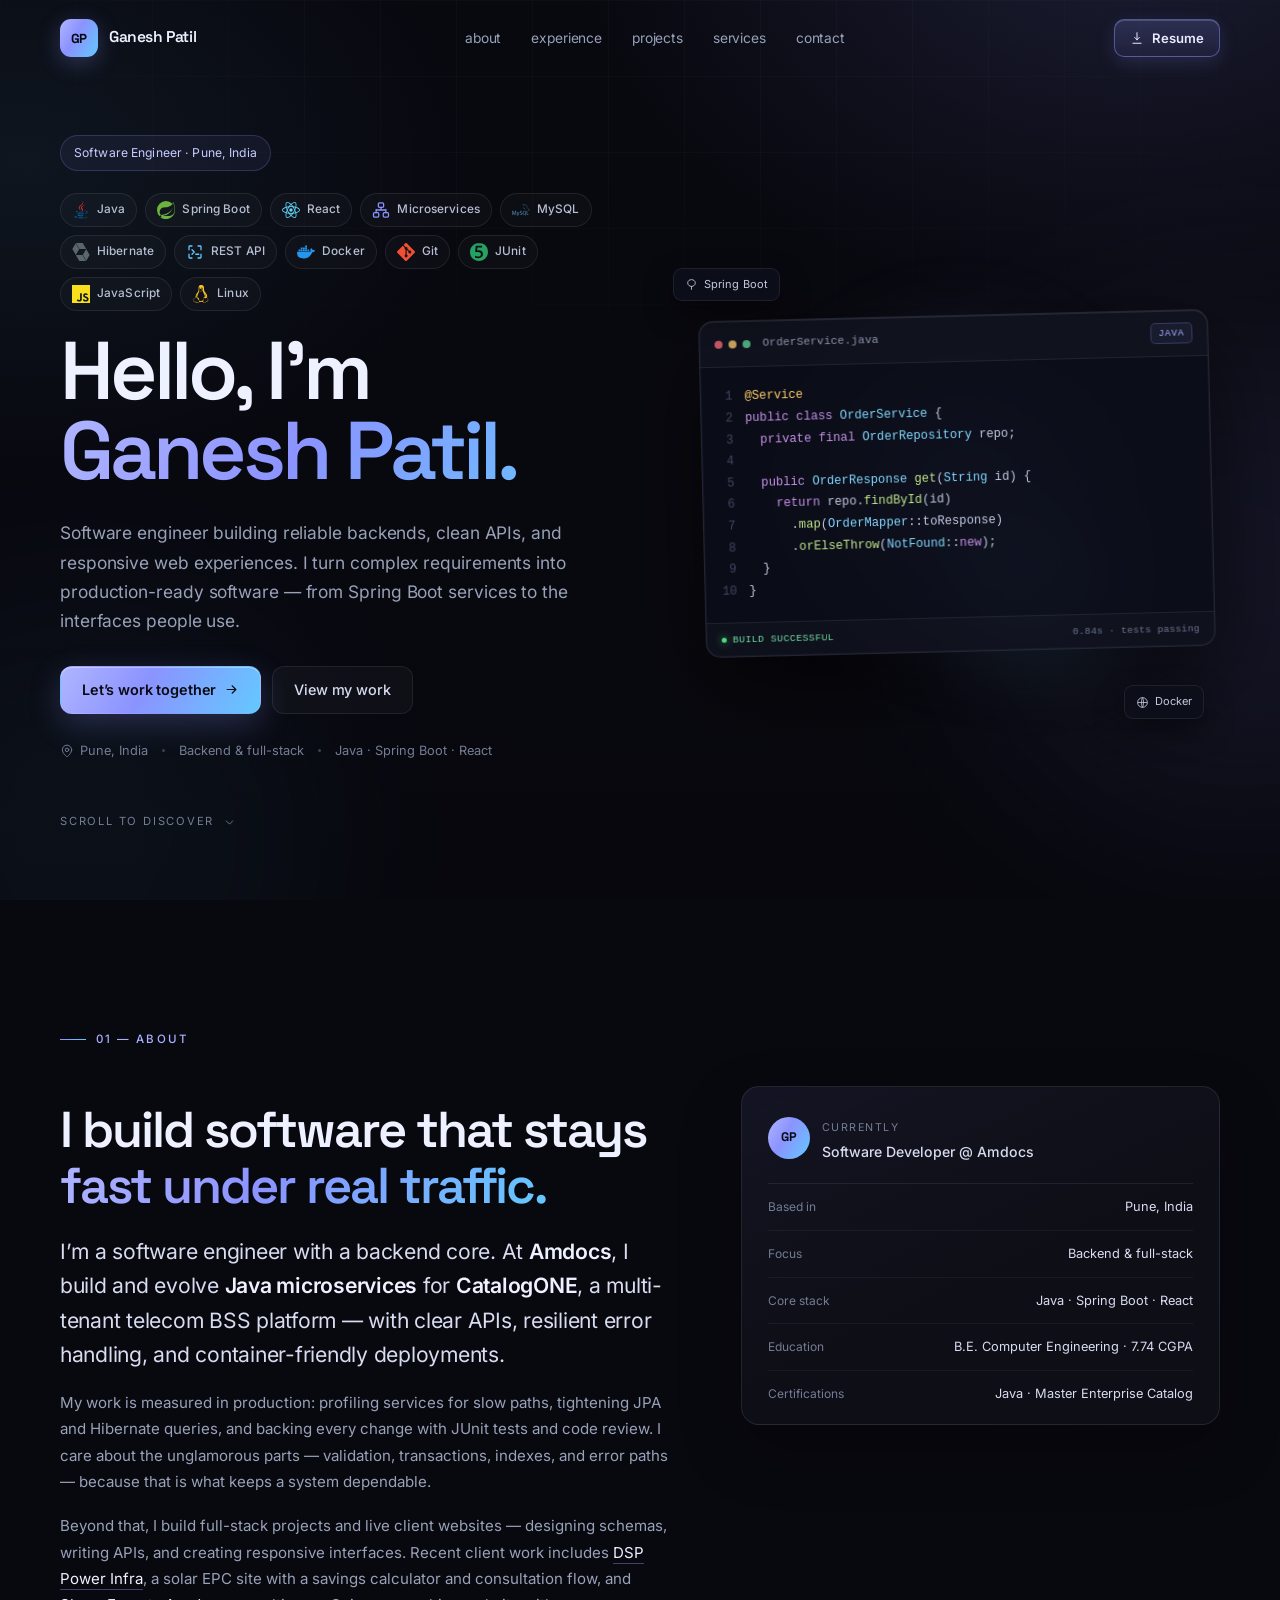
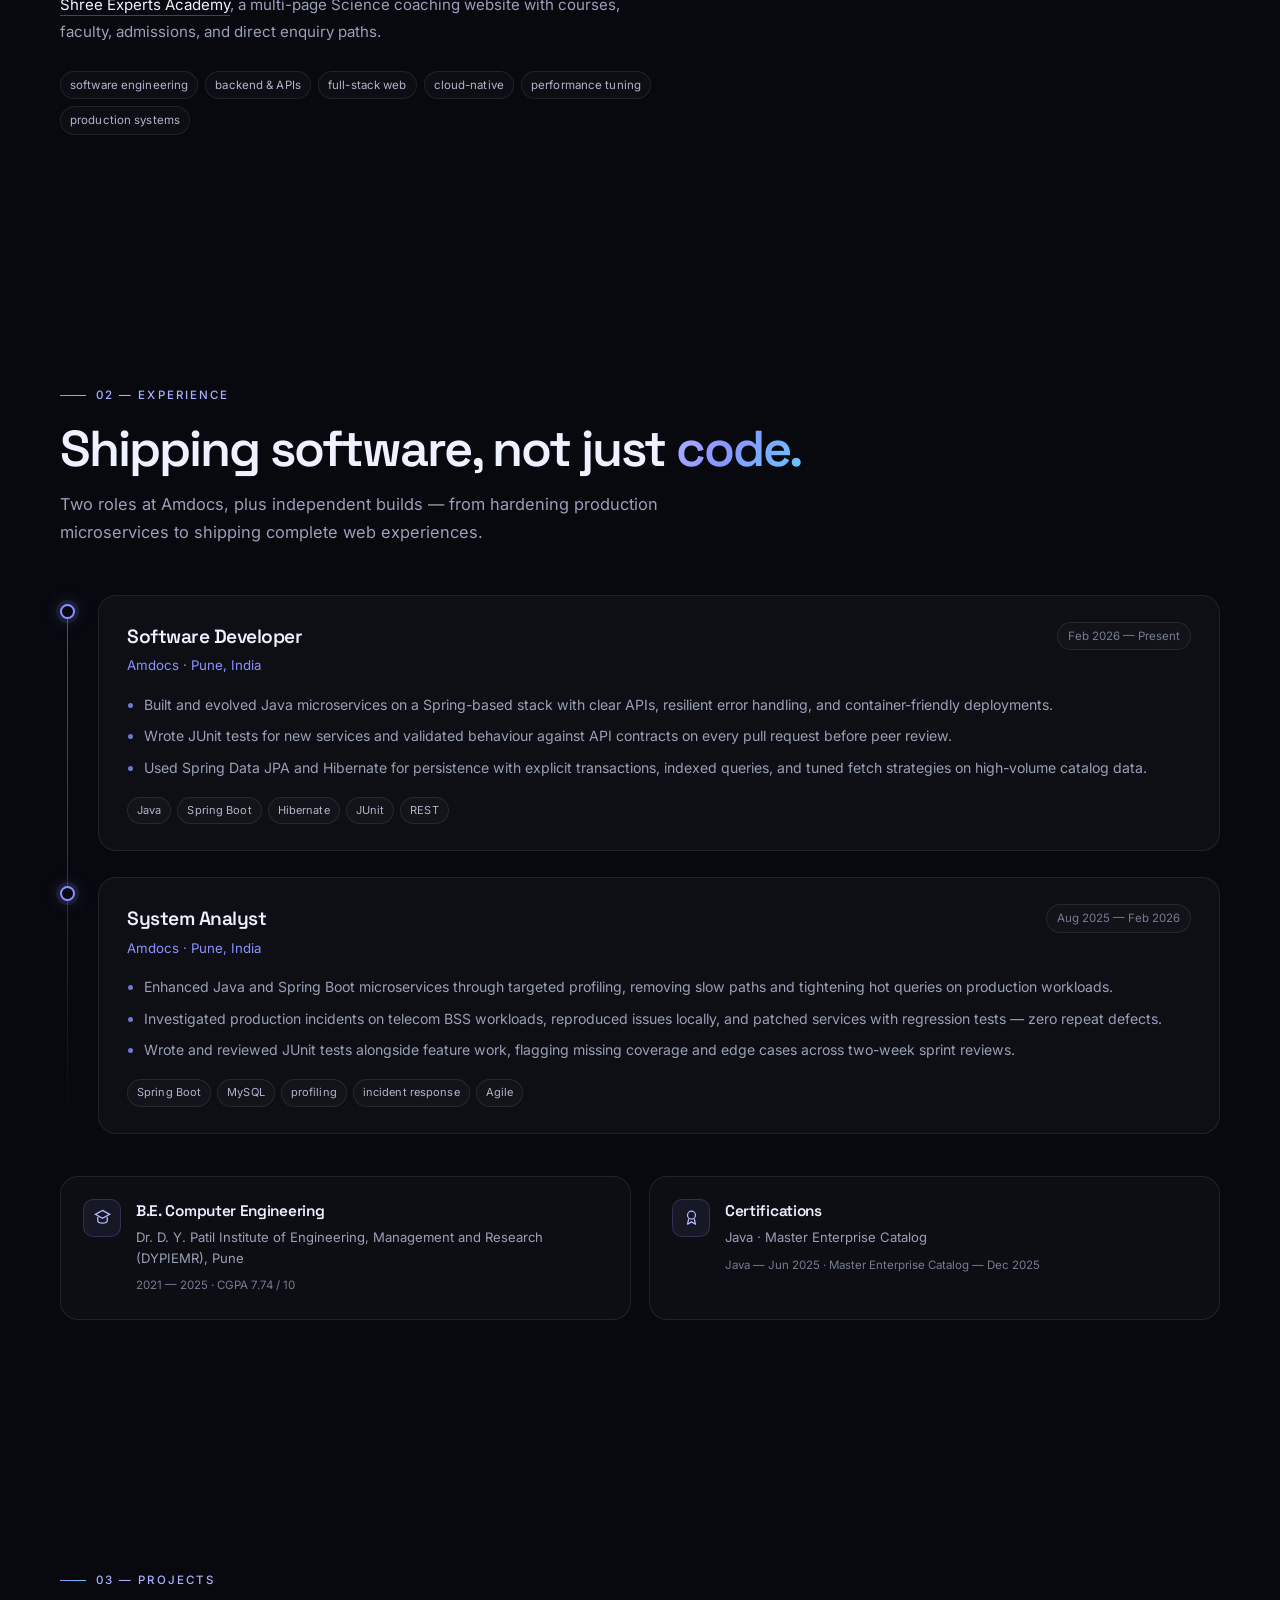
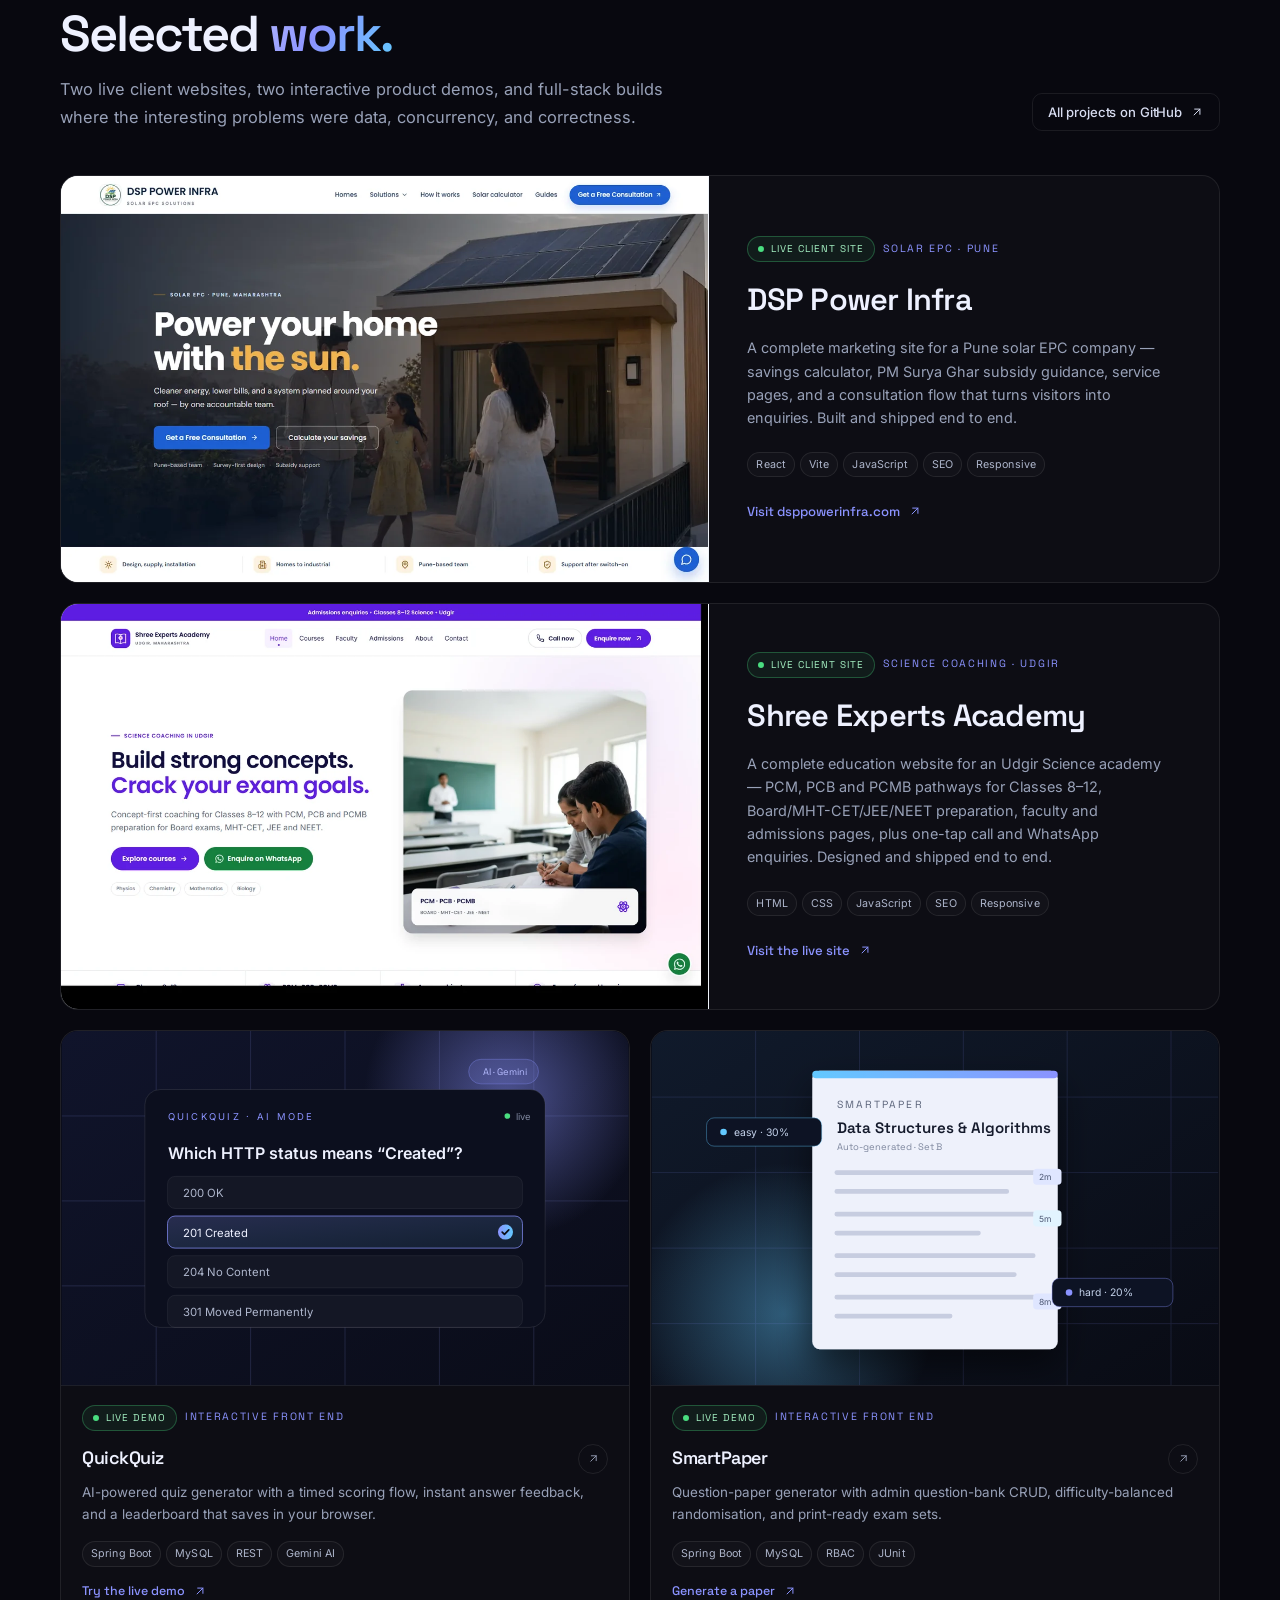
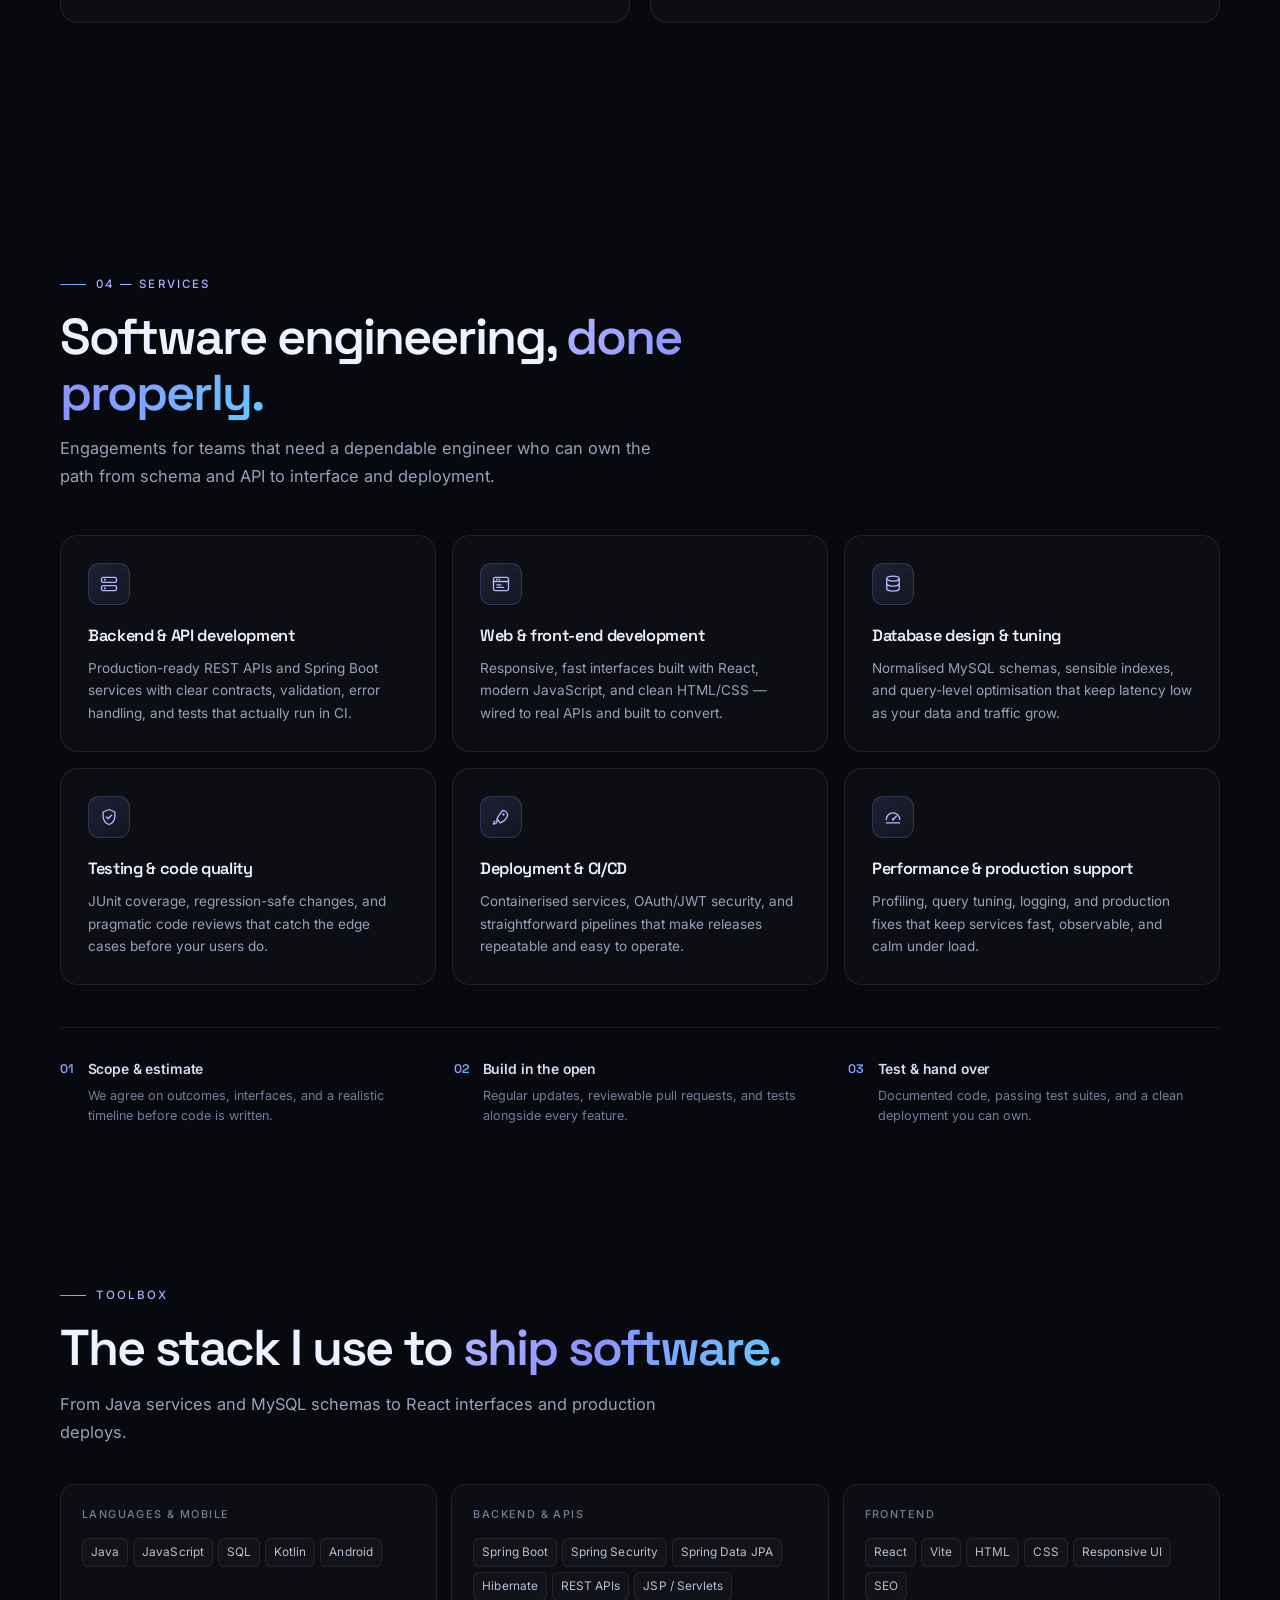
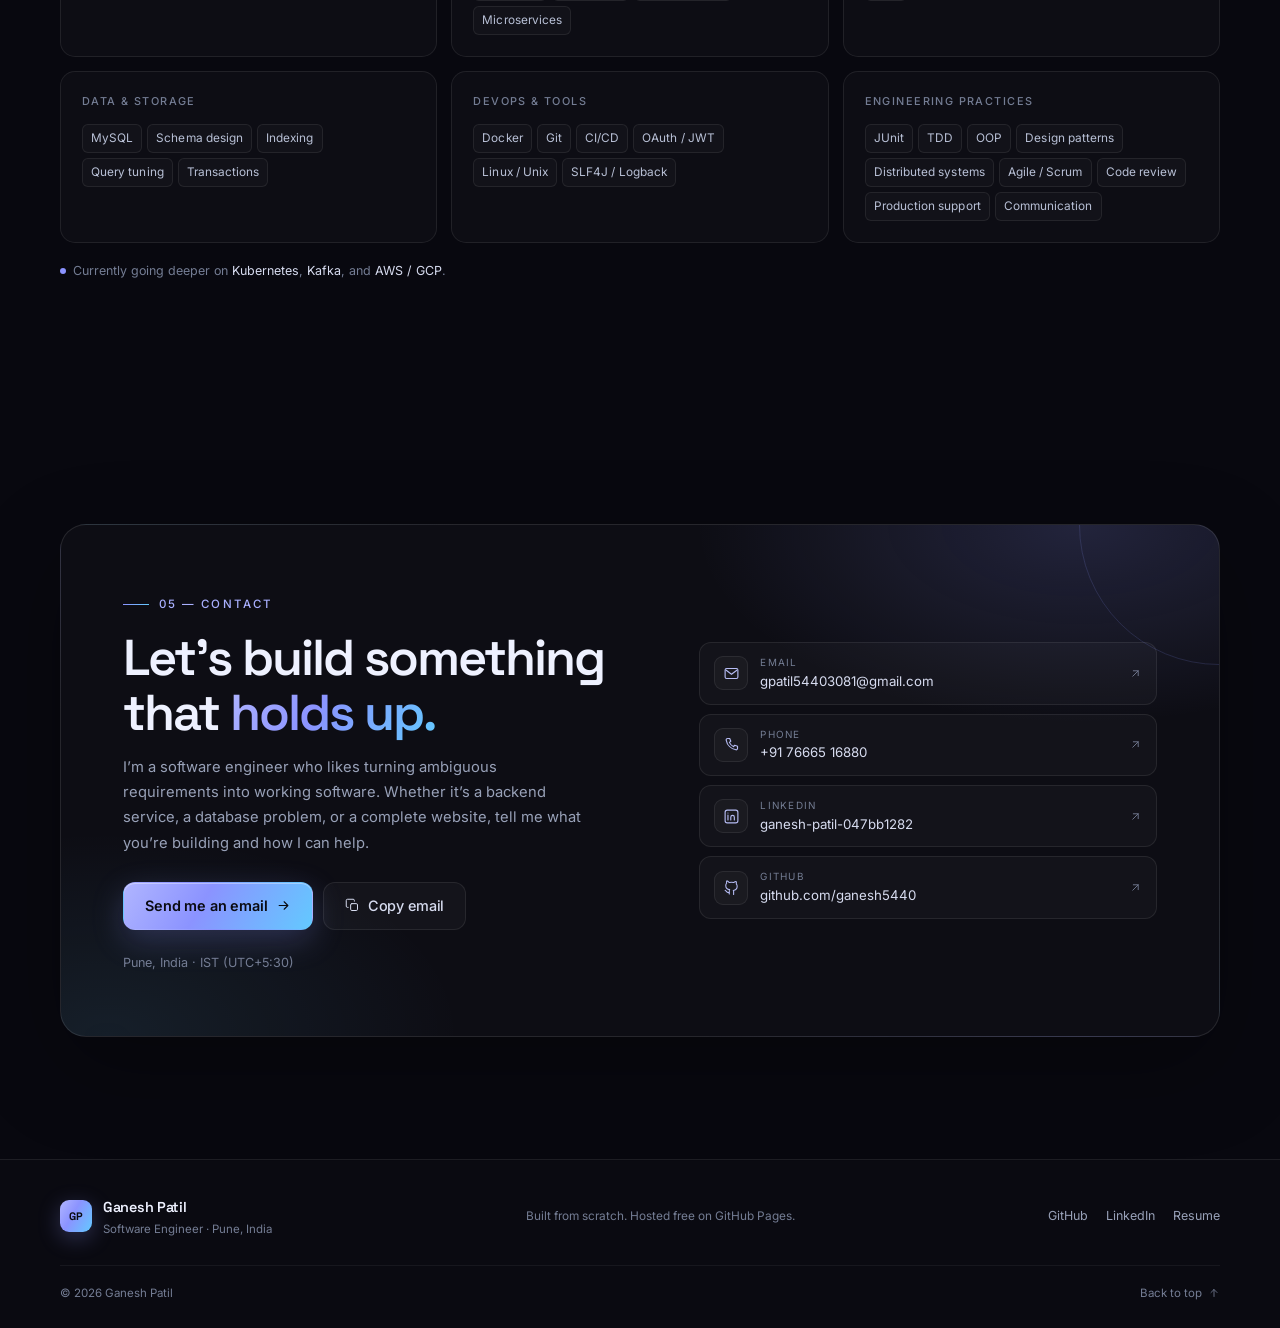
<file: index.html>
<!doctype html>
<html lang="en">
<head>
  <meta charset="utf-8" />
  <meta name="viewport" content="width=device-width, initial-scale=1" />
  <script>document.documentElement.classList.add("js");</script>
  <title>Ganesh Patil — Software Engineer | Java, Spring Boot &amp; Web</title>
  <meta name="description" content="Software engineer in Pune building Java microservices, Spring Boot APIs, and responsive web apps — with live solar and education client sites, plus working QuickQuiz and SmartPaper demos." />
  <meta name="author" content="Ganesh Patil" />
  <meta name="theme-color" content="#08080f" />
  <link rel="canonical" href="https://ganesh5440.github.io/" />
  <link rel="icon" href="assets/favicon.svg" type="image/svg+xml" />
  <link rel="apple-touch-icon" href="assets/favicon.svg" />
  <link rel="preload" href="assets/fonts/space-grotesk-latin.woff2" as="font" type="font/woff2" crossorigin />
  <link rel="preload" href="assets/fonts/inter-latin.woff2" as="font" type="font/woff2" crossorigin />
  <link rel="stylesheet" href="styles.css" />

  <meta property="og:type" content="website" />
  <meta property="og:site_name" content="Ganesh Patil" />
  <meta property="og:title" content="Ganesh Patil — Software Engineer" />
  <meta property="og:description" content="Java microservices, Spring Boot APIs, live client websites, and working QuickQuiz and SmartPaper demos." />
  <meta property="og:url" content="https://ganesh5440.github.io/" />
  <meta property="og:image" content="https://ganesh5440.github.io/assets/img/og.png" />
  <meta property="og:image:width" content="1200" />
  <meta property="og:image:height" content="630" />
  <meta property="og:image:alt" content="Ganesh Patil — Software Engineer, Pune. Java, Spring Boot and web." />
  <meta name="twitter:card" content="summary_large_image" />
  <meta name="twitter:title" content="Ganesh Patil — Software Engineer" />
  <meta name="twitter:description" content="Java microservices, Spring Boot APIs, and full-stack web work." />
  <meta name="twitter:image" content="https://ganesh5440.github.io/assets/img/og.png" />

  <script type="application/ld+json">
  {
    "@context": "https://schema.org",
    "@graph": [
      {
        "@type": "WebSite",
        "@id": "https://ganesh5440.github.io/#website",
        "url": "https://ganesh5440.github.io/",
        "name": "Ganesh Patil — Software Engineer, Pune",
        "inLanguage": "en"
      },
      {
        "@type": "ProfilePage",
        "@id": "https://ganesh5440.github.io/#profile",
        "url": "https://ganesh5440.github.io/",
        "name": "Ganesh Patil — Software Engineer",
        "inLanguage": "en",
        "dateModified": "2026-11-26",
        "isPartOf": { "@id": "https://ganesh5440.github.io/#website" },
        "mainEntity": {
          "@type": "Person",
          "@id": "https://ganesh5440.github.io/#person",
          "name": "Ganesh Patil",
          "givenName": "Ganesh",
          "familyName": "Patil",
          "jobTitle": "Software Engineer",
          "description": "Software engineer building Java microservices, Spring Boot APIs, and responsive web applications.",
          "url": "https://ganesh5440.github.io/",
          "image": "https://ganesh5440.github.io/assets/img/og.png",
          "email": "gpatil54403081@gmail.com",
          "telephone": "+91-7666516880",
          "address": { "@type": "PostalAddress", "addressLocality": "Pune", "addressRegion": "Maharashtra", "addressCountry": "IN" },
          "worksFor": { "@type": "Organization", "name": "Amdocs", "url": "https://www.amdocs.com/" },
          "alumniOf": { "@type": "CollegeOrUniversity", "name": "Dr. D. Y. Patil Institute of Engineering, Management and Research", "url": "https://www.dypiemr.ac.in/" },
          "hasOccupation": {
            "@type": "Occupation",
            "name": "Software Engineer",
            "occupationLocation": { "@type": "City", "name": "Pune" }
          },
          "sameAs": [
            "https://github.com/ganesh5440",
            "https://www.linkedin.com/in/ganesh-patil-047bb1282/"
          ],
          "knowsAbout": ["Java", "Spring Boot", "Microservices", "REST APIs", "MySQL", "Docker", "JUnit", "Hibernate", "React", "JavaScript", "Web Development"]
        }
      }
    ]
  }
  </script>
</head>
<body>
  <a class="skip-link" href="#main">Skip to content</a>
  <div class="page-bg" aria-hidden="true">
    <div class="pg-glow pg-glow-a"></div>
    <div class="pg-glow pg-glow-b"></div>
    <div class="pg-grid"></div>
  </div>

  <header class="site-header" id="site-header">
    <div class="container nav">
      <a class="brand" href="#home" aria-label="Ganesh Patil — home">
        <span class="brand-mark" aria-hidden="true">GP</span>
        <span class="brand-name">Ganesh Patil</span>
      </a>

      <nav class="nav-links" id="nav-links" aria-label="Primary">
        <a href="#about" class="nav-link">about</a>
        <a href="#experience" class="nav-link">experience</a>
        <a href="#projects" class="nav-link">projects</a>
        <a href="#services" class="nav-link">services</a>
        <a href="#contact" class="nav-link">contact</a>
      </nav>

      <div class="nav-actions">
        <a class="btn btn-resume btn-sm nav-resume" href="assets/Ganesh-Patil-Resume.pdf" download="Ganesh-Patil-Resume.pdf" aria-label="Download resume (PDF)">
          <svg class="ico" viewBox="0 0 24 24" aria-hidden="true"><path d="M12 3v12m0 0 4-4m-4 4-4-4M5 21h14"/></svg>
          Resume
        </a>
        <button class="menu-toggle" id="menu-toggle" aria-expanded="false" aria-controls="mobile-menu" aria-label="Open menu">
          <span></span><span></span><span></span>
        </button>
      </div>
    </div>
    <div class="scroll-progress"><span id="scroll-progress"></span></div>

    <nav class="mobile-menu" id="mobile-menu" aria-label="Mobile">
      <a href="#about">About</a>
      <a href="#experience">Experience</a>
      <a href="#projects">Projects</a>
      <a href="#services">Services</a>
      <a href="#contact">Contact</a>
      <a href="assets/Ganesh-Patil-Resume.pdf" download="Ganesh-Patil-Resume.pdf">Resume (PDF)</a>
    </nav>
  </header>

  <main id="main">
    <!-- HERO -->
    <section class="hero" id="home">
      <div class="container hero-grid">
        <div class="hero-copy">
          <span class="status-pill">Software Engineer &middot; Pune, India</span>

          <div class="hero-pills" aria-label="Core technologies and tools">
            <span class="pill" style="--brand:#ed8b00"><img class="pill-logo" src="assets/icons/java.svg" alt="" width="18" height="18">Java</span>
            <span class="pill" style="--brand:#6db33f"><img class="pill-logo" src="assets/icons/spring.svg" alt="" width="18" height="18">Spring Boot</span>
            <span class="pill" style="--brand:#61dafb"><img class="pill-logo" src="assets/icons/react.svg" alt="" width="18" height="18">React</span>
            <span class="pill" style="--brand:#8b93ff"><img class="pill-logo" src="assets/icons/microservices.svg" alt="" width="18" height="18">Microservices</span>
            <span class="pill" style="--brand:#4479a1"><img class="pill-logo" src="assets/icons/mysql.svg" alt="" width="18" height="18">MySQL</span>
            <span class="pill" style="--brand:#a8b4c2"><img class="pill-logo" src="assets/icons/hibernate.svg" alt="" width="18" height="18">Hibernate</span>
            <span class="pill" style="--brand:#63c9ff"><img class="pill-logo" src="assets/icons/rest-api.svg" alt="" width="18" height="18">REST API</span>
            <span class="pill" style="--brand:#2496ed"><img class="pill-logo" src="assets/icons/docker.svg" alt="" width="18" height="18">Docker</span>
            <span class="pill" style="--brand:#f05032"><img class="pill-logo" src="assets/icons/git.svg" alt="" width="18" height="18">Git</span>
            <span class="pill" style="--brand:#25a162"><img class="pill-logo" src="assets/icons/junit5.svg" alt="" width="18" height="18">JUnit</span>
            <span class="pill" style="--brand:#f7df1e"><img class="pill-logo" src="assets/icons/javascript.svg" alt="" width="18" height="18">JavaScript</span>
            <span class="pill" style="--brand:#fcc624"><img class="pill-logo" src="assets/icons/linux.svg" alt="" width="18" height="18">Linux</span>
          </div>

          <h1>
            <span class="hero-hello">Hello, I&rsquo;m</span>
            <span class="hero-name">Ganesh Patil.</span>
          </h1>

          <p class="hero-sub">
            Software engineer building reliable backends, clean APIs, and responsive web experiences.
            I turn complex requirements into production-ready software &mdash; from Spring Boot services to the interfaces people use.
          </p>

          <div class="hero-actions">
            <a class="btn btn-primary" href="mailto:gpatil54403081@gmail.com?subject=Project%20enquiry">
              Let&rsquo;s work together
              <svg class="ico" viewBox="0 0 24 24" aria-hidden="true"><path d="M5 12h14m-6-6 6 6-6 6"/></svg>
            </a>
            <a class="btn btn-ghost" href="#projects">
              View my work
            </a>
          </div>

          <div class="hero-meta">
            <span>
              <svg class="ico" viewBox="0 0 24 24" aria-hidden="true"><path d="M20 10c0 6-8 12-8 12s-8-6-8-12a8 8 0 1 1 16 0Z"/><circle cx="12" cy="10" r="3"/></svg>
              Pune, India
            </span>
            <span class="meta-divider" aria-hidden="true"></span>
            <span>Backend &amp; full-stack</span>
            <span class="meta-divider meta-divider-last" aria-hidden="true"></span>
            <span class="meta-stack">Java &middot; Spring Boot &middot; React</span>
          </div>

          <a class="scroll-hint" href="#about" id="scroll-hint" aria-label="Scroll to about section">
            scroll to discover
            <svg class="ico bounce" viewBox="0 0 24 24" aria-hidden="true"><path d="m6 9 6 6 6-6"/></svg>
          </a>
        </div>

        <div class="hero-visual" id="hero-visual">
          <div class="halo" aria-hidden="true"></div>

          <div class="code-card" id="code-card">
            <div class="code-head">
              <span class="window-dots" aria-hidden="true"><i></i><i></i><i></i></span>
              <span class="code-file">OrderService.java</span>
              <span class="code-badge">java</span>
            </div>
            <pre class="code-body" aria-label="Java service code sample" tabindex="0"><code><span class="ln">1</span><span class="tok-anno">@Service</span>
<span class="ln">2</span><span class="tok-key">public class</span> <span class="tok-type">OrderService</span> {
<span class="ln">3</span>  <span class="tok-key">private final</span> <span class="tok-type">OrderRepository</span> repo;
<span class="ln">4</span>
<span class="ln">5</span>  <span class="tok-key">public</span> <span class="tok-type">OrderResponse</span> <span class="tok-fn">get</span>(<span class="tok-type">String</span> id) {
<span class="ln">6</span>    <span class="tok-key">return</span> repo.<span class="tok-fn">findById</span>(id)
<span class="ln">7</span>      .<span class="tok-fn">map</span>(<span class="tok-type">OrderMapper</span>::toResponse)
<span class="ln">8</span>      .<span class="tok-fn">orElseThrow</span>(<span class="tok-type">NotFound</span>::<span class="tok-key">new</span>);
<span class="ln">9</span>  }
<span class="ln">10</span>}</code></pre>
            <div class="code-foot">
              <span class="build-ok"><i aria-hidden="true"></i> BUILD SUCCESSFUL</span>
              <span class="build-time">0.84s &middot; tests passing</span>
            </div>
          </div>

          <span class="float-chip chip-1"><svg viewBox="0 0 24 24" aria-hidden="true"><path d="M12 3c4 0 7 2.7 7 6 0 3.7-3 6.5-7 6.5S5 12.7 5 9c0-3.3 3-6 7-6Z" fill="none" stroke="currentColor" stroke-width="1.6"/><path d="M12 15.5V21" stroke="currentColor" stroke-width="1.6" stroke-linecap="round"/></svg>Spring Boot</span>
          <span class="float-chip chip-3"><svg viewBox="0 0 24 24" aria-hidden="true"><path d="M3 12h18M12 3c2.5 2.5 2.5 15 0 18M12 3c-2.5 2.5-2.5 15 0 18" fill="none" stroke="currentColor" stroke-width="1.5"/><circle cx="12" cy="12" r="9" fill="none" stroke="currentColor" stroke-width="1.6"/></svg>Docker</span>
        </div>
      </div>
    </section>

    <!-- ABOUT -->
    <section class="section" id="about">
      <div class="container">
        <div class="kicker reveal">01 &mdash; About</div>
        <div class="about-grid">
          <div class="about-copy">
            <h2 class="reveal">I build software that stays <span class="grad-text">fast under real traffic.</span></h2>
            <p class="about-lede reveal" style="--d:80ms">
              I&rsquo;m a software engineer with a backend core. At <strong>Amdocs</strong>, I build and evolve <strong>Java microservices</strong> for <strong>CatalogONE</strong>, a multi-tenant telecom BSS platform &mdash; with clear APIs, resilient error handling, and container-friendly deployments.
            </p>
            <p class="reveal" style="--d:140ms">
              My work is measured in production: profiling services for slow paths, tightening JPA and Hibernate queries, and backing every change with JUnit tests and code review. I care about the unglamorous parts &mdash; validation, transactions, indexes, and error paths &mdash; because that is what keeps a system dependable.
            </p>
            <p class="reveal" style="--d:190ms">
              Beyond that, I build full-stack projects and live client websites &mdash; designing schemas, writing APIs, and creating responsive interfaces. Recent client work includes <a class="text-link" href="https://dsppowerinfra.com/" target="_blank" rel="noopener">DSP Power Infra</a>, a solar EPC site with a savings calculator and consultation flow, and <a class="text-link" href="https://ganesh5440.github.io/shree-experts-academy/" target="_blank" rel="noopener">Shree Experts Academy</a>, a multi-page Science coaching website with courses, faculty, admissions, and direct enquiry paths.
            </p>
            <div class="about-tags reveal" style="--d:240ms">
              <span class="tag">software engineering</span>
              <span class="tag">backend &amp; APIs</span>
              <span class="tag">full-stack web</span>
              <span class="tag">cloud-native</span>
              <span class="tag">performance tuning</span>
              <span class="tag">production systems</span>
            </div>
          </div>

          <aside class="fact-card reveal" style="--d:160ms" aria-label="Quick facts">
            <div class="fact-head">
              <span class="fact-avatar" aria-hidden="true">GP</span>
              <div>
                <span class="fact-hi">Currently</span>
                <strong>Software Developer @ Amdocs</strong>
              </div>
            </div>
            <div class="fact-row">
              <span class="fact-label">Based in</span>
              <span class="fact-value">Pune, India</span>
            </div>
            <div class="fact-row">
              <span class="fact-label">Focus</span>
              <span class="fact-value">Backend &amp; full-stack</span>
            </div>
            <div class="fact-row">
              <span class="fact-label">Core stack</span>
              <span class="fact-value">Java &middot; Spring Boot &middot; React</span>
            </div>
            <div class="fact-row">
              <span class="fact-label">Education</span>
              <span class="fact-value">B.E. Computer Engineering &middot; 7.74 CGPA</span>
            </div>
            <div class="fact-row">
              <span class="fact-label">Certifications</span>
              <span class="fact-value">Java &middot; Master Enterprise Catalog</span>
            </div>
          </aside>
        </div>
      </div>
    </section>

    <!-- EXPERIENCE -->
    <section class="section" id="experience">
      <div class="container">
        <div class="kicker reveal">02 &mdash; Experience</div>
        <h2 class="reveal">Shipping software, not just <span class="grad-text">code.</span></h2>
        <p class="lead reveal" style="--d:80ms">Two roles at Amdocs, plus independent builds &mdash; from hardening production microservices to shipping complete web experiences.</p>

        <div class="timeline">
          <article class="tl-item reveal">
            <span class="tl-dot" aria-hidden="true"></span>
            <div class="tl-card">
              <div class="tl-head">
                <div>
                  <h3>Software Developer</h3>
                  <p class="tl-company">Amdocs &middot; Pune, India</p>
                </div>
                <span class="tl-date">Feb 2026 &mdash; Present</span>
              </div>
              <ul class="tl-bullets">
                <li>Built and evolved Java microservices on a Spring-based stack with clear APIs, resilient error handling, and container-friendly deployments.</li>
                <li>Wrote JUnit tests for new services and validated behaviour against API contracts on every pull request before peer review.</li>
                <li>Used Spring Data JPA and Hibernate for persistence with explicit transactions, indexed queries, and tuned fetch strategies on high-volume catalog data.</li>
              </ul>
              <div class="tl-tags">
                <span class="tag">Java</span><span class="tag">Spring Boot</span><span class="tag">Hibernate</span><span class="tag">JUnit</span><span class="tag">REST</span>
              </div>
            </div>
          </article>

          <article class="tl-item reveal" style="--d:80ms">
            <span class="tl-dot" aria-hidden="true"></span>
            <div class="tl-card">
              <div class="tl-head">
                <div>
                  <h3>System Analyst</h3>
                  <p class="tl-company">Amdocs &middot; Pune, India</p>
                </div>
                <span class="tl-date">Aug 2025 &mdash; Feb 2026</span>
              </div>
              <ul class="tl-bullets">
                <li>Enhanced Java and Spring Boot microservices through targeted profiling, removing slow paths and tightening hot queries on production workloads.</li>
                <li>Investigated production incidents on telecom BSS workloads, reproduced issues locally, and patched services with regression tests &mdash; zero repeat defects.</li>
                <li>Wrote and reviewed JUnit tests alongside feature work, flagging missing coverage and edge cases across two-week sprint reviews.</li>
              </ul>
              <div class="tl-tags">
                <span class="tag">Spring Boot</span><span class="tag">MySQL</span><span class="tag">profiling</span><span class="tag">incident response</span><span class="tag">Agile</span>
              </div>
            </div>
          </article>
        </div>

        <div class="credentials">
          <div class="cred-card reveal">
            <span class="cred-icon" aria-hidden="true">
              <svg viewBox="0 0 24 24"><path d="m12 3 9 5-9 5-9-5 9-5Z" fill="none" stroke="currentColor" stroke-width="1.6"/><path d="M6 11v5c0 1.7 2.7 3 6 3s6-1.3 6-3v-5" fill="none" stroke="currentColor" stroke-width="1.6"/></svg>
            </span>
            <div>
              <h3>B.E. Computer Engineering</h3>
              <p>Dr. D. Y. Patil Institute of Engineering, Management and Research (DYPIEMR), Pune</p>
              <span class="cred-meta">2021 &mdash; 2025 &middot; CGPA 7.74 / 10</span>
            </div>
          </div>
          <div class="cred-card reveal" style="--d:80ms">
            <span class="cred-icon" aria-hidden="true">
              <svg viewBox="0 0 24 24"><circle cx="12" cy="9" r="5" fill="none" stroke="currentColor" stroke-width="1.6"/><path d="m8.5 13.5-1.5 7 5-3 5 3-1.5-7" fill="none" stroke="currentColor" stroke-width="1.6" stroke-linejoin="round"/></svg>
            </span>
            <div>
              <h3>Certifications</h3>
              <p>Java &middot; Master Enterprise Catalog</p>
              <span class="cred-meta">Java &mdash; Jun 2025 &middot; Master Enterprise Catalog &mdash; Dec 2025</span>
            </div>
          </div>
        </div>
      </div>
    </section>

    <!-- PROJECTS -->
    <section class="section" id="projects">
      <div class="container">
        <div class="kicker reveal">03 &mdash; Projects</div>
        <div class="projects-head">
          <div>
            <h2 class="reveal">Selected <span class="grad-text">work.</span></h2>
            <p class="lead reveal" style="--d:80ms">Two live client websites, two interactive product demos, and full-stack builds where the interesting problems were data, concurrency, and correctness.</p>
          </div>
          <a class="btn btn-outline btn-sm reveal" style="--d:120ms" href="https://github.com/ganesh5440" target="_blank" rel="noopener">
            All projects on GitHub
            <svg class="ico" viewBox="0 0 24 24" aria-hidden="true"><path d="M7 17 17 7M8 7h9v9"/></svg>
          </a>
        </div>

        <div class="projects-grid">
          <a class="project-card project-card--featured reveal" href="https://dsppowerinfra.com/" target="_blank" rel="noopener" aria-label="Visit DSP Power Infra, a live client website">
            <div class="project-art">
              <img src="assets/img/dsp-power-infra.webp" width="1200" height="750" loading="lazy" alt="DSP Power Infra homepage: an Indian family on a terrace in front of rooftop solar panels, under the headline 'Power your home with the sun.'" />
            </div>
            <div class="project-body">
              <div class="project-meta">
                <span class="live-status"><span class="live-dot" aria-hidden="true"></span>Live client site</span>
                <span class="project-eyebrow">Solar EPC &middot; Pune</span>
              </div>
              <div class="project-top">
                <h3>DSP Power Infra</h3>
              </div>
              <p class="project-desc">A complete marketing site for a Pune solar EPC company &mdash; savings calculator, PM Surya Ghar subsidy guidance, service pages, and a consultation flow that turns visitors into enquiries. Built and shipped end to end.</p>
              <div class="tags">
                <span class="tag">React</span><span class="tag">Vite</span><span class="tag">JavaScript</span><span class="tag">SEO</span><span class="tag">Responsive</span>
              </div>
              <span class="project-cta">Visit dsppowerinfra.com
                <svg class="ico" viewBox="0 0 24 24" aria-hidden="true"><path d="M7 17 17 7M8 7h9v9"/></svg>
              </span>
            </div>
          </a>

          <a class="project-card project-card--featured reveal" style="--d:80ms" href="https://ganesh5440.github.io/shree-experts-academy/" target="_blank" rel="noopener" aria-label="Visit Shree Experts Academy, a live education website">
            <div class="project-art">
              <img src="assets/img/shree-experts-academy.webp" width="1200" height="750" loading="lazy" alt="Shree Experts Academy homepage: Science coaching in Udgir for Classes 8–12, with PCM, PCB and PCMB preparation." />
            </div>
            <div class="project-body">
              <div class="project-meta">
                <span class="live-status"><span class="live-dot" aria-hidden="true"></span>Live client site</span>
                <span class="project-eyebrow">Science coaching &middot; Udgir</span>
              </div>
              <div class="project-top">
                <h3>Shree Experts Academy</h3>
              </div>
              <p class="project-desc">A complete education website for an Udgir Science academy &mdash; PCM, PCB and PCMB pathways for Classes 8&ndash;12, Board/MHT-CET/JEE/NEET preparation, faculty and admissions pages, plus one-tap call and WhatsApp enquiries. Designed and shipped end to end.</p>
              <div class="tags">
                <span class="tag">HTML</span><span class="tag">CSS</span><span class="tag">JavaScript</span><span class="tag">SEO</span><span class="tag">Responsive</span>
              </div>
              <span class="project-cta">Visit the live site
                <svg class="ico" viewBox="0 0 24 24" aria-hidden="true"><path d="M7 17 17 7M8 7h9v9"/></svg>
              </span>
            </div>
          </a>

          <a class="project-card reveal" style="--d:80ms" href="quickquiz/" target="_blank" rel="noopener" aria-label="Open the QuickQuiz live demo">
            <div class="project-art">
              <svg viewBox="0 0 600 375" role="img" aria-label="QuickQuiz app interface illustration">
                <defs>
                  <linearGradient id="q-bg" x1="0" y1="0" x2="1" y2="1">
                    <stop offset="0" stop-color="#10142b"/><stop offset="1" stop-color="#0a0c18"/>
                  </linearGradient>
                  <linearGradient id="q-accent" x1="0" y1="0" x2="1" y2="0">
                    <stop offset="0" stop-color="#8b93ff"/><stop offset="1" stop-color="#63c9ff"/>
                  </linearGradient>
                  <linearGradient id="q-sel" x1="0" y1="0" x2="1" y2="1">
                    <stop offset="0" stop-color="#8b93ff" stop-opacity=".22"/><stop offset="1" stop-color="#63c9ff" stop-opacity=".08"/>
                  </linearGradient>
                  <radialGradient id="q-glow" cx=".5" cy=".5" r=".5">
                    <stop offset="0" stop-color="#8b93ff" stop-opacity=".5"/><stop offset="1" stop-color="#8b93ff" stop-opacity="0"/>
                  </radialGradient>
                </defs>
                <rect width="600" height="375" fill="url(#q-bg)"/>
                <circle cx="470" cy="70" r="150" fill="url(#q-glow)"/>
                <g opacity=".16" stroke="#9aa4ff" stroke-width="1">
                  <path d="M0 90h600M0 180h600M0 270h600M100 0v375M200 0v375M300 0v375M400 0v375M500 0v375"/>
                </g>
                <rect x="88" y="62" width="424" height="252" rx="16" fill="#0c0f1e" stroke="#ffffff" stroke-opacity=".1"/>
                <g font-family="Inter, sans-serif">
                  <text x="112" y="94" font-size="10" letter-spacing="2.4" fill="#8b93ff">QUICKQUIZ &middot; AI MODE</text>
                  <circle cx="472" cy="90" r="3" fill="#4ade80"/>
                  <text x="481" y="94" font-size="10" fill="#7d859c">live</text>
                  <text x="112" y="136" font-size="17" font-weight="600" fill="#eef1ff">Which HTTP status means &#8220;Created&#8221;?</text>
                  <g font-size="12">
                    <rect x="112" y="154" width="376" height="34" rx="8" fill="#ffffff" fill-opacity=".03" stroke="#ffffff" stroke-opacity=".07"/>
                    <text x="128" y="176" fill="#aeb6cc">200 OK</text>
                    <rect x="112" y="196" width="376" height="34" rx="8" fill="url(#q-sel)" stroke="#8b93ff" stroke-opacity=".75"/>
                    <text x="128" y="218" fill="#eef1ff">201 Created</text>
                    <circle cx="470" cy="213" r="8" fill="url(#q-accent)"/>
                    <path d="m466.5 213 2.4 2.4 4.6-4.8" fill="none" stroke="#0a0c18" stroke-width="1.8" stroke-linecap="round" stroke-linejoin="round"/>
                    <rect x="112" y="238" width="376" height="34" rx="8" fill="#ffffff" fill-opacity=".03" stroke="#ffffff" stroke-opacity=".07"/>
                    <text x="128" y="260" fill="#aeb6cc">204 No Content</text>
                    <rect x="112" y="280" width="376" height="34" rx="8" fill="#ffffff" fill-opacity=".03" stroke="#ffffff" stroke-opacity=".07"/>
                    <text x="128" y="302" fill="#aeb6cc">301 Moved Permanently</text>
                  </g>
                </g>
                <g font-family="Space Grotesk, sans-serif">
                  <rect x="431" y="30" width="74" height="26" rx="13" fill="#8b93ff" fill-opacity=".14" stroke="#8b93ff" stroke-opacity=".35"/>
                  <text x="446" y="47" font-size="10" fill="#b6bcff">AI &middot; Gemini</text>
                </g>
              </svg>
            </div>
            <div class="project-body">
              <div class="project-meta">
                <span class="live-status"><span class="live-dot" aria-hidden="true"></span>Live demo</span>
                <span class="project-eyebrow">Interactive front end</span>
              </div>
              <div class="project-top">
                <h3>QuickQuiz</h3>
                <span class="project-arrow" aria-hidden="true">
                  <svg class="ico" viewBox="0 0 24 24"><path d="M7 17 17 7M8 7h9v9"/></svg>
                </span>
              </div>
              <p class="project-desc">AI-powered quiz generator with a timed scoring flow, instant answer feedback, and a leaderboard that saves in your browser.</p>
              <div class="tags">
                <span class="tag">Spring Boot</span><span class="tag">MySQL</span><span class="tag">REST</span><span class="tag">Gemini AI</span>
              </div>
              <span class="project-cta">Try the live demo
                <svg class="ico" viewBox="0 0 24 24" aria-hidden="true"><path d="M7 17 17 7M8 7h9v9"/></svg>
              </span>
            </div>
          </a>

          <a class="project-card reveal" style="--d:160ms" href="smartpaper/" target="_blank" rel="noopener" aria-label="Open the SmartPaper live demo">
            <div class="project-art">
              <svg viewBox="0 0 600 375" role="img" aria-label="SmartPaper generated question paper illustration">
                <defs>
                  <linearGradient id="s-bg" x1="0" y1="0" x2="1" y2="1">
                    <stop offset="0" stop-color="#101a2b"/><stop offset="1" stop-color="#090b14"/>
                  </linearGradient>
                  <linearGradient id="s-accent" x1="0" y1="0" x2="1" y2="0">
                    <stop offset="0" stop-color="#63c9ff"/><stop offset="1" stop-color="#8b93ff"/>
                  </linearGradient>
                  <radialGradient id="s-glow" cx=".5" cy=".5" r=".5">
                    <stop offset="0" stop-color="#63c9ff" stop-opacity=".4"/><stop offset="1" stop-color="#63c9ff" stop-opacity="0"/>
                  </radialGradient>
                  <filter id="s-shadow" x="-30%" y="-30%" width="160%" height="180%">
                    <feDropShadow dx="0" dy="18" stdDeviation="18" flood-color="#000" flood-opacity=".5"/>
                  </filter>
                </defs>
                <rect width="600" height="375" fill="url(#s-bg)"/>
                <circle cx="140" cy="300" r="160" fill="url(#s-glow)"/>
                <g opacity=".14" stroke="#8b93ff" stroke-width="1">
                  <path d="M0 70h600M0 150h600M0 230h600M0 310h600M110 0v375M220 0v375M330 0v375M440 0v375M550 0v375"/>
                </g>
                <g filter="url(#s-shadow)">
                  <rect x="170" y="42" width="260" height="295" rx="8" fill="#eef1fb"/>
                  <rect x="170" y="42" width="260" height="8" rx="4" fill="url(#s-accent)"/>
                </g>
                <g font-family="Space Grotesk, sans-serif">
                  <text x="196" y="82" font-size="11" letter-spacing="2.2" fill="#5b647a">SMARTPAPER</text>
                  <text x="196" y="108" font-size="16" font-weight="600" fill="#141a2b">Data Structures &amp; Algorithms</text>
                  <text x="196" y="126" font-size="10" fill="#7d869d">Auto-generated &middot; Set B</text>
                </g>
                <g stroke="#c7cde0" stroke-width="5" stroke-linecap="round">
                  <path d="M196 150h208M196 170h180"/>
                  <path d="M196 194h208M196 214h150"/>
                  <path d="M196 238h208M196 258h188"/>
                  <path d="M196 282h208M196 302h120"/>
                </g>
                <g font-family="Inter, sans-serif" font-size="9">
                  <rect x="404" y="146" width="30" height="17" rx="4" fill="#dfe6ff"/>
                  <text x="410" y="158" fill="#4b5672">2m</text>
                  <rect x="404" y="190" width="30" height="17" rx="4" fill="#e2f4ff"/>
                  <text x="410" y="202" fill="#4b5672">5m</text>
                  <rect x="404" y="278" width="30" height="17" rx="4" fill="#dfe6ff"/>
                  <text x="410" y="290" fill="#4b5672">8m</text>
                </g>
                <g font-family="Inter, sans-serif">
                  <rect x="58" y="92" width="122" height="30" rx="8" fill="#0d1324" stroke="#63c9ff" stroke-opacity=".4"/>
                  <circle cx="76" cy="107" r="3.5" fill="#63c9ff"/>
                  <text x="87" y="111" font-size="11" fill="#c4d2ea">easy &middot; 30%</text>
                  <rect x="424" y="262" width="128" height="30" rx="8" fill="#0d1324" stroke="#8b93ff" stroke-opacity=".4"/>
                  <circle cx="442" cy="277" r="3.5" fill="#8b93ff"/>
                  <text x="453" y="281" font-size="11" fill="#c4d2ea">hard &middot; 20%</text>
                </g>
              </svg>
            </div>
            <div class="project-body">
              <div class="project-meta">
                <span class="live-status"><span class="live-dot" aria-hidden="true"></span>Live demo</span>
                <span class="project-eyebrow">Interactive front end</span>
              </div>
              <div class="project-top">
                <h3>SmartPaper</h3>
                <span class="project-arrow" aria-hidden="true">
                  <svg class="ico" viewBox="0 0 24 24"><path d="M7 17 17 7M8 7h9v9"/></svg>
                </span>
              </div>
              <p class="project-desc">Question-paper generator with admin question-bank CRUD, difficulty-balanced randomisation, and print-ready exam sets.</p>
              <div class="tags">
                <span class="tag">Spring Boot</span><span class="tag">MySQL</span><span class="tag">RBAC</span><span class="tag">JUnit</span>
              </div>
              <span class="project-cta">Generate a paper
                <svg class="ico" viewBox="0 0 24 24" aria-hidden="true"><path d="M7 17 17 7M8 7h9v9"/></svg>
              </span>
            </div>
          </a>
        </div>
      </div>
    </section>

    <!-- SERVICES -->
    <section class="section" id="services">
      <div class="container">
        <div class="kicker reveal">04 &mdash; Services</div>
        <div class="services-head">
          <div>
            <h2 class="reveal">Software engineering, <span class="grad-text">done properly.</span></h2>
            <p class="lead reveal" style="--d:80ms">Engagements for teams that need a dependable engineer who can own the path from schema and API to interface and deployment.</p>
          </div>
        </div>

        <div class="services-grid">
          <article class="service-card reveal">
            <span class="service-icon" aria-hidden="true">
              <svg viewBox="0 0 24 24"><rect x="3" y="4" width="18" height="6" rx="2" fill="none" stroke="currentColor" stroke-width="1.6"/><rect x="3" y="14" width="18" height="6" rx="2" fill="none" stroke="currentColor" stroke-width="1.6"/><path d="M7 7h.01M7 17h.01" stroke="currentColor" stroke-width="2.4" stroke-linecap="round"/></svg>
            </span>
            <h3>Backend &amp; API development</h3>
            <p>Production-ready REST APIs and Spring Boot services with clear contracts, validation, error handling, and tests that actually run in CI.</p>
          </article>

          <article class="service-card reveal" style="--d:70ms">
            <span class="service-icon" aria-hidden="true">
              <svg viewBox="0 0 24 24"><rect x="3" y="4" width="18" height="16" rx="2" fill="none" stroke="currentColor" stroke-width="1.6"/><path d="M3 9h18M7 6.5h.01M10 6.5h.01" stroke="currentColor" stroke-width="2" stroke-linecap="round"/><path d="M7 13h5M7 16h8" stroke="currentColor" stroke-width="1.6" stroke-linecap="round"/></svg>
            </span>
            <h3>Web &amp; front-end development</h3>
            <p>Responsive, fast interfaces built with React, modern JavaScript, and clean HTML/CSS &mdash; wired to real APIs and built to convert.</p>
          </article>

          <article class="service-card reveal" style="--d:140ms">
            <span class="service-icon" aria-hidden="true">
              <svg viewBox="0 0 24 24"><ellipse cx="12" cy="5.5" rx="7.5" ry="3" fill="none" stroke="currentColor" stroke-width="1.6"/><path d="M4.5 5.5v6c0 1.7 3.4 3 7.5 3s7.5-1.3 7.5-3v-6M4.5 11.5v6c0 1.7 3.4 3 7.5 3s7.5-1.3 7.5-3v-6" fill="none" stroke="currentColor" stroke-width="1.6"/></svg>
            </span>
            <h3>Database design &amp; tuning</h3>
            <p>Normalised MySQL schemas, sensible indexes, and query-level optimisation that keep latency low as your data and traffic grow.</p>
          </article>

          <article class="service-card reveal" style="--d:210ms">
            <span class="service-icon" aria-hidden="true">
              <svg viewBox="0 0 24 24"><path d="M12 3 5 6v5c0 4.4 3 8.4 7 10 4-1.6 7-5.6 7-10V6l-7-3Z" fill="none" stroke="currentColor" stroke-width="1.6" stroke-linejoin="round"/><path d="m9 12 2 2 4-4" fill="none" stroke="currentColor" stroke-width="1.8" stroke-linecap="round" stroke-linejoin="round"/></svg>
            </span>
            <h3>Testing &amp; code quality</h3>
            <p>JUnit coverage, regression-safe changes, and pragmatic code reviews that catch the edge cases before your users do.</p>
          </article>

          <article class="service-card reveal" style="--d:280ms">
            <span class="service-icon" aria-hidden="true">
              <svg viewBox="0 0 24 24"><path d="M4.5 16.5c-1 1-1.5 2.3-1.5 4 1.7 0 3-.5 4-1.5M9 15l-3 3M14 4c3 0 6 3 6 6-1.5 4.5-5.5 8-9 9l-4-4c1-3.5 4.5-7.5 7-11Z" fill="none" stroke="currentColor" stroke-width="1.6" stroke-linejoin="round"/><circle cx="15" cy="9" r="1.4" fill="currentColor"/></svg>
            </span>
            <h3>Deployment &amp; CI/CD</h3>
            <p>Containerised services, OAuth/JWT security, and straightforward pipelines that make releases repeatable and easy to operate.</p>
          </article>

          <article class="service-card reveal" style="--d:350ms">
            <span class="service-icon" aria-hidden="true">
              <svg viewBox="0 0 24 24"><path d="M4 15a8 8 0 0 1 16 0" fill="none" stroke="currentColor" stroke-width="1.6" stroke-linecap="round"/><path d="m12 15 4-4" stroke="currentColor" stroke-width="1.8" stroke-linecap="round"/><circle cx="12" cy="15" r="1.4" fill="currentColor"/><path d="M4 19h16" stroke="currentColor" stroke-width="1.6" stroke-linecap="round"/></svg>
            </span>
            <h3>Performance &amp; production support</h3>
            <p>Profiling, query tuning, logging, and production fixes that keep services fast, observable, and calm under load.</p>
          </article>
        </div>

        <div class="process reveal">
          <div class="process-step">
            <span class="process-num">01</span>
            <div>
              <h3>Scope &amp; estimate</h3>
              <p>We agree on outcomes, interfaces, and a realistic timeline before code is written.</p>
            </div>
          </div>
          <div class="process-step">
            <span class="process-num">02</span>
            <div>
              <h3>Build in the open</h3>
              <p>Regular updates, reviewable pull requests, and tests alongside every feature.</p>
            </div>
          </div>
          <div class="process-step">
            <span class="process-num">03</span>
            <div>
              <h3>Test &amp; hand over</h3>
              <p>Documented code, passing test suites, and a clean deployment you can own.</p>
            </div>
          </div>
        </div>
      </div>
    </section>

    <!-- SKILLS -->
    <section class="section section-tight" id="skills">
      <div class="container">
        <div class="kicker reveal">Toolbox</div>
        <h2 class="reveal">The stack I use to <span class="grad-text">ship software.</span></h2>
        <p class="lead reveal" style="--d:80ms">From Java services and MySQL schemas to React interfaces and production deploys.</p>
        <div class="skills-grid">
          <div class="skill-group reveal">
            <h3>Languages &amp; mobile</h3>
            <div class="chips">
              <span class="chip">Java</span><span class="chip">JavaScript</span><span class="chip">SQL</span><span class="chip">Kotlin</span><span class="chip">Android</span>
            </div>
          </div>
          <div class="skill-group reveal" style="--d:60ms">
            <h3>Backend &amp; APIs</h3>
            <div class="chips">
              <span class="chip">Spring Boot</span><span class="chip">Spring Security</span><span class="chip">Spring Data JPA</span><span class="chip">Hibernate</span><span class="chip">REST APIs</span><span class="chip">JSP / Servlets</span><span class="chip">Microservices</span>
            </div>
          </div>
          <div class="skill-group reveal" style="--d:120ms">
            <h3>Frontend</h3>
            <div class="chips">
              <span class="chip">React</span><span class="chip">Vite</span><span class="chip">HTML</span><span class="chip">CSS</span><span class="chip">Responsive UI</span><span class="chip">SEO</span>
            </div>
          </div>
          <div class="skill-group reveal" style="--d:180ms">
            <h3>Data &amp; storage</h3>
            <div class="chips">
              <span class="chip">MySQL</span><span class="chip">Schema design</span><span class="chip">Indexing</span><span class="chip">Query tuning</span><span class="chip">Transactions</span>
            </div>
          </div>
          <div class="skill-group reveal" style="--d:240ms">
            <h3>DevOps &amp; tools</h3>
            <div class="chips">
              <span class="chip">Docker</span><span class="chip">Git</span><span class="chip">CI/CD</span><span class="chip">OAuth / JWT</span><span class="chip">Linux / Unix</span><span class="chip">SLF4J / Logback</span>
            </div>
          </div>
          <div class="skill-group reveal" style="--d:300ms">
            <h3>Engineering practices</h3>
            <div class="chips">
              <span class="chip">JUnit</span><span class="chip">TDD</span><span class="chip">OOP</span><span class="chip">Design patterns</span><span class="chip">Distributed systems</span><span class="chip">Agile / Scrum</span><span class="chip">Code review</span><span class="chip">Production support</span><span class="chip">Communication</span>
            </div>
          </div>
        </div>
        <p class="skills-note reveal" style="--d:360ms"><span class="note-dot" aria-hidden="true"></span>Currently going deeper on <span class="note-chip">Kubernetes</span>, <span class="note-chip">Kafka</span>, and <span class="note-chip">AWS / GCP</span>.</p>
      </div>
    </section>

    <!-- CONTACT -->
    <section class="section" id="contact">
      <div class="container">
        <div class="contact-card reveal">
          <div class="contact-grid">
            <div>
              <div class="kicker">05 &mdash; Contact</div>
              <h2>Let&rsquo;s build something that <span class="grad-text">holds up.</span></h2>
              <p>I&rsquo;m a software engineer who likes turning ambiguous requirements into working software. Whether it&rsquo;s a backend service, a database problem, or a complete website, tell me what you&rsquo;re building and how I can help.</p>
              <div class="contact-actions">
                <a class="btn btn-primary" href="mailto:gpatil54403081@gmail.com?subject=Project%20enquiry">
                  Send me an email
                  <svg class="ico" viewBox="0 0 24 24" aria-hidden="true"><path d="M5 12h14m-6-6 6 6-6 6"/></svg>
                </a>
                <button class="btn btn-ghost" id="copy-email" data-email="gpatil54403081@gmail.com" type="button">
                  <svg class="ico" viewBox="0 0 24 24" aria-hidden="true"><rect x="9" y="9" width="11" height="11" rx="2" fill="none" stroke="currentColor" stroke-width="1.6"/><path d="M5 15H4a2 2 0 0 1-2-2V4a2 2 0 0 1 2-2h9a2 2 0 0 1 2 2v1" fill="none" stroke="currentColor" stroke-width="1.6"/></svg>
                  <span id="copy-label">Copy email</span>
                </button>
              </div>
              <p class="availability">Pune, India &middot; IST (UTC+5:30)</p>
            </div>

            <div class="contact-list">
              <a href="mailto:gpatil54403081@gmail.com">
                <span class="contact-ico" aria-hidden="true"><svg viewBox="0 0 24 24"><rect x="3" y="5" width="18" height="14" rx="2" fill="none" stroke="currentColor" stroke-width="1.6"/><path d="m4 7 8 6 8-6" fill="none" stroke="currentColor" stroke-width="1.6"/></svg></span>
                <span class="contact-text"><small>Email</small>gpatil54403081@gmail.com</span>
                <svg class="ico contact-arrow" viewBox="0 0 24 24" aria-hidden="true"><path d="M7 17 17 7M8 7h9v9"/></svg>
              </a>
              <a href="tel:+917666516880">
                <span class="contact-ico" aria-hidden="true"><svg viewBox="0 0 24 24"><path d="M6.5 3.5h3l1.5 4-2 1.5a12 12 0 0 0 6 6l1.5-2 4 1.5v3a2 2 0 0 1-2.2 2A17 17 0 0 1 4.5 5.7 2 2 0 0 1 6.5 3.5Z" fill="none" stroke="currentColor" stroke-width="1.6" stroke-linejoin="round"/></svg></span>
                <span class="contact-text"><small>Phone</small>+91 76665 16880</span>
                <svg class="ico contact-arrow" viewBox="0 0 24 24" aria-hidden="true"><path d="M7 17 17 7M8 7h9v9"/></svg>
              </a>
              <a href="https://www.linkedin.com/in/ganesh-patil-047bb1282/" target="_blank" rel="noopener">
                <span class="contact-ico" aria-hidden="true"><svg viewBox="0 0 24 24"><rect x="3" y="3" width="18" height="18" rx="3" fill="none" stroke="currentColor" stroke-width="1.6"/><path d="M7 10v7M7 7v.01M11 17v-4a2.5 2.5 0 0 1 5 0v4" fill="none" stroke="currentColor" stroke-width="1.6" stroke-linecap="round"/></svg></span>
                <span class="contact-text"><small>LinkedIn</small>ganesh-patil-047bb1282</span>
                <svg class="ico contact-arrow" viewBox="0 0 24 24" aria-hidden="true"><path d="M7 17 17 7M8 7h9v9"/></svg>
              </a>
              <a href="https://github.com/ganesh5440" target="_blank" rel="noopener">
                <span class="contact-ico" aria-hidden="true"><svg viewBox="0 0 24 24"><path d="M9 19c-4 1.5-4-2.5-6-3m12 6v-3.9c0-1 .1-1.4-.5-2 2.8-.3 5.5-1.4 5.5-6a4.6 4.6 0 0 0-1.3-3.2 4.2 4.2 0 0 0-.1-3.2s-1.1-.3-3.5 1.3a12.3 12.3 0 0 0-6.2 0C6.4 2.4 5.3 2.7 5.3 2.7a4.2 4.2 0 0 0-.1 3.2A4.6 4.6 0 0 0 3.9 9c0 4.6 2.7 5.7 5.5 6-.6.6-.6 1.2-.5 2V21" fill="none" stroke="currentColor" stroke-width="1.5" stroke-linecap="round" stroke-linejoin="round"/></svg></span>
                <span class="contact-text"><small>GitHub</small>github.com/ganesh5440</span>
                <svg class="ico contact-arrow" viewBox="0 0 24 24" aria-hidden="true"><path d="M7 17 17 7M8 7h9v9"/></svg>
              </a>
            </div>
          </div>
        </div>
      </div>
    </section>
  </main>

  <footer class="site-footer">
    <div class="container footer-inner">
      <div class="footer-brand">
        <span class="brand-mark brand-mark-sm" aria-hidden="true">GP</span>
        <div>
          <strong>Ganesh Patil</strong>
          <p>Software Engineer &middot; Pune, India</p>
        </div>
      </div>
      <p class="footer-note">Built from scratch. Hosted free on GitHub Pages.</p>
      <div class="footer-links">
        <a href="https://github.com/ganesh5440" target="_blank" rel="noopener me">GitHub</a>
        <a href="https://www.linkedin.com/in/ganesh-patil-047bb1282/" target="_blank" rel="noopener me">LinkedIn</a>
        <a href="assets/Ganesh-Patil-Resume.pdf" download="Ganesh-Patil-Resume.pdf">Resume</a>
      </div>
    </div>
    <div class="container footer-bottom">
      <span>&copy; <span id="year">2026</span> Ganesh Patil</span>
      <a href="#home">Back to top <svg class="ico" viewBox="0 0 24 24" aria-hidden="true"><path d="M12 19V5m-6 6 6-6 6 6"/></svg></a>
    </div>
  </footer>

  <div class="toast" id="toast" role="status" aria-live="polite"></div>
  <script src="script.js" defer></script>
</body>
</html>
</file>
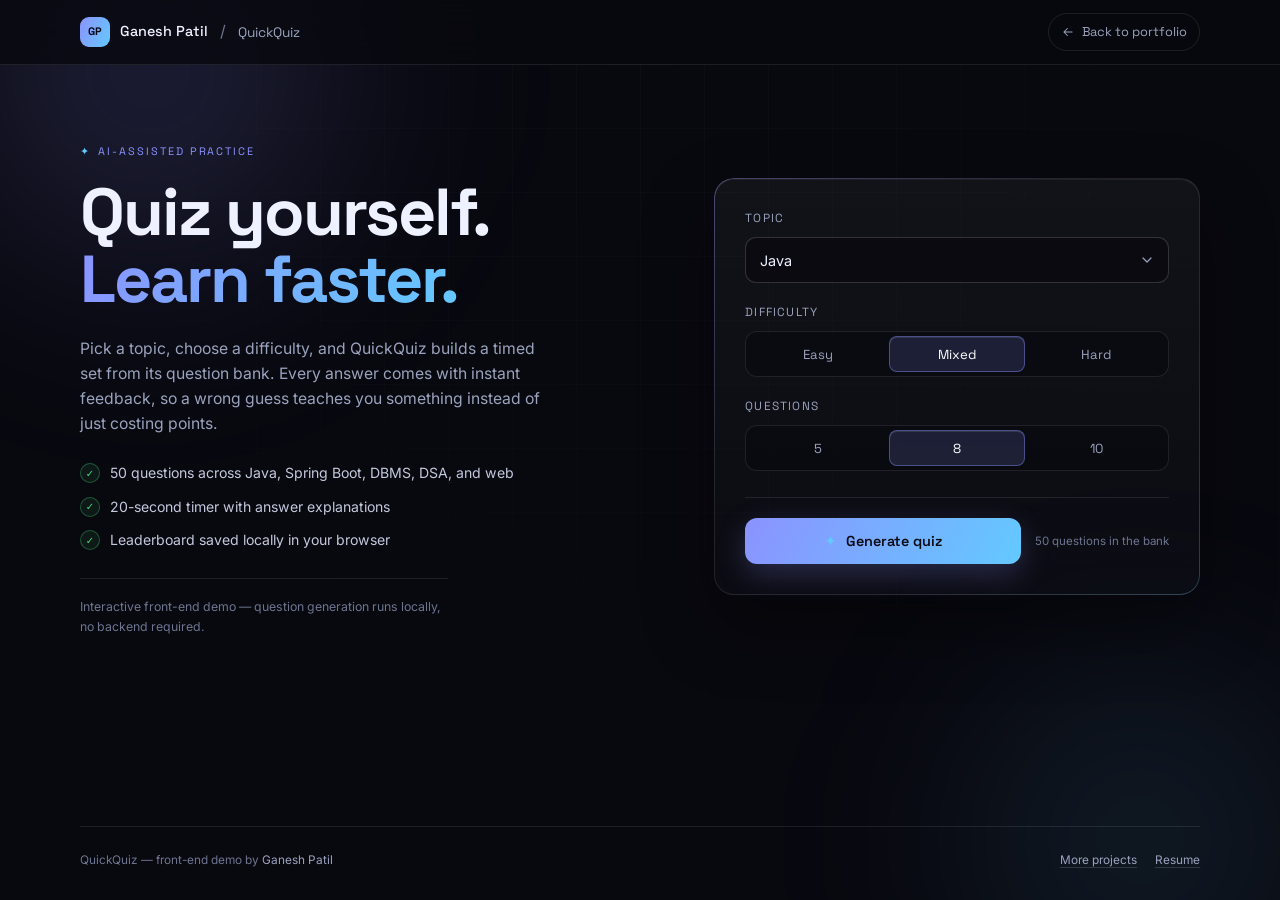
<file: quickquiz/index.html>
<!doctype html>
<html lang="en">
<head>
  <meta charset="utf-8" />
  <meta name="viewport" content="width=device-width, initial-scale=1" />
  <title>QuickQuiz — AI-powered quiz practice | Ganesh Patil</title>
  <meta name="description" content="QuickQuiz demo: pick a topic, take a timed quiz with instant feedback, and save your score to a local leaderboard." />
  <link rel="canonical" href="https://ganesh5440.github.io/quickquiz/" />
  <meta property="og:type" content="website" />
  <meta property="og:site_name" content="Ganesh Patil" />
  <meta property="og:title" content="QuickQuiz — AI-powered quiz practice" />
  <meta property="og:description" content="Pick a topic, take a timed quiz with instant feedback, and save your score to a local leaderboard." />
  <meta property="og:url" content="https://ganesh5440.github.io/quickquiz/" />
  <meta property="og:image" content="https://ganesh5440.github.io/assets/img/og.png" />
  <meta name="twitter:card" content="summary_large_image" />
  <meta name="theme-color" content="#08080f" />
  <link rel="icon" href="../assets/favicon.svg" type="image/svg+xml" />
  <link rel="stylesheet" href="quiz.css" />
</head>
<body>
  <div class="page-bg" aria-hidden="true">
    <div class="glow glow-a"></div>
    <div class="glow glow-b"></div>
    <div class="grid"></div>
  </div>

  <header class="dnav">
    <div class="wrap dnav-inner">
      <a class="dbrand" href="../" aria-label="Ganesh Patil — portfolio home">
        <span class="dbrand-mark" aria-hidden="true">GP</span>
        <span class="dbrand-name">Ganesh Patil</span>
      </a>
      <span class="dnav-sep" aria-hidden="true">/</span>
      <span class="dnav-product">QuickQuiz</span>
      <a class="dnav-back" href="../#projects">
        <svg viewBox="0 0 24 24" aria-hidden="true"><path d="M19 12H5m0 0 6-6m-6 6 6 6"/></svg>
        Back to portfolio
      </a>
    </div>
  </header>

  <main class="wrap app">
    <!-- SETUP -->
    <section class="screen is-active" id="screen-setup" aria-labelledby="setup-title">
      <div class="setup-grid">
        <div class="intro">
          <span class="eyebrow"><span class="spark">✦</span> AI-assisted practice</span>
          <h1 id="setup-title">Quiz yourself.<br /><span class="grad">Learn faster.</span></h1>
          <p class="intro-copy">
            Pick a topic, choose a difficulty, and QuickQuiz builds a timed set from its question bank.
            Every answer comes with instant feedback, so a wrong guess teaches you something instead of just costing points.
          </p>
          <ul class="feature-list">
            <li><span class="tick">✓</span> 50 questions across Java, Spring Boot, DBMS, DSA, and web</li>
            <li><span class="tick">✓</span> 20-second timer with answer explanations</li>
            <li><span class="tick">✓</span> Leaderboard saved locally in your browser</li>
          </ul>
          <p class="demo-note">
            Interactive front-end demo &mdash; question generation runs locally, no backend required.
          </p>
        </div>

        <form class="setup-card" id="setup-form" novalidate>
          <div class="field">
            <label for="topic">Topic</label>
            <div class="select-wrap">
              <select id="topic" name="topic">
                <option value="java">Java</option>
                <option value="spring">Spring Boot</option>
                <option value="dbms">DBMS &amp; SQL</option>
                <option value="dsa">Data structures &amp; algorithms</option>
                <option value="web">Web &amp; HTTP</option>
              </select>
              <svg viewBox="0 0 24 24" aria-hidden="true"><path d="m6 9 6 6 6-6"/></svg>
            </div>
          </div>

          <div class="field">
            <span class="field-label" id="diff-label">Difficulty</span>
            <div class="seg" role="group" aria-labelledby="diff-label" id="difficulty">
              <button type="button" class="seg-btn" data-value="easy">Easy</button>
              <button type="button" class="seg-btn is-on" data-value="mixed" aria-pressed="true">Mixed</button>
              <button type="button" class="seg-btn" data-value="hard">Hard</button>
            </div>
          </div>

          <div class="field">
            <span class="field-label" id="count-label">Questions</span>
            <div class="seg" role="group" aria-labelledby="count-label" id="count">
              <button type="button" class="seg-btn" data-value="5">5</button>
              <button type="button" class="seg-btn is-on" data-value="8" aria-pressed="true">8</button>
              <button type="button" class="seg-btn" data-value="10">10</button>
            </div>
          </div>

          <div class="setup-foot">
            <button class="btn-primary" type="submit" id="start-btn">
              <span class="spark">✦</span> Generate quiz
            </button>
            <span class="setup-meta"><span id="bank-count">50</span> questions in the bank</span>
          </div>
        </form>
      </div>
    </section>

    <!-- GENERATING -->
    <section class="screen" id="screen-generating" aria-labelledby="gen-title" aria-live="polite">
      <div class="gen-card">
        <div class="orb" aria-hidden="true"><span></span><span></span><span></span></div>
        <h2 id="gen-title">Composing your quiz</h2>
        <p class="gen-topic" id="gen-topic">Java · Mixed</p>
        <ul class="gen-steps" id="gen-steps">
          <li data-step="0"><span class="gen-dot"></span> Reading the topic bank</li>
          <li data-step="1"><span class="gen-dot"></span> Balancing difficulty</li>
          <li data-step="2"><span class="gen-dot"></span> Shuffling questions and options</li>
        </ul>
        <div class="gen-bar"><span id="gen-bar-fill"></span></div>
      </div>
    </section>

    <!-- QUIZ -->
    <section class="screen" id="screen-quiz" aria-labelledby="q-text">
      <div class="quiz-head">
        <button class="ghost-btn" type="button" id="quit-btn">
          <svg viewBox="0 0 24 24" aria-hidden="true"><path d="M15 18l-6-6 6-6"/></svg>
          Exit
        </button>
        <div class="quiz-meta">
          <span class="chip" id="quiz-topic">Java</span>
          <span class="chip" id="quiz-diff">Mixed</span>
        </div>
        <div class="quiz-stats">
          <span class="stat-pill"><span class="stat-label">Score</span><strong id="score-live">0</strong></span>
          <span class="stat-pill timer-pill" id="timer-pill"><span class="stat-label">Time</span><strong id="time-live">20s</strong></span>
        </div>
      </div>

      <div class="progress-track" aria-hidden="true"><span id="progress-fill"></span></div>
      <div class="timer-track" aria-hidden="true"><span id="timer-fill"></span></div>

      <div class="question-card">
        <div class="question-top">
          <span class="q-index" id="q-index">Question 1 of 8</span>
          <span class="q-diff" id="q-diff">Medium</span>
        </div>
        <h2 id="q-text">Question text</h2>
        <div class="options" id="options" role="group" aria-labelledby="q-text"></div>

        <div class="feedback" id="feedback" aria-live="polite" hidden>
          <div class="feedback-head">
            <span class="feedback-icon" id="feedback-icon" aria-hidden="true">✓</span>
            <strong id="feedback-title">Correct</strong>
            <span class="feedback-points" id="feedback-points">+1</span>
          </div>
          <p id="feedback-why"></p>
        </div>

        <div class="question-foot">
          <span class="kbd-hint">Tip: press <kbd>1</kbd>&ndash;<kbd>4</kbd> to answer, <kbd>Enter</kbd> to continue</span>
          <button class="btn-primary" type="button" id="next-btn" disabled><span id="next-label">Next question</span>
            <svg class="btn-ico" viewBox="0 0 24 24" aria-hidden="true"><path d="M5 12h14m0 0-6-6m6 6-6 6"/></svg>
          </button>
        </div>
      </div>
    </section>

    <!-- RESULT -->
    <section class="screen" id="screen-result" aria-labelledby="result-title">
      <div class="result-card">
        <div class="result-main">
          <div class="score-ring">
            <svg viewBox="0 0 180 180" aria-hidden="true">
              <circle class="ring-bg" cx="90" cy="90" r="76" />
              <circle class="ring-fg" id="ring-fg" cx="90" cy="90" r="76" />
            </svg>
            <div class="ring-label">
              <strong id="result-pct">0%</strong>
              <span id="result-fraction">0 of 8</span>
            </div>
          </div>
          <div class="result-copy">
            <span class="eyebrow">Quiz complete</span>
            <h2 id="result-title">Nice run.</h2>
            <p id="result-sub">You answered 0 of 8 correctly.</p>
            <div class="result-stats">
              <div><span>Correct</span><strong id="stat-correct">0</strong></div>
              <div><span>Best streak</span><strong id="stat-streak">0</strong></div>
              <div><span>Time</span><strong id="stat-time">0s</strong></div>
            </div>
            <div class="result-actions">
              <button class="btn-primary" type="button" id="again-btn">Play again</button>
              <button class="btn-ghost" type="button" id="change-btn">Change topic</button>
            </div>
          </div>
        </div>

        <div class="result-lower">
          <div class="review">
            <h3>Review</h3>
            <ol id="review-list" class="review-list"></ol>
          </div>

          <aside class="leaderboard">
            <div class="lb-head">
              <h3>Leaderboard</h3>
              <span class="lb-scope" id="lb-scope">Java · Mixed</span>
            </div>
            <form class="save-score" id="save-form">
              <label class="visually-hidden" for="player-name">Your name</label>
              <input id="player-name" name="name" type="text" maxlength="18" placeholder="Your name" autocomplete="off" />
              <button class="btn-ghost btn-tiny" type="submit">Save score</button>
            </form>
            <ol class="lb-list" id="lb-list"></ol>
            <p class="lb-note">Scores are stored in this browser only &mdash; a demo of the leaderboard flow.</p>
          </aside>
        </div>
      </div>
    </section>
  </main>

  <footer class="dfoot wrap">
    <span>QuickQuiz &mdash; front-end demo by <a href="../">Ganesh Patil</a></span>
    <span class="dfoot-links"><a href="../#projects">More projects</a><a href="../assets/Ganesh-Patil-Resume.pdf" download="Ganesh-Patil-Resume.pdf">Resume</a></span>
  </footer>

  <script src="quiz.js"></script>
</body>
</html>
</file>
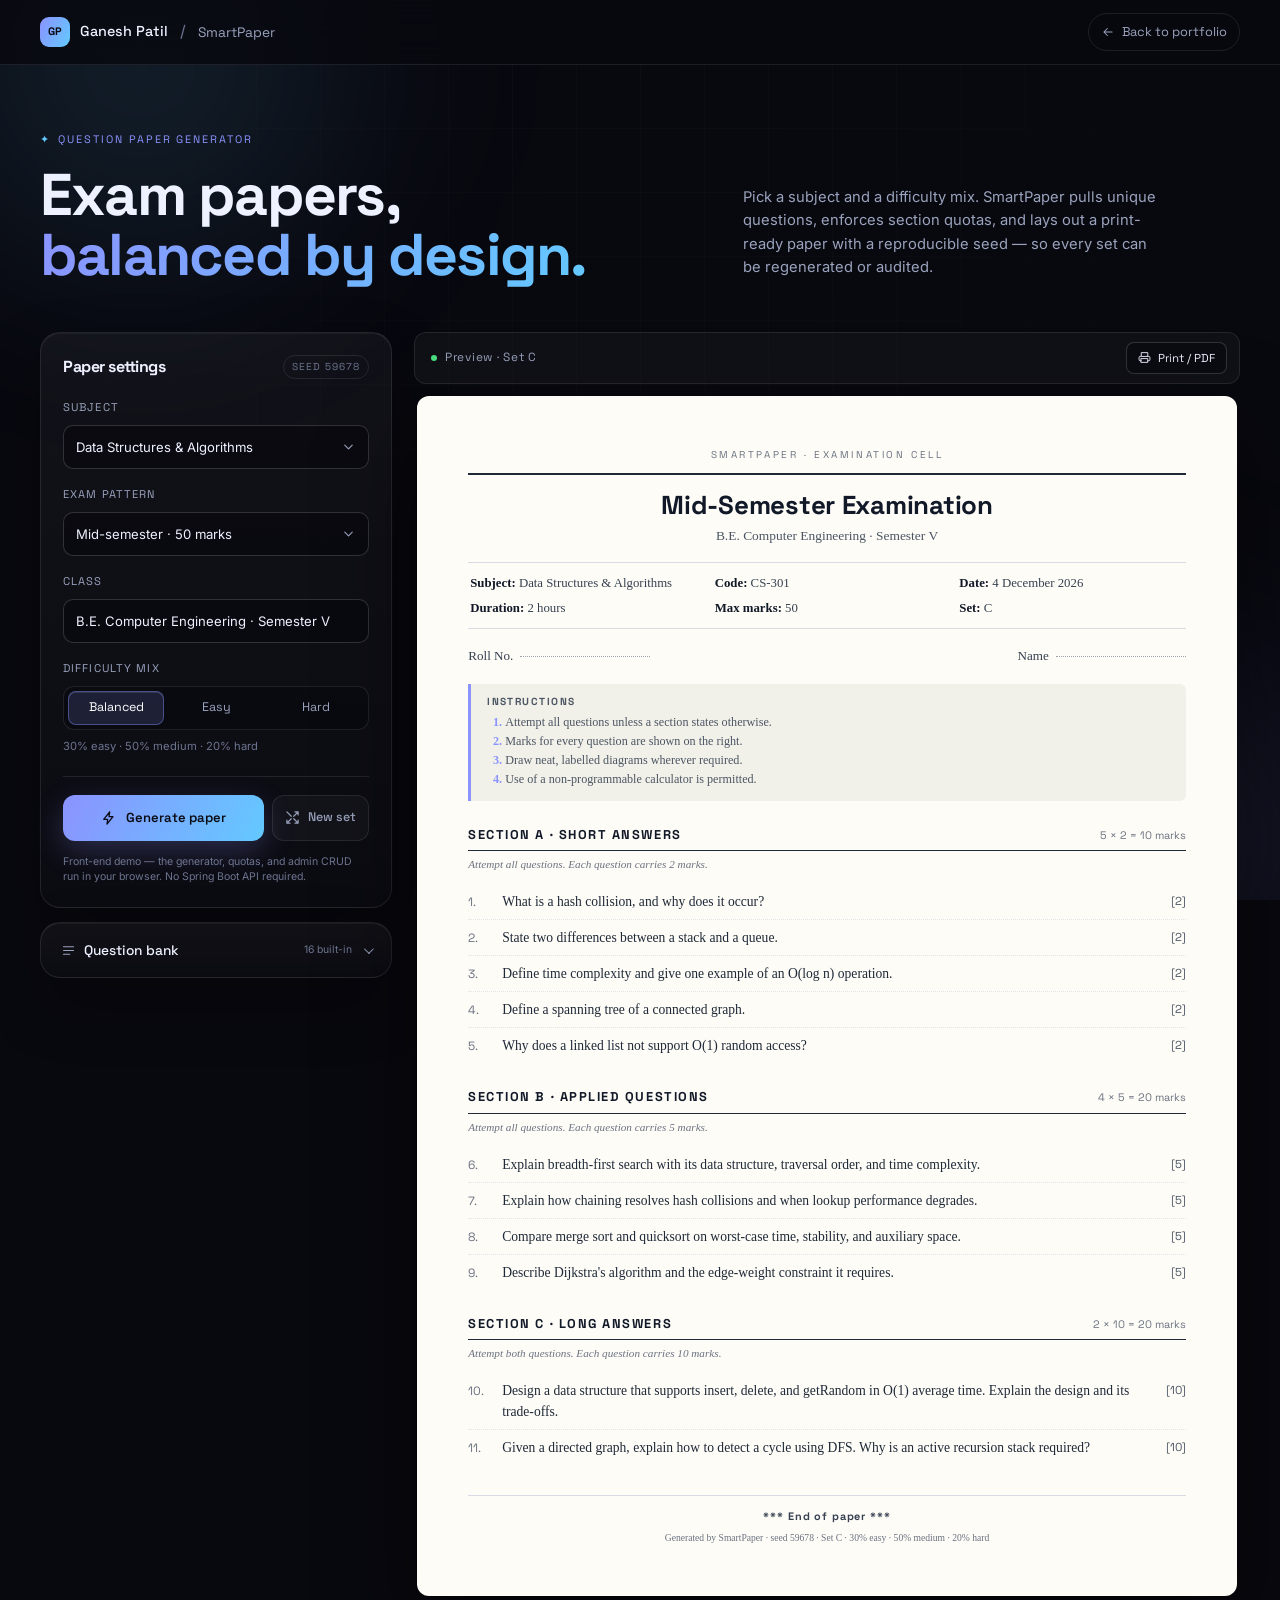
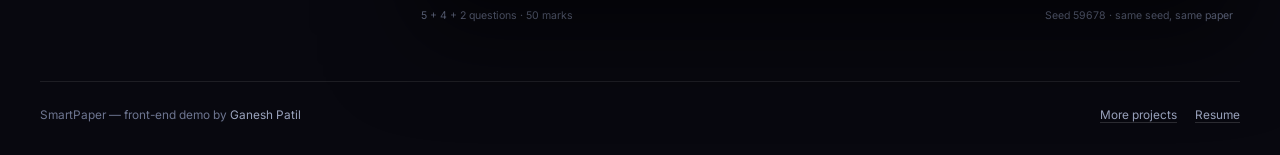
<file: smartpaper/index.html>
<!doctype html>
<html lang="en">
<head>
  <meta charset="utf-8" />
  <meta name="viewport" content="width=device-width, initial-scale=1" />
  <title>SmartPaper — Question paper generator | Ganesh Patil</title>
  <meta name="description" content="SmartPaper demo: generate balanced, printable exam papers from a question bank, with difficulty quotas and an admin panel." />
  <link rel="canonical" href="https://ganesh5440.github.io/smartpaper/" />
  <meta property="og:type" content="website" />
  <meta property="og:site_name" content="Ganesh Patil" />
  <meta property="og:title" content="SmartPaper — Question paper generator" />
  <meta property="og:description" content="Generate balanced, printable exam papers from a question bank, with difficulty quotas and an admin panel." />
  <meta property="og:url" content="https://ganesh5440.github.io/smartpaper/" />
  <meta property="og:image" content="https://ganesh5440.github.io/assets/img/og.png" />
  <meta name="twitter:card" content="summary_large_image" />
  <meta name="theme-color" content="#08080f" />
  <link rel="icon" href="../assets/favicon.svg" type="image/svg+xml" />
  <link rel="stylesheet" href="paper.css" />
</head>
<body>
  <div class="page-bg" aria-hidden="true">
    <div class="glow glow-a"></div>
    <div class="glow glow-b"></div>
    <div class="grid"></div>
  </div>

  <header class="dnav">
    <div class="wrap dnav-inner">
      <a class="dbrand" href="../" aria-label="Ganesh Patil — portfolio home">
        <span class="dbrand-mark" aria-hidden="true">GP</span>
        <span class="dbrand-name">Ganesh Patil</span>
      </a>
      <span class="dnav-sep" aria-hidden="true">/</span>
      <span class="dnav-product">SmartPaper</span>
      <a class="dnav-back" href="../#projects">
        <svg viewBox="0 0 24 24" aria-hidden="true"><path d="M19 12H5m0 0 6-6m-6 6 6 6"/></svg>
        Back to portfolio
      </a>
    </div>
  </header>

  <main class="wrap app">
    <div class="page-head">
      <div>
        <span class="eyebrow"><span class="spark">✦</span> Question paper generator</span>
        <h1>Exam papers,<br /><span class="grad">balanced by design.</span></h1>
      </div>
      <p class="page-lede">
        Pick a subject and a difficulty mix. SmartPaper pulls unique questions, enforces section quotas, and lays out a
        print-ready paper with a reproducible seed &mdash; so every set can be regenerated or audited.
      </p>
    </div>

    <div class="workspace">
      <!-- CONTROLS -->
      <div class="controls">
        <form class="panel setup" id="paper-form">
          <div class="panel-head">
            <h2>Paper settings</h2>
            <span class="seed-chip" id="seed-chip">seed 00000</span>
          </div>

          <div class="field">
            <label for="subject">Subject</label>
            <div class="select-wrap">
              <select id="subject">
                <option value="dsa">Data Structures &amp; Algorithms</option>
                <option value="dbms">Database Management Systems</option>
                <option value="java">Java Programming</option>
                <option value="os">Operating Systems</option>
              </select>
              <svg viewBox="0 0 24 24" aria-hidden="true"><path d="m6 9 6 6 6-6"/></svg>
            </div>
          </div>

          <div class="field">
            <label for="exam">Exam pattern</label>
            <div class="select-wrap">
              <select id="exam">
                <option value="50">Mid-semester &middot; 50 marks</option>
                <option value="70">End-semester &middot; 70 marks</option>
              </select>
              <svg viewBox="0 0 24 24" aria-hidden="true"><path d="m6 9 6 6 6-6"/></svg>
            </div>
          </div>

          <div class="field">
            <label for="class-name">Class</label>
            <input class="text-input" id="class-name" type="text" value="B.E. Computer Engineering · Semester V" maxlength="60" />
          </div>

          <div class="field">
            <span class="field-label" id="mix-label">Difficulty mix</span>
            <div class="seg" role="group" aria-labelledby="mix-label" id="mix">
              <button type="button" class="seg-btn is-on" data-value="balanced" aria-pressed="true">Balanced</button>
              <button type="button" class="seg-btn" data-value="easy" aria-pressed="false">Easy</button>
              <button type="button" class="seg-btn" data-value="hard" aria-pressed="false">Hard</button>
            </div>
            <p class="field-note" id="mix-note">30% easy &middot; 50% medium &middot; 20% hard</p>
          </div>

          <div class="setup-actions">
            <button class="btn-primary" type="submit">
              <svg class="btn-ico" viewBox="0 0 24 24" aria-hidden="true"><path d="M13 3 4 14h6l-1 7 9-11h-6l1-7Z"/></svg>
              Generate paper
            </button>
            <button class="btn-ghost" type="button" id="shuffle-btn" title="Rebuild with a new random seed">
              <svg class="btn-ico" viewBox="0 0 24 24" aria-hidden="true"><path d="M16 3h5v5M21 3l-7 7M8 21H3v-5M3 21l7-7M21 16v5h-5M14 14l7 7M3 3l7 7"/></svg>
              New set
            </button>
          </div>
          <p class="backend-note">
            Front-end demo &mdash; the generator, quotas, and admin CRUD run in your browser. No Spring Boot API required.
          </p>
        </form>

        <details class="panel admin" id="admin">
          <summary>
            <span class="admin-title">
              <svg viewBox="0 0 24 24" aria-hidden="true"><path d="M4 6h16M4 12h16M4 18h10"/></svg>
              Question bank
            </span>
            <span class="admin-count" id="admin-count">16 built-in</span>
          </summary>
          <div class="admin-body">
            <ul class="bank-list" id="bank-list" aria-label="Questions in the current subject"></ul>

            <form class="add-form" id="add-form">
              <h3>Add a question</h3>
              <div class="add-row">
                <div class="select-wrap">
                  <select id="add-marks" aria-label="Marks">
                    <option value="2">2 marks &middot; short</option>
                    <option value="5">5 marks &middot; medium</option>
                    <option value="10">10 marks &middot; long</option>
                  </select>
                  <svg viewBox="0 0 24 24" aria-hidden="true"><path d="m6 9 6 6 6-6"/></svg>
                </div>
                <div class="select-wrap">
                  <select id="add-diff" aria-label="Difficulty">
                    <option value="easy">Easy</option>
                    <option value="medium" selected>Medium</option>
                    <option value="hard">Hard</option>
                  </select>
                  <svg viewBox="0 0 24 24" aria-hidden="true"><path d="m6 9 6 6 6-6"/></svg>
                </div>
              </div>
              <label class="visually-hidden" for="add-text">Question text</label>
              <textarea id="add-text" rows="2" minlength="8" maxlength="240" placeholder="Write a question for the selected subject…" required></textarea>
              <button class="btn-ghost btn-add" type="submit">Add to bank</button>
              <p class="admin-note">Custom questions are saved in this browser and appear in the next generated paper.</p>
            </form>
          </div>
        </details>
      </div>

      <!-- PREVIEW -->
      <div class="preview-col">
        <div class="preview-toolbar">
          <div class="preview-id">
            <span class="live-dot" aria-hidden="true"></span>
            <span id="preview-label">Preview &middot; Set A</span>
          </div>
          <div class="preview-actions">
            <button class="tool-btn" type="button" id="print-btn">
              <svg viewBox="0 0 24 24" aria-hidden="true"><path d="M6 9V3h12v6M6 18H4a2 2 0 0 1-2-2v-4a2 2 0 0 1 2-2h16a2 2 0 0 1 2 2v4a2 2 0 0 1-2 2h-2M6 14h12v7H6z"/></svg>
              Print / PDF
            </button>
          </div>
        </div>

        <article class="sheet" id="paper" aria-label="Generated question paper preview"></article>

        <p class="preview-note">
          <span id="paper-stats">5 + 4 + 2 questions &middot; 50 marks</span>
          <span>Seed <span id="footer-seed">00000</span> &middot; same seed, same paper</span>
        </p>
      </div>
    </div>
  </main>

  <footer class="dfoot wrap">
    <span>SmartPaper &mdash; front-end demo by <a href="../">Ganesh Patil</a></span>
    <span class="dfoot-links"><a href="../#projects">More projects</a><a href="../assets/Ganesh-Patil-Resume.pdf" download="Ganesh-Patil-Resume.pdf">Resume</a></span>
  </footer>

  <script src="paper.js"></script>
</body>
</html>
</file>
<file: styles.css>
/* ============================================================
   Ganesh Patil — portfolio
   Plain CSS. No frameworks, no build step.
   ============================================================ */

@font-face {
  font-family: "Inter";
  src: url("assets/fonts/inter-latin.woff2") format("woff2");
  font-weight: 100 900;
  font-style: normal;
  font-display: swap;
}

@font-face {
  font-family: "Space Grotesk";
  src: url("assets/fonts/space-grotesk-latin.woff2") format("woff2");
  font-weight: 300 700;
  font-style: normal;
  font-display: swap;
}

:root {
  --bg: #08080f;
  --bg-soft: #0c0d17;
  --surface: rgba(255, 255, 255, 0.035);
  --surface-strong: rgba(255, 255, 255, 0.055);
  --border: rgba(255, 255, 255, 0.08);
  --border-strong: rgba(255, 255, 255, 0.14);
  --text: #eef1ff;
  --text-soft: #d7dcf0;
  --muted: #98a1b8;
  --muted-dim: #747d94;
  --primary: #8b93ff;
  --secondary: #63c9ff;
  --green: #4ade80;
  --grad: linear-gradient(120deg, #b0b5ff 0%, #8b93ff 42%, #63c9ff 100%);
  --grad-soft: linear-gradient(135deg, rgba(139, 147, 255, 0.16), rgba(99, 201, 255, 0.06));
  --radius: 18px;
  --radius-lg: 26px;
  --container: 1160px;
  --font-body: "Inter", -apple-system, BlinkMacSystemFont, "Segoe UI", Roboto, sans-serif;
  --font-display: "Space Grotesk", "Inter", sans-serif;
  --font-mono: ui-monospace, SFMono-Regular, "SF Mono", Menlo, Consolas, "Liberation Mono", monospace;
  --ease: cubic-bezier(0.2, 0.65, 0.3, 1);
}

*,
*::before,
*::after {
  box-sizing: border-box;
}

html {
  scroll-behavior: smooth;
  -webkit-text-size-adjust: 100%;
}

body {
  margin: 0;
  background: var(--bg);
  color: var(--text);
  font-family: var(--font-body);
  font-size: 16px;
  line-height: 1.6;
  -webkit-font-smoothing: antialiased;
  -moz-osx-font-smoothing: grayscale;
  overflow-x: hidden;
}

body.menu-open {
  overflow: hidden;
}

::selection {
  background: rgba(139, 147, 255, 0.35);
  color: #fff;
}

::-webkit-scrollbar {
  width: 10px;
  height: 10px;
}
::-webkit-scrollbar-track {
  background: var(--bg);
}
::-webkit-scrollbar-thumb {
  background: #262a3d;
  border: 2px solid var(--bg);
  border-radius: 99px;
}
::-webkit-scrollbar-thumb:hover {
  background: #3a3f5c;
}

a {
  color: inherit;
  text-decoration: none;
}

img,
svg {
  max-width: 100%;
}

h1, h2, h3, h4, p, ul {
  margin: 0;
}

ul {
  padding: 0;
}

button {
  font: inherit;
  color: inherit;
}

:focus-visible {
  outline: 2px solid var(--primary);
  outline-offset: 3px;
  border-radius: 4px;
}

section {
  scroll-margin-top: 90px;
}

.skip-link {
  position: fixed;
  top: -100px;
  left: 16px;
  z-index: 300;
  padding: 10px 16px;
  border-radius: 8px;
  background: var(--primary);
  color: #08080f;
  font-weight: 600;
  transition: top 0.2s;
}
.skip-link:focus {
  top: 16px;
}

/* ---------- background ---------- */

.page-bg {
  position: fixed;
  inset: 0;
  z-index: -2;
  overflow: hidden;
  pointer-events: none;
  background:
    radial-gradient(900px 620px at 88% -8%, rgba(139, 147, 255, 0.14), transparent 62%),
    radial-gradient(700px 500px at 2% 18%, rgba(99, 201, 255, 0.07), transparent 65%),
    linear-gradient(180deg, #08080f 0%, #08080f 60%, #07070d 100%);
}

.pg-glow {
  position: absolute;
  border-radius: 50%;
  filter: blur(110px);
  opacity: 0.5;
}
.pg-glow-a {
  width: 520px;
  height: 520px;
  top: 34%;
  right: -220px;
  background: rgba(139, 147, 255, 0.18);
}
.pg-glow-b {
  width: 480px;
  height: 480px;
  bottom: -180px;
  left: -160px;
  background: rgba(99, 201, 255, 0.1);
}

.pg-grid {
  position: absolute;
  inset: 0;
  background-image:
    linear-gradient(rgba(255, 255, 255, 0.035) 1px, transparent 1px),
    linear-gradient(90deg, rgba(255, 255, 255, 0.035) 1px, transparent 1px);
  background-size: 76px 76px;
  -webkit-mask-image: radial-gradient(ellipse 80% 60% at 50% 0%, #000 25%, transparent 78%);
  mask-image: radial-gradient(ellipse 80% 60% at 50% 0%, #000 25%, transparent 78%);
  opacity: 0.65;
}

/* ---------- layout ---------- */

.container {
  width: min(var(--container), calc(100% - 48px));
  margin-inline: auto;
}

.ico {
  width: 16px;
  height: 16px;
  flex: none;
  fill: none;
  stroke: currentColor;
  stroke-width: 1.7;
  stroke-linecap: round;
  stroke-linejoin: round;
}

.grad-text {
  background: var(--grad);
  -webkit-background-clip: text;
  background-clip: text;
  -webkit-text-fill-color: transparent;
  color: transparent;
}

/* ---------- header / nav ---------- */

.site-header {
  position: fixed;
  inset: 0 0 auto;
  z-index: 100;
  border-bottom: 1px solid transparent;
  transition: background 0.35s ease, border-color 0.35s ease, backdrop-filter 0.35s ease;
}
.site-header.scrolled,
.site-header.menu-open {
  background: rgba(7, 7, 13, 0.78);
  -webkit-backdrop-filter: blur(18px) saturate(140%);
  backdrop-filter: blur(18px) saturate(140%);
  border-bottom-color: var(--border);
}

.nav {
  height: 76px;
  display: flex;
  align-items: center;
  justify-content: space-between;
  gap: 24px;
}

.brand {
  display: inline-flex;
  align-items: center;
  gap: 11px;
  flex: none;
}

.brand-mark {
  width: 38px;
  height: 38px;
  border-radius: 11px;
  display: grid;
  place-items: center;
  background: var(--grad);
  color: #090a12;
  font-family: var(--font-display);
  font-size: 0.82rem;
  font-weight: 700;
  letter-spacing: -0.03em;
  box-shadow: 0 6px 22px rgba(139, 147, 255, 0.28);
}

.brand-name {
  font-family: var(--font-display);
  font-size: 0.98rem;
  font-weight: 600;
  letter-spacing: -0.025em;
}

.nav-links {
  display: flex;
  align-items: center;
  gap: 30px;
}

.nav-link {
  font-size: 0.86rem;
  color: var(--muted);
  letter-spacing: -0.01em;
  transition: color 0.2s;
  position: relative;
}
.nav-link::after {
  content: "";
  position: absolute;
  left: 0;
  right: 0;
  bottom: -7px;
  height: 1.5px;
  border-radius: 2px;
  background: var(--grad);
  transform: scaleX(0);
  transform-origin: left;
  transition: transform 0.25s var(--ease);
}
.nav-link:hover {
  color: var(--text);
}
.nav-link.active {
  color: var(--text);
}
.nav-link.active::after {
  transform: scaleX(1);
}

.nav-actions {
  display: flex;
  align-items: center;
  gap: 12px;
}

.scroll-progress {
  position: absolute;
  left: 0;
  right: 0;
  bottom: -1px;
  height: 2px;
  overflow: hidden;
  pointer-events: none;
}
.scroll-progress span {
  display: block;
  height: 100%;
  background: var(--grad);
  transform: scaleX(0);
  transform-origin: left center;
}

.menu-toggle {
  display: none;
  width: 42px;
  height: 42px;
  padding: 0;
  align-items: center;
  justify-content: center;
  flex-direction: column;
  gap: 5px;
  background: transparent;
  border: 1px solid var(--border);
  border-radius: 11px;
  cursor: pointer;
}
.menu-toggle span {
  display: block;
  width: 17px;
  height: 1.5px;
  background: var(--text-soft);
  border-radius: 2px;
  transition: transform 0.25s var(--ease), opacity 0.2s;
}
.menu-toggle[aria-expanded="true"] span:nth-child(1) {
  transform: translateY(6.5px) rotate(45deg);
}
.menu-toggle[aria-expanded="true"] span:nth-child(2) {
  opacity: 0;
}
.menu-toggle[aria-expanded="true"] span:nth-child(3) {
  transform: translateY(-6.5px) rotate(-45deg);
}

.mobile-menu {
  position: fixed;
  top: 86px;
  left: 16px;
  right: 16px;
  z-index: 99;
  display: grid;
  gap: 4px;
  padding: 10px;
  border: 1px solid var(--border);
  border-radius: 16px;
  background: #0b0c15;
  -webkit-backdrop-filter: blur(20px);
  backdrop-filter: blur(20px);
  box-shadow: 0 24px 60px rgba(0, 0, 0, 0.55);
  opacity: 0;
  visibility: hidden;
  transform: translateY(-8px);
  transition: opacity 0.22s, transform 0.22s var(--ease), visibility 0.22s;
}
.mobile-menu.open {
  opacity: 1;
  visibility: visible;
  transform: none;
}
.mobile-menu a {
  padding: 12px 14px;
  border-radius: 10px;
  font-size: 0.95rem;
  color: var(--text-soft);
}
.mobile-menu a:hover {
  background: rgba(255, 255, 255, 0.05);
}
.mobile-menu a:last-child {
  margin-top: 6px;
  border-top: 1px solid var(--border);
  border-radius: 0 0 10px 10px;
  color: var(--primary);
}

/* ---------- buttons ---------- */

.btn {
  display: inline-flex;
  align-items: center;
  justify-content: center;
  gap: 8px;
  height: 48px;
  padding: 0 21px;
  border: 1px solid transparent;
  border-radius: 12px;
  font-size: 0.9rem;
  font-weight: 500;
  letter-spacing: -0.01em;
  white-space: nowrap;
  cursor: pointer;
  transition: transform 0.22s var(--ease), background 0.22s, border-color 0.22s, box-shadow 0.22s, color 0.22s;
}
.btn .ico {
  width: 15px;
  height: 15px;
  transition: transform 0.22s var(--ease);
}
.btn:hover .ico {
  transform: translateX(2px);
}

.btn-primary {
  background: var(--grad);
  color: #0a0b12;
  font-weight: 600;
  box-shadow: 0 10px 32px rgba(139, 147, 255, 0.24), inset 0 1px 0 rgba(255, 255, 255, 0.35);
}
.btn-primary:hover {
  transform: translateY(-2px);
  box-shadow: 0 16px 42px rgba(139, 147, 255, 0.32), inset 0 1px 0 rgba(255, 255, 255, 0.35);
}

.btn-ghost {
  background: rgba(255, 255, 255, 0.03);
  border-color: var(--border);
  color: var(--text-soft);
}
.btn-ghost:hover {
  background: rgba(255, 255, 255, 0.06);
  border-color: var(--border-strong);
  transform: translateY(-2px);
}

.btn-outline {
  background: transparent;
  border-color: var(--border);
  color: var(--text-soft);
}
.btn-outline:hover {
  border-color: rgba(139, 147, 255, 0.5);
  color: var(--text);
  background: rgba(139, 147, 255, 0.06);
}

.btn-resume {
  background: linear-gradient(180deg, rgba(139, 147, 255, 0.2), rgba(139, 147, 255, 0.09));
  border-color: rgba(139, 147, 255, 0.45);
  color: #e8eaff;
  font-weight: 600;
  letter-spacing: 0.005em;
  box-shadow: inset 0 1px 0 rgba(255, 255, 255, 0.16), 0 6px 18px rgba(139, 147, 255, 0.16);
}
.btn-resume:hover {
  background: linear-gradient(180deg, rgba(139, 147, 255, 0.3), rgba(139, 147, 255, 0.15));
  border-color: rgba(139, 147, 255, 0.72);
  color: #fff;
  transform: translateY(-1px);
  box-shadow: inset 0 1px 0 rgba(255, 255, 255, 0.2), 0 10px 26px rgba(139, 147, 255, 0.28);
}
.btn-resume:hover .ico {
  transform: translateY(2px);
}

.btn-sm {
  height: 38px;
  padding: 0 15px;
  font-size: 0.82rem;
  border-radius: 10px;
}
.btn-sm .ico {
  width: 14px;
  height: 14px;
}

/* ---------- hero ---------- */

.hero {
  min-height: 100svh;
  display: flex;
  align-items: center;
  padding: 132px 0 64px;
  position: relative;
}

.hero-grid {
  display: grid;
  grid-template-columns: minmax(0, 1.04fr) minmax(0, 0.96fr);
  gap: clamp(36px, 5vw, 68px);
  align-items: center;
}

.status-pill {
  display: inline-flex;
  align-items: center;
  gap: 8px;
  padding: 7px 13px;
  border: 1px solid rgba(139, 147, 255, 0.22);
  border-radius: 999px;
  background: rgba(139, 147, 255, 0.07);
  font-size: 0.76rem;
  color: #c7ccff;
  letter-spacing: 0.01em;
}

.status-dot {
  width: 7px;
  height: 7px;
  flex: none;
  border-radius: 50%;
  background: var(--green);
  box-shadow: 0 0 0 0 rgba(74, 222, 128, 0.5);
  animation: pulse 2.4s ease-out infinite;
}

@keyframes pulse {
  0% { box-shadow: 0 0 0 0 rgba(74, 222, 128, 0.45); }
  70% { box-shadow: 0 0 0 7px rgba(74, 222, 128, 0); }
  100% { box-shadow: 0 0 0 0 rgba(74, 222, 128, 0); }
}

.hero-pills {
  display: flex;
  flex-wrap: wrap;
  gap: 8px;
  margin-top: 22px;
}

.pill {
  display: inline-flex;
  align-items: center;
  gap: 7px;
  min-height: 34px;
  padding: 6px 11px;
  border: 1px solid var(--border);
  border-radius: 999px;
  background: rgba(255, 255, 255, 0.025);
  font-size: 0.74rem;
  font-weight: 500;
  color: #b6bfd3;
  letter-spacing: 0.01em;
  transition: transform 180ms ease, border-color 180ms ease, background 180ms ease, color 180ms ease;
}

.pill:hover {
  transform: translateY(-2px);
  border-color: color-mix(in srgb, var(--brand) 52%, var(--border));
  background: color-mix(in srgb, var(--brand) 8%, rgba(255, 255, 255, 0.025));
  color: var(--text);
}

.pill-logo {
  width: 18px;
  height: 18px;
  flex: none;
  object-fit: contain;
}

.hero h1 {
  margin-top: 20px;
  font-family: var(--font-display);
  font-size: clamp(3.15rem, 6.4vw, 5.5rem);
  font-weight: 600;
  line-height: 0.98;
  letter-spacing: -0.048em;
}

.hero-hello {
  display: block;
  color: var(--text);
}

.hero-name {
  display: block;
  background: var(--grad);
  -webkit-background-clip: text;
  background-clip: text;
  -webkit-text-fill-color: transparent;
  color: transparent;
  padding-bottom: 0.06em;
}

.hero-sub {
  margin-top: 22px;
  max-width: 520px;
  font-size: clamp(0.98rem, 1.4vw, 1.08rem);
  line-height: 1.7;
  color: var(--muted);
  letter-spacing: -0.005em;
}

.hero-actions {
  display: flex;
  flex-wrap: wrap;
  gap: 11px;
  margin-top: 30px;
}

.hero-meta {
  display: flex;
  flex-wrap: wrap;
  align-items: center;
  gap: 10px 14px;
  margin-top: 27px;
  font-size: 0.8rem;
  color: var(--muted-dim);
}
.hero-meta > span {
  display: inline-flex;
  align-items: center;
  gap: 6px;
}
.hero-meta .ico {
  width: 14px;
  height: 14px;
}
.meta-divider {
  width: 3px;
  height: 3px;
  border-radius: 50%;
  background: #3a4058;
}

.scroll-hint {
  display: inline-flex;
  align-items: center;
  gap: 9px;
  margin-top: 52px;
  font-size: 0.7rem;
  text-transform: uppercase;
  letter-spacing: 0.16em;
  color: var(--muted-dim);
  transition: color 0.2s, opacity 0.4s;
}
.scroll-hint:hover {
  color: var(--muted);
}
.scroll-hint .ico {
  width: 13px;
  height: 13px;
}

.bounce {
  animation: bounce 2s ease-in-out infinite;
}
@keyframes bounce {
  0%, 100% { transform: translateY(0); }
  50% { transform: translateY(4px); }
}

/* hero visual */

.hero-visual {
  position: relative;
  display: grid;
  place-items: center;
  min-width: 0;
  min-height: 470px;
  isolation: isolate;
}

.halo {
  position: absolute;
  width: 100%;
  aspect-ratio: 1;
  max-width: 560px;
  left: 50%;
  top: 50%;
  transform: translate(-50%, -50%);
  background:
    radial-gradient(closest-side, rgba(139, 147, 255, 0.3), rgba(139, 147, 255, 0.05) 62%, transparent 75%),
    radial-gradient(closest-side at 65% 70%, rgba(99, 201, 255, 0.28), transparent 70%);
  filter: blur(28px);
  z-index: -1;
  animation: halo-breathe 9s ease-in-out infinite;
}

@keyframes halo-breathe {
  0%, 100% { opacity: 0.75; transform: translate(-50%, -50%) scale(1); }
  50% { opacity: 1; transform: translate(-50%, -50%) scale(1.06); }
}

.code-card {
  width: 100%;
  max-width: 510px;
  border: 1px solid rgba(255, 255, 255, 0.1);
  border-radius: 15px;
  background: rgba(11, 13, 24, 0.9);
  box-shadow:
    0 32px 90px rgba(0, 0, 0, 0.6),
    0 0 0 1px rgba(139, 147, 255, 0.06) inset,
    0 1px 0 rgba(255, 255, 255, 0.06) inset;
  overflow: hidden;
  transform: rotate(-1.4deg);
  transform-style: preserve-3d;
  transition: transform 0.4s var(--ease), box-shadow 0.4s;
  will-change: transform;
}
.code-card:hover {
  box-shadow:
    0 40px 110px rgba(0, 0, 0, 0.65),
    0 0 0 1px rgba(139, 147, 255, 0.14) inset;
}

.code-head {
  display: flex;
  align-items: center;
  gap: 12px;
  padding: 12px 15px;
  border-bottom: 1px solid rgba(255, 255, 255, 0.07);
  background: rgba(255, 255, 255, 0.02);
}

.window-dots {
  display: inline-flex;
  gap: 6px;
}
.window-dots i {
  width: 8px;
  height: 8px;
  border-radius: 50%;
  background: #2c3147;
}
.window-dots i:nth-child(1) { background: #ff6b7a; opacity: 0.75; }
.window-dots i:nth-child(2) { background: #ffcf70; opacity: 0.75; }
.window-dots i:nth-child(3) { background: #5fd69a; opacity: 0.75; }

.code-file {
  font-family: var(--font-mono);
  font-size: 0.7rem;
  color: #8a93ad;
  letter-spacing: 0.01em;
}

.code-badge {
  margin-left: auto;
  padding: 2px 7px;
  border: 1px solid rgba(139, 147, 255, 0.25);
  border-radius: 5px;
  background: rgba(139, 147, 255, 0.08);
  font-family: var(--font-mono);
  font-size: 0.6rem;
  color: #a8aeff;
  text-transform: uppercase;
  letter-spacing: 0.08em;
}

.code-body {
  margin: 0;
  padding: 19px 0;
  overflow-x: auto;
  font-family: var(--font-mono);
  font-size: clamp(0.66rem, 1.1vw, 0.76rem);
  line-height: 1.78;
  color: #c3cae0;
  tab-size: 2;
}

.code-body code {
  display: block;
  min-width: max-content;
}

.ln {
  display: inline-block;
  width: 2.6em;
  margin-right: 1em;
  text-align: right;
  color: #3f4661;
  user-select: none;
}

.tok-anno { color: #ffcb6b; }
.tok-key { color: #c792ea; }
.tok-type { color: #82d8ff; }
.tok-fn { color: #c3e88d; }
.tok-str { color: #c3e88d; }

.code-foot {
  display: flex;
  align-items: center;
  justify-content: space-between;
  gap: 12px;
  padding: 9px 15px;
  border-top: 1px solid rgba(255, 255, 255, 0.07);
  background: rgba(255, 255, 255, 0.015);
  font-family: var(--font-mono);
  font-size: 0.61rem;
  letter-spacing: 0.05em;
}
.build-ok {
  display: inline-flex;
  align-items: center;
  gap: 6px;
  color: #6fe0a5;
}
.build-ok i {
  width: 5px;
  height: 5px;
  border-radius: 50%;
  background: #4ade80;
  box-shadow: 0 0 8px rgba(74, 222, 128, 0.8);
}
.build-time {
  color: #6b7390;
  letter-spacing: 0.02em;
}

.float-chip {
  position: absolute;
  display: inline-flex;
  align-items: center;
  gap: 6px;
  padding: 7px 11px;
  border: 1px solid var(--border);
  border-radius: 9px;
  background: rgba(13, 15, 27, 0.92);
  box-shadow: 0 12px 30px rgba(0, 0, 0, 0.45);
  -webkit-backdrop-filter: blur(10px);
  backdrop-filter: blur(10px);
  font-size: 0.69rem;
  color: #c2c8dc;
  letter-spacing: 0.01em;
  animation: float 7s ease-in-out infinite;
  z-index: 2;
}
.float-chip svg {
  width: 13px;
  height: 13px;
  fill: none;
  stroke: var(--primary);
  stroke-width: 1.6;
}
.chip-1 { top: 4%; left: -4%; animation-delay: -1s; }
.chip-3 { bottom: 0; right: 3%; animation-delay: -4s; }
.chip-3 svg { stroke: var(--secondary); }

@keyframes float {
  0%, 100% { transform: translateY(0); }
  50% { transform: translateY(-9px); }
}

/* ---------- sections ---------- */

.section {
  padding: clamp(84px, 9.5vw, 124px) 0;
  position: relative;
}

.section-tight {
  padding-top: 30px;
  padding-bottom: clamp(84px, 9.5vw, 124px);
}

.kicker {
  display: inline-flex;
  align-items: center;
  gap: 10px;
  font-size: 0.72rem;
  font-weight: 500;
  text-transform: uppercase;
  letter-spacing: 0.18em;
  color: #a9b0ff;
}
.kicker::before {
  content: "";
  width: 26px;
  height: 1px;
  background: linear-gradient(90deg, var(--primary), var(--secondary));
}

.section h2,
.contact-card h2 {
  margin-top: 16px;
  font-family: var(--font-display);
  font-size: clamp(2rem, 4vw, 3.15rem);
  font-weight: 600;
  line-height: 1.1;
  letter-spacing: -0.04em;
  max-width: 780px;
}

.lead {
  margin-top: 15px;
  max-width: 620px;
  font-size: clamp(0.94rem, 1.3vw, 1.02rem);
  line-height: 1.7;
  color: var(--muted);
}

/* ---------- about ---------- */

.about-grid {
  display: grid;
  grid-template-columns: minmax(0, 1.12fr) minmax(0, 0.88fr);
  gap: clamp(36px, 5.5vw, 72px);
  margin-top: 38px;
  align-items: start;
}

.about-lede {
  margin-top: 22px;
  font-size: clamp(1.08rem, 1.9vw, 1.32rem);
  line-height: 1.62;
  color: var(--text-soft);
  letter-spacing: -0.012em;
}
.about-lede strong {
  color: var(--text);
  font-weight: 600;
}

.about-copy > p + p {
  margin-top: 18px;
  font-size: 0.94rem;
  line-height: 1.75;
  color: var(--muted);
}

.text-link {
  color: var(--text);
  border-bottom: 1px solid rgba(139, 147, 255, 0.42);
  padding-bottom: 1px;
  transition: color 0.25s, border-color 0.25s;
}
.text-link:hover {
  color: var(--primary);
  border-color: var(--primary);
}

.about-tags {
  display: flex;
  flex-wrap: wrap;
  gap: 7px;
  margin-top: 26px;
}

.tag {
  display: inline-flex;
  align-items: center;
  padding: 4px 9px;
  border: 1px solid var(--border);
  border-radius: 999px;
  background: rgba(255, 255, 255, 0.025);
  font-size: 0.72rem;
  color: #aeb6cc;
  letter-spacing: 0.01em;
}

.fact-card {
  padding: 26px 26px 8px;
  border: 1px solid rgba(255, 255, 255, 0.09);
  border-radius: var(--radius);
  background:
    linear-gradient(155deg, rgba(139, 147, 255, 0.08), rgba(255, 255, 255, 0.018) 55%),
    rgba(10, 11, 20, 0.6);
  box-shadow: 0 24px 60px rgba(0, 0, 0, 0.28);
  position: sticky;
  top: 100px;
}

.fact-head {
  display: flex;
  align-items: center;
  gap: 12px;
  padding-bottom: 20px;
  border-bottom: 1px solid var(--border);
}
.fact-head strong {
  display: block;
  margin-top: 2px;
  font-size: 0.88rem;
  font-weight: 500;
  color: var(--text-soft);
}

.fact-avatar {
  width: 42px;
  height: 42px;
  flex: none;
  border-radius: 50%;
  display: grid;
  place-items: center;
  background: var(--grad);
  color: #090a12;
  font-family: var(--font-display);
  font-size: 0.78rem;
  font-weight: 700;
}

.fact-hi {
  font-size: 0.67rem;
  text-transform: uppercase;
  letter-spacing: 0.14em;
  color: var(--muted-dim);
}

.fact-row {
  display: flex;
  justify-content: space-between;
  align-items: baseline;
  gap: 18px;
  padding: 13px 0;
  border-bottom: 1px solid rgba(255, 255, 255, 0.055);
}
.fact-row:last-child {
  border-bottom: 0;
}

.fact-label {
  flex: none;
  font-size: 0.75rem;
  color: var(--muted-dim);
}

.fact-value {
  font-size: 0.8rem;
  color: var(--text-soft);
  text-align: right;
  line-height: 1.45;
}

.fact-open {
  display: inline-flex;
  align-items: center;
  gap: 7px;
  color: #a9e8bf;
}

/* ---------- experience ---------- */

.timeline {
  margin-top: 48px;
  position: relative;
}
.timeline::before {
  content: "";
  position: absolute;
  left: 7px;
  top: 12px;
  bottom: 12px;
  width: 1px;
  background: linear-gradient(180deg, rgba(139, 147, 255, 0.5), rgba(99, 201, 255, 0.25) 55%, transparent);
}

.tl-item {
  position: relative;
  padding-left: 38px;
}
.tl-item + .tl-item {
  margin-top: 26px;
}

.tl-dot {
  position: absolute;
  left: 0;
  top: 9px;
  width: 15px;
  height: 15px;
  border-radius: 50%;
  border: 2px solid var(--primary);
  background: var(--bg);
  box-shadow: 0 0 0 4px rgba(139, 147, 255, 0.1), 0 0 18px rgba(139, 147, 255, 0.35);
}

.tl-card {
  padding: 26px 28px;
  border: 1px solid var(--border);
  border-radius: var(--radius);
  background: rgba(255, 255, 255, 0.026);
  transition: border-color 0.3s, background 0.3s;
}
.tl-card:hover {
  border-color: rgba(139, 147, 255, 0.25);
  background: rgba(255, 255, 255, 0.035);
}

.tl-head {
  display: flex;
  align-items: flex-start;
  justify-content: space-between;
  gap: 16px;
  flex-wrap: wrap;
}

.tl-head h3 {
  font-family: var(--font-display);
  font-size: 1.2rem;
  font-weight: 600;
  letter-spacing: -0.025em;
}

.tl-company {
  margin-top: 3px;
  font-size: 0.83rem;
  color: var(--primary);
}

.tl-date {
  padding: 4px 10px;
  border: 1px solid var(--border);
  border-radius: 999px;
  font-size: 0.72rem;
  color: var(--muted-dim);
  white-space: nowrap;
  background: rgba(255, 255, 255, 0.02);
}

.tl-bullets {
  margin-top: 16px;
  padding-left: 17px;
  display: grid;
  gap: 8px;
}
.tl-bullets li {
  font-size: 0.88rem;
  line-height: 1.68;
  color: var(--muted);
}
.tl-bullets li::marker {
  color: rgba(139, 147, 255, 0.8);
}

.tl-tags {
  display: flex;
  flex-wrap: wrap;
  gap: 6px;
  margin-top: 17px;
}
.tl-tags .tag {
  font-size: 0.69rem;
}

.credentials {
  display: grid;
  grid-template-columns: 1fr 1fr;
  gap: 18px;
  margin-top: 42px;
}

.cred-card {
  display: flex;
  gap: 15px;
  padding: 22px;
  border: 1px solid var(--border);
  border-radius: var(--radius);
  background: rgba(255, 255, 255, 0.022);
}
.cred-card h3 {
  font-family: var(--font-display);
  font-size: 0.96rem;
  font-weight: 600;
  letter-spacing: -0.02em;
}
.cred-card p {
  margin-top: 4px;
  font-size: 0.82rem;
  line-height: 1.55;
  color: var(--muted);
}
.cred-meta {
  display: inline-block;
  margin-top: 8px;
  font-size: 0.72rem;
  color: var(--muted-dim);
}

.cred-icon {
  width: 38px;
  height: 38px;
  flex: none;
  display: grid;
  place-items: center;
  border: 1px solid rgba(139, 147, 255, 0.2);
  border-radius: 10px;
  background: rgba(139, 147, 255, 0.08);
  color: #b6bbff;
}
.cred-icon svg {
  width: 19px;
  height: 19px;
}

/* ---------- projects ---------- */

.projects-head {
  display: flex;
  align-items: flex-end;
  justify-content: space-between;
  gap: 24px;
  flex-wrap: wrap;
}

.projects-grid {
  display: grid;
  grid-template-columns: repeat(2, minmax(0, 1fr));
  gap: 20px;
  margin-top: 44px;
}

.project-card {
  display: flex;
  flex-direction: column;
  border: 1px solid var(--border);
  border-radius: var(--radius);
  background: rgba(255, 255, 255, 0.025);
  overflow: hidden;
  transition: transform 0.32s var(--ease), border-color 0.32s, box-shadow 0.32s, background 0.32s;
}
.project-card:hover {
  transform: translateY(-6px);
  border-color: rgba(139, 147, 255, 0.32);
  background: rgba(255, 255, 255, 0.035);
  box-shadow: 0 26px 60px rgba(0, 0, 0, 0.42), 0 0 40px rgba(139, 147, 255, 0.07);
}

.project-art {
  aspect-ratio: 16 / 10;
  border-bottom: 1px solid var(--border);
  background: #0a0c17;
  overflow: hidden;
}
.project-art svg {
  display: block;
  width: 100%;
  height: 100%;
  transition: transform 0.6s var(--ease);
}
.project-card:hover .project-art svg {
  transform: scale(1.035);
}

.project-body {
  padding: 19px 21px 21px;
  display: flex;
  flex-direction: column;
  flex: 1;
}

.project-top {
  display: flex;
  align-items: center;
  justify-content: space-between;
  gap: 12px;
}

.project-top h3 {
  font-family: var(--font-display);
  font-size: 1.12rem;
  font-weight: 600;
  letter-spacing: -0.025em;
}

.project-arrow {
  width: 30px;
  height: 30px;
  flex: none;
  display: grid;
  place-items: center;
  border: 1px solid var(--border);
  border-radius: 50%;
  color: var(--muted);
  transition: border-color 0.3s, color 0.3s, background 0.3s, transform 0.3s;
}
.project-arrow .ico {
  width: 13px;
  height: 13px;
}
.project-card:hover .project-arrow {
  border-color: rgba(139, 147, 255, 0.5);
  background: rgba(139, 147, 255, 0.1);
  color: var(--text);
  transform: rotate(0deg) translate(1px, -1px);
}

.project-desc {
  margin-top: 8px;
  font-size: 0.84rem;
  line-height: 1.62;
  color: var(--muted);
}

.project-body .tags {
  display: flex;
  flex-wrap: wrap;
  gap: 5px;
  margin-top: auto;
  padding-top: 16px;
}
.project-body .tag {
  font-size: 0.67rem;
  padding: 3px 8px;
}

/* featured client project */

.project-card--featured {
  grid-column: 1 / -1;
  display: grid;
  grid-template-columns: minmax(0, 1.12fr) minmax(0, 0.88fr);
  align-items: stretch;
}

.project-card--featured .project-art {
  position: relative;
  aspect-ratio: 16 / 10;
  border-bottom: 0;
  border-right: 1px solid var(--border);
  background: #eef2f8;
}
.project-card--featured .project-art img {
  display: block;
  position: absolute;
  inset: 0;
  width: 100%;
  height: 100%;
  object-fit: cover;
  object-position: top center;
  transition: transform 0.6s var(--ease);
}
.project-card--featured:hover .project-art img {
  transform: scale(1.03);
}

.project-card--featured .project-body {
  padding: clamp(24px, 3.2vw, 38px);
  justify-content: center;
}
.project-card--featured .project-top {
  justify-content: flex-start;
}
.project-card--featured .project-top h3 {
  font-size: clamp(1.45rem, 2.4vw, 1.95rem);
}
.project-card--featured .project-desc {
  margin-top: 12px;
  max-width: 46ch;
  font-size: 0.9rem;
}
.project-card--featured .project-body .tags {
  margin-top: 22px;
  padding-top: 0;
}

.project-meta {
  display: flex;
  flex-wrap: wrap;
  align-items: center;
  gap: 8px;
  margin-bottom: 13px;
}

.live-status {
  display: inline-flex;
  align-items: center;
  gap: 7px;
  padding: 4px 10px;
  border: 1px solid rgba(74, 222, 128, 0.3);
  border-radius: 999px;
  background: rgba(74, 222, 128, 0.07);
  color: #a7f3c4;
  font-family: var(--font-display);
  font-size: 0.62rem;
  letter-spacing: 0.1em;
  text-transform: uppercase;
}
.live-dot {
  width: 6px;
  height: 6px;
  border-radius: 50%;
  background: var(--green);
  animation: pulse 2.4s ease-out infinite;
}

.project-eyebrow {
  font-family: var(--font-display);
  font-size: 0.66rem;
  letter-spacing: 0.16em;
  text-transform: uppercase;
  color: var(--primary);
}

.project-cta {
  display: inline-flex;
  align-items: center;
  gap: 8px;
  margin-top: 24px;
  font-family: var(--font-display);
  font-size: 0.82rem;
  font-weight: 500;
  color: var(--primary);
}
.project-cta .ico {
  width: 14px;
  height: 14px;
  transition: transform 0.3s var(--ease);
}
.project-card:hover .project-cta .ico {
  transform: translate(2px, -2px);
}
.project-card:not(.project-card--featured) .project-cta {
  margin-top: 15px;
  font-size: 0.78rem;
}

/* ---------- services ---------- */

.services-grid {
  display: grid;
  grid-template-columns: repeat(3, minmax(0, 1fr));
  gap: 16px;
  margin-top: 44px;
}

.service-card {
  padding: 27px;
  border: 1px solid var(--border);
  border-radius: var(--radius);
  background: rgba(255, 255, 255, 0.022);
  transition: transform 0.3s var(--ease), border-color 0.3s, background 0.3s;
}
.service-card:hover {
  transform: translateY(-3px);
  border-color: rgba(139, 147, 255, 0.28);
  background: rgba(255, 255, 255, 0.035);
}

.service-icon {
  width: 42px;
  height: 42px;
  display: grid;
  place-items: center;
  border: 1px solid rgba(139, 147, 255, 0.22);
  border-radius: 11px;
  background: linear-gradient(145deg, rgba(139, 147, 255, 0.14), rgba(99, 201, 255, 0.05));
  color: #b3b9ff;
  margin-bottom: 18px;
}
.service-icon svg {
  width: 20px;
  height: 20px;
}

.service-card h3 {
  font-family: var(--font-display);
  font-size: 1.02rem;
  font-weight: 600;
  letter-spacing: -0.02em;
}

.service-card p {
  margin-top: 8px;
  font-size: 0.85rem;
  line-height: 1.65;
  color: var(--muted);
}

.process {
  display: grid;
  grid-template-columns: repeat(3, 1fr);
  gap: 22px;
  margin-top: 42px;
  padding-top: 30px;
  border-top: 1px solid var(--border);
}

.process-step {
  display: flex;
  gap: 13px;
  align-items: flex-start;
}

.process-num {
  font-family: var(--font-display);
  font-size: 0.78rem;
  font-weight: 600;
  letter-spacing: 0.02em;
  background: var(--grad);
  -webkit-background-clip: text;
  background-clip: text;
  -webkit-text-fill-color: transparent;
  padding-top: 2px;
}

.process-step h3 {
  font-size: 0.87rem;
  font-weight: 600;
  color: var(--text-soft);
  letter-spacing: -0.01em;
}
.process-step p {
  margin-top: 5px;
  font-size: 0.79rem;
  line-height: 1.6;
  color: var(--muted-dim);
}

/* ---------- skills ---------- */

.skills-grid {
  display: grid;
  grid-template-columns: repeat(3, minmax(0, 1fr));
  gap: 14px;
  margin-top: 38px;
}

.skill-group {
  padding: 21px;
  border: 1px solid var(--border);
  border-radius: 15px;
  background: rgba(255, 255, 255, 0.022);
}

.skill-group h3 {
  font-size: 0.68rem;
  font-weight: 500;
  text-transform: uppercase;
  letter-spacing: 0.13em;
  color: var(--muted-dim);
}

.chips {
  display: flex;
  flex-wrap: wrap;
  gap: 5px;
  margin-top: 14px;
}

.chip {
  padding: 4px 8px;
  border: 1px solid rgba(255, 255, 255, 0.07);
  border-radius: 6px;
  background: rgba(255, 255, 255, 0.025);
  font-size: 0.74rem;
  color: #b8c0d6;
  letter-spacing: 0.005em;
}

.skills-note {
  margin-top: 18px;
  font-size: 0.78rem;
  line-height: 1.6;
  color: var(--muted-dim);
}
.note-dot {
  display: inline-block;
  width: 6px;
  height: 6px;
  margin-right: 7px;
  border-radius: 50%;
  background: var(--primary);
  vertical-align: 1px;
}
.note-chip {
  color: var(--text-soft);
}

/* ---------- contact ---------- */

.contact-card {
  padding: clamp(30px, 5.6vw, 62px);
  border: 1px solid rgba(255, 255, 255, 0.1);
  border-radius: var(--radius-lg);
  background:
    radial-gradient(620px 320px at 88% 0%, rgba(139, 147, 255, 0.17), transparent 62%),
    radial-gradient(520px 300px at 4% 100%, rgba(99, 201, 255, 0.09), transparent 68%),
    rgba(255, 255, 255, 0.022);
  box-shadow: 0 30px 90px rgba(0, 0, 0, 0.3);
  overflow: hidden;
  position: relative;
}
.contact-card::after {
  content: "";
  position: absolute;
  width: 280px;
  height: 280px;
  right: -140px;
  top: -140px;
  border-radius: 50%;
  border: 1px solid rgba(139, 147, 255, 0.16);
  pointer-events: none;
}

.contact-grid {
  display: grid;
  grid-template-columns: minmax(0, 1.06fr) minmax(0, 0.94fr);
  gap: clamp(32px, 5vw, 60px);
  align-items: center;
}

.contact-card h2 {
  max-width: 520px;
}

.contact-card > .contact-grid p,
.contact-grid > div > p {
  margin-top: 15px;
  max-width: 470px;
  font-size: 0.92rem;
  line-height: 1.7;
  color: var(--muted);
}

.contact-actions {
  display: flex;
  flex-wrap: wrap;
  gap: 10px;
  margin-top: 26px;
}

.availability {
  display: inline-flex;
  align-items: center;
  gap: 8px;
  margin-top: 22px !important;
  font-size: 0.79rem !important;
  color: var(--muted-dim) !important;
}

.contact-list {
  display: grid;
  gap: 9px;
}

.contact-list a {
  display: flex;
  align-items: center;
  gap: 12px;
  padding: 13px 14px;
  border: 1px solid var(--border);
  border-radius: 12px;
  background: rgba(255, 255, 255, 0.028);
  transition: border-color 0.25s, background 0.25s, transform 0.25s var(--ease);
}
.contact-list a:hover {
  border-color: rgba(139, 147, 255, 0.35);
  background: rgba(139, 147, 255, 0.055);
  transform: translateX(3px);
}

.contact-ico {
  width: 34px;
  height: 34px;
  flex: none;
  display: grid;
  place-items: center;
  border: 1px solid rgba(255, 255, 255, 0.08);
  border-radius: 9px;
  background: rgba(255, 255, 255, 0.03);
  color: #b7bdf5;
}
.contact-ico svg {
  width: 17px;
  height: 17px;
}

.contact-text {
  min-width: 0;
  font-size: 0.83rem;
  color: var(--text-soft);
  overflow-wrap: anywhere;
  line-height: 1.4;
}
.contact-text small {
  display: block;
  margin-bottom: 2px;
  font-size: 0.62rem;
  text-transform: uppercase;
  letter-spacing: 0.13em;
  color: var(--muted-dim);
}

.contact-arrow {
  margin-left: auto;
  width: 13px;
  height: 13px;
  color: var(--muted-dim);
  transition: color 0.25s, transform 0.25s;
}
.contact-list a:hover .contact-arrow {
  color: var(--text);
  transform: translate(1px, -1px);
}

/* ---------- footer ---------- */

.site-footer {
  border-top: 1px solid var(--border);
  padding: 34px 0 26px;
  background: rgba(255, 255, 255, 0.012);
}

.footer-inner {
  display: flex;
  align-items: center;
  justify-content: space-between;
  gap: 22px;
  flex-wrap: wrap;
}

.footer-brand {
  display: flex;
  align-items: center;
  gap: 11px;
}
.footer-brand strong {
  font-family: var(--font-display);
  font-size: 0.9rem;
  font-weight: 600;
  letter-spacing: -0.02em;
}
.footer-brand p {
  margin-top: 1px;
  font-size: 0.72rem;
  color: var(--muted-dim);
}

.brand-mark-sm {
  width: 32px;
  height: 32px;
  border-radius: 9px;
  font-size: 0.68rem;
}

.footer-note {
  font-size: 0.74rem;
  color: var(--muted-dim);
}

.footer-links {
  display: flex;
  gap: 18px;
  font-size: 0.78rem;
  color: var(--muted);
}
.footer-links a {
  transition: color 0.2s;
}
.footer-links a:hover {
  color: var(--text);
}

.footer-bottom {
  display: flex;
  align-items: center;
  justify-content: space-between;
  gap: 14px;
  margin-top: 26px;
  padding-top: 18px;
  border-top: 1px solid rgba(255, 255, 255, 0.05);
  font-size: 0.72rem;
  color: var(--muted-dim);
}
.footer-bottom a {
  display: inline-flex;
  align-items: center;
  gap: 6px;
  transition: color 0.2s;
}
.footer-bottom a:hover {
  color: var(--text-soft);
}
.footer-bottom .ico {
  width: 12px;
  height: 12px;
}

/* ---------- toast ---------- */

.toast {
  position: fixed;
  right: 22px;
  bottom: 22px;
  z-index: 250;
  padding: 11px 16px;
  border: 1px solid rgba(139, 147, 255, 0.35);
  border-radius: 10px;
  background: rgba(13, 15, 27, 0.96);
  box-shadow: 0 18px 50px rgba(0, 0, 0, 0.5);
  font-size: 0.8rem;
  color: var(--text-soft);
  opacity: 0;
  visibility: hidden;
  transform: translateY(10px);
  transition: opacity 0.25s, transform 0.25s var(--ease), visibility 0.25s;
}
.toast.show {
  opacity: 1;
  visibility: visible;
  transform: none;
}

/* ---------- reveal ---------- */

.js .reveal {
  opacity: 0;
  transform: translateY(18px);
  transition: opacity 0.7s ease var(--d, 0ms), transform 0.75s var(--ease) var(--d, 0ms);
}
.js .reveal.in {
  opacity: 1;
  transform: none;
}

/* ---------- responsive ---------- */

@media (max-width: 1024px) {
  .hero-grid {
    gap: 36px;
  }
  .hero-visual {
    min-height: 420px;
  }
  .skills-grid {
    grid-template-columns: repeat(2, 1fr);
  }
  .services-grid {
    grid-template-columns: repeat(2, minmax(0, 1fr));
  }
  .about-grid {
    grid-template-columns: 1.08fr 0.92fr;
    gap: 40px;
  }
}

@media (max-width: 900px) {
  .nav-links {
    display: none;
  }
  .menu-toggle {
    display: flex;
  }

  .hero {
    min-height: auto;
    padding: 128px 0 56px;
  }
  .hero-grid {
    grid-template-columns: 1fr;
    gap: 54px;
  }
  .hero-copy {
    max-width: 620px;
  }
  .hero h1 {
    font-size: clamp(3rem, 10.5vw, 4.6rem);
  }
  .hero-visual {
    min-height: 0;
    width: 100%;
    max-width: 560px;
    margin: 0 auto;
  }
  .code-card {
    transform: none;
  }
  .float-chip {
    display: none;
  }
  .scroll-hint {
    display: none;
  }

  .about-grid {
    grid-template-columns: 1fr;
    gap: 34px;
  }
  .fact-card {
    position: static;
    max-width: 560px;
  }

  .projects-grid {
    grid-template-columns: 1fr;
    gap: 16px;
  }
  .project-art {
    aspect-ratio: 16 / 9;
  }
  .project-card--featured {
    grid-template-columns: 1fr;
  }
  .project-card--featured .project-art {
    aspect-ratio: 16 / 10;
    min-height: 0;
    border-right: 0;
    border-bottom: 1px solid var(--border);
  }

  .contact-grid {
    grid-template-columns: 1fr;
    gap: 34px;
  }
  .contact-card h2 {
    max-width: 100%;
  }

  .process {
    grid-template-columns: 1fr;
    gap: 20px;
  }
}

@media (max-width: 720px) {
  .credentials {
    grid-template-columns: 1fr;
  }
  .services-grid {
    grid-template-columns: 1fr;
  }
  .footer-inner {
    justify-content: flex-start;
  }
  .footer-note {
    order: 3;
    width: 100%;
  }
}

@media (max-width: 560px) {
  .container {
    width: calc(100% - 36px);
  }
  .nav {
    height: 68px;
  }
  .mobile-menu {
    top: 78px;
  }
  .nav-resume {
    display: inline-flex;
    height: 36px;
    padding: 0 12px;
    font-size: 0.78rem;
    border-radius: 9px;
  }
  .nav-resume .ico {
    display: none;
  }
  .hero {
    padding-top: 112px;
  }
  .hero h1 {
    font-size: clamp(2.7rem, 13.2vw, 3.4rem);
  }
  .hero-actions .btn {
    flex: 1 1 auto;
  }
  .hero-meta {
    gap: 8px 10px;
  }
  .hero-meta > .meta-divider-last,
  .hero-meta > .meta-stack {
    display: none;
  }
  .hero-visual {
    margin-top: 2px;
  }
  .float-chip {
    padding: 6px 9px;
    font-size: 0.62rem;
  }
  .float-chip svg {
    width: 11px;
    height: 11px;
  }
  .code-body {
    font-size: 0.6rem;
    padding: 16px 0;
  }
  .code-file {
    font-size: 0.62rem;
  }
  .code-badge {
    display: none;
  }

  .section {
    padding: 74px 0;
  }
  .section-tight {
    padding-top: 10px;
    padding-bottom: 74px;
  }
  .timeline {
    margin-top: 34px;
  }
  .tl-item {
    padding-left: 26px;
  }
  .timeline::before {
    left: 5px;
  }
  .tl-dot {
    width: 11px;
    height: 11px;
    top: 10px;
  }
  .tl-card {
    padding: 20px;
  }
  .tl-date {
    font-size: 0.68rem;
  }
  .tl-bullets li {
    font-size: 0.84rem;
  }

  .fact-row {
    flex-direction: column;
    gap: 2px;
  }
  .fact-value {
    text-align: left;
  }

  .projects-head {
    align-items: flex-start;
  }
  .project-body {
    padding: 17px 18px 19px;
  }
  .project-card--featured .project-body {
    padding: 22px 20px 24px;
  }

  .process {
    margin-top: 32px;
  }

  .skills-grid {
    grid-template-columns: 1fr;
  }

  .contact-card {
    padding: 26px 20px;
    border-radius: 20px;
  }
  .contact-actions .btn {
    flex: 1 1 auto;
  }
  .contact-list a {
    padding: 12px;
  }
  .contact-text {
    font-size: 0.78rem;
  }

  .footer-bottom {
    flex-direction: column;
    align-items: flex-start;
    gap: 10px;
  }
  .toast {
    left: 18px;
    right: 18px;
    bottom: 18px;
    text-align: center;
  }
}

@media (prefers-reduced-motion: reduce) {
  html {
    scroll-behavior: auto;
  }
  *,
  *::before,
  *::after {
    animation-duration: 0.01ms !important;
    animation-iteration-count: 1 !important;
    transition-duration: 0.01ms !important;
  }
  .js .reveal {
    opacity: 1;
    transform: none;
  }
}
</file>
<file: quickquiz/quiz.css>
@font-face {
  font-family: "Space Grotesk";
  src: url("../assets/fonts/space-grotesk-latin.woff2") format("woff2");
  font-weight: 300 700;
  font-style: normal;
  font-display: swap;
}
@font-face {
  font-family: "Inter";
  src: url("../assets/fonts/inter-latin.woff2") format("woff2");
  font-weight: 100 900;
  font-style: normal;
  font-display: swap;
}

:root {
  --bg: #08080f;
  --surface: rgba(255, 255, 255, 0.03);
  --surface-2: rgba(255, 255, 255, 0.05);
  --border: rgba(255, 255, 255, 0.09);
  --border-strong: rgba(255, 255, 255, 0.16);
  --text: #eef1ff;
  --muted: #9aa3bd;
  --muted-dim: #6d7590;
  --primary: #8b93ff;
  --secondary: #63c9ff;
  --green: #4ade80;
  --red: #ff7a90;
  --amber: #fbbf24;
  --grad: linear-gradient(115deg, #8b93ff 0%, #63c9ff 100%);
  --font-display: "Space Grotesk", "Segoe UI", system-ui, sans-serif;
  --font-body: "Inter", "Segoe UI", system-ui, sans-serif;
  --radius: 20px;
  --ease: cubic-bezier(0.22, 1, 0.36, 1);
}

*,
*::before,
*::after { box-sizing: border-box; }

html { -webkit-text-size-adjust: 100%; scroll-behavior: smooth; }

body {
  margin: 0;
  background: var(--bg);
  color: var(--text);
  font-family: var(--font-body);
  font-size: 16px;
  line-height: 1.6;
  -webkit-font-smoothing: antialiased;
  min-height: 100vh;
  display: flex;
  flex-direction: column;
  overflow-x: hidden;
}

h1, h2, h3 {
  font-family: var(--font-display);
  letter-spacing: -0.03em;
  margin: 0;
  line-height: 1.1;
}

p { margin: 0; }
a { color: inherit; }
button { font: inherit; color: inherit; }
::selection { background: rgba(139, 147, 255, 0.35); }

.visually-hidden {
  position: absolute;
  width: 1px; height: 1px;
  padding: 0; margin: -1px;
  overflow: hidden;
  clip: rect(0 0 0 0);
  white-space: nowrap;
  border: 0;
}

:focus-visible {
  outline: 2px solid var(--primary);
  outline-offset: 3px;
}

/* ---------- background ---------- */

.page-bg {
  position: fixed;
  inset: 0;
  z-index: -1;
  overflow: hidden;
  pointer-events: none;
}
.glow {
  position: absolute;
  border-radius: 50%;
  filter: blur(90px);
}
.glow-a {
  width: 620px; height: 620px;
  top: -240px; left: -160px;
  background: radial-gradient(circle, rgba(139, 147, 255, 0.22), transparent 65%);
}
.glow-b {
  width: 560px; height: 560px;
  bottom: -220px; right: -140px;
  background: radial-gradient(circle, rgba(99, 201, 255, 0.13), transparent 65%);
}
.grid {
  position: absolute;
  inset: 0;
  background-image:
    linear-gradient(rgba(255, 255, 255, 0.025) 1px, transparent 1px),
    linear-gradient(90deg, rgba(255, 255, 255, 0.025) 1px, transparent 1px);
  background-size: 64px 64px;
  mask-image: radial-gradient(ellipse at 50% 0%, black 0%, transparent 75%);
  -webkit-mask-image: radial-gradient(ellipse at 50% 0%, black 0%, transparent 75%);
}

/* ---------- shared ---------- */

.wrap {
  width: min(1120px, calc(100% - 40px));
  margin-inline: auto;
}

.dnav {
  position: sticky;
  top: 0;
  z-index: 20;
  background: rgba(8, 8, 15, 0.78);
  backdrop-filter: blur(16px);
  -webkit-backdrop-filter: blur(16px);
  border-bottom: 1px solid var(--border);
}
.dnav-inner {
  height: 64px;
  display: flex;
  align-items: center;
  gap: 12px;
}
.dbrand {
  display: inline-flex;
  align-items: center;
  gap: 10px;
  text-decoration: none;
  font-family: var(--font-display);
  font-weight: 500;
}
.dbrand-mark {
  display: grid;
  place-items: center;
  width: 30px;
  height: 30px;
  border-radius: 9px;
  background: var(--grad);
  color: #0a0b14;
  font-size: 0.68rem;
  font-weight: 700;
  letter-spacing: 0.02em;
}
.dbrand-name { font-size: 0.9rem; }
.dnav-sep { color: var(--muted-dim); }
.dnav-product {
  font-family: var(--font-display);
  font-size: 0.86rem;
  color: var(--muted);
}
.dnav-back {
  margin-left: auto;
  display: inline-flex;
  align-items: center;
  gap: 7px;
  font-family: var(--font-display);
  font-size: 0.8rem;
  color: var(--muted);
  text-decoration: none;
  padding: 8px 12px;
  border: 1px solid var(--border);
  border-radius: 999px;
  transition: color 0.25s, border-color 0.25s, background 0.25s;
}
.dnav-back svg { width: 14px; height: 14px; fill: none; stroke: currentColor; stroke-width: 1.8; stroke-linecap: round; stroke-linejoin: round; }
.dnav-back:hover { color: var(--text); border-color: var(--border-strong); background: var(--surface-2); }

.app {
  flex: 1;
  padding: clamp(36px, 6vw, 72px) 0 64px;
}

.screen { display: none; }
.screen.is-active {
  display: block;
  animation: screen-in 0.5s var(--ease) both;
}
@keyframes screen-in {
  from { opacity: 0; transform: translateY(12px); }
  to { opacity: 1; transform: translateY(0); }
}

.eyebrow {
  display: inline-flex;
  align-items: center;
  gap: 7px;
  font-family: var(--font-display);
  font-size: 0.68rem;
  letter-spacing: 0.18em;
  text-transform: uppercase;
  color: var(--primary);
}
.spark { color: var(--secondary); }
.grad {
  background: var(--grad);
  -webkit-background-clip: text;
  background-clip: text;
  -webkit-text-fill-color: transparent;
}

/* ---------- buttons ---------- */

.btn-primary {
  display: inline-flex;
  align-items: center;
  justify-content: center;
  gap: 9px;
  height: 46px;
  padding: 0 22px;
  border: 0;
  border-radius: 12px;
  background: var(--grad);
  color: #0a0b14;
  font-family: var(--font-display);
  font-weight: 600;
  font-size: 0.9rem;
  cursor: pointer;
  box-shadow: 0 10px 30px rgba(139, 147, 255, 0.24);
  transition: transform 0.25s var(--ease), box-shadow 0.25s, filter 0.25s, opacity 0.25s;
}
.btn-primary:hover:not(:disabled) {
  transform: translateY(-1px);
  box-shadow: 0 14px 38px rgba(139, 147, 255, 0.34);
  filter: brightness(1.05);
}
.btn-primary:disabled {
  background: rgba(255, 255, 255, 0.055);
  color: var(--muted-dim);
  cursor: not-allowed;
  box-shadow: none;
}
.btn-ico {
  width: 16px; height: 16px;
  fill: none;
  stroke: currentColor;
  stroke-width: 2;
  stroke-linecap: round;
  stroke-linejoin: round;
  transition: transform 0.25s var(--ease);
}
.btn-primary:hover:not(:disabled) .btn-ico { transform: translateX(2px); }

.btn-ghost {
  display: inline-flex;
  align-items: center;
  justify-content: center;
  height: 44px;
  padding: 0 18px;
  border: 1px solid var(--border);
  border-radius: 11px;
  background: var(--surface);
  color: var(--muted);
  font-family: var(--font-display);
  font-size: 0.84rem;
  font-weight: 500;
  cursor: pointer;
  transition: color 0.25s, border-color 0.25s, background 0.25s;
}
.btn-ghost:hover { color: var(--text); border-color: var(--border-strong); background: var(--surface-2); }
.btn-tiny { height: 38px; padding: 0 14px; font-size: 0.78rem; border-radius: 9px; }

.ghost-btn {
  display: inline-flex;
  align-items: center;
  gap: 4px;
  height: 34px;
  padding: 0 10px 0 8px;
  border: 1px solid transparent;
  border-radius: 9px;
  background: transparent;
  color: var(--muted);
  font-size: 0.8rem;
  cursor: pointer;
  transition: color 0.25s, background 0.25s;
}
.ghost-btn svg { width: 15px; height: 15px; fill: none; stroke: currentColor; stroke-width: 1.8; stroke-linecap: round; stroke-linejoin: round; }
.ghost-btn:hover { color: var(--text); background: var(--surface-2); }

/* ---------- setup ---------- */

.setup-grid {
  display: grid;
  grid-template-columns: minmax(0, 1.08fr) minmax(0, 0.92fr);
  gap: clamp(32px, 5vw, 64px);
  align-items: center;
}

.intro h1 {
  margin-top: 16px;
  font-size: clamp(2.5rem, 5.2vw, 4.15rem);
  line-height: 1.02;
}
.intro-copy {
  margin-top: 22px;
  max-width: 48ch;
  color: var(--muted);
  font-size: 0.98rem;
}
.feature-list {
  list-style: none;
  margin: 26px 0 0;
  padding: 0;
  display: grid;
  gap: 11px;
}
.feature-list li {
  display: flex;
  gap: 10px;
  align-items: flex-start;
  color: #c3c9dd;
  font-size: 0.88rem;
}
.tick {
  flex: none;
  display: grid;
  place-items: center;
  width: 20px; height: 20px;
  margin-top: 1px;
  border-radius: 50%;
  border: 1px solid rgba(74, 222, 128, 0.32);
  background: rgba(74, 222, 128, 0.08);
  color: var(--green);
  font-size: 0.62rem;
}
.demo-note {
  margin-top: 26px;
  padding-top: 18px;
  border-top: 1px solid var(--border);
  color: var(--muted-dim);
  font-size: 0.77rem;
  max-width: 46ch;
}

.setup-card {
  position: relative;
  padding: clamp(22px, 2.6vw, 30px);
  border: 1px solid var(--border);
  border-radius: var(--radius);
  background: linear-gradient(180deg, rgba(255, 255, 255, 0.045), rgba(255, 255, 255, 0.015));
  box-shadow: 0 30px 70px rgba(0, 0, 0, 0.4), inset 0 1px 0 rgba(255, 255, 255, 0.06);
}
.setup-card::before {
  content: "";
  position: absolute;
  inset: -1px;
  border-radius: inherit;
  padding: 1px;
  background: linear-gradient(140deg, rgba(139, 147, 255, 0.34), transparent 40%, transparent 65%, rgba(99, 201, 255, 0.18));
  -webkit-mask: linear-gradient(#000 0 0) content-box, linear-gradient(#000 0 0);
  -webkit-mask-composite: xor;
  mask-composite: exclude;
  pointer-events: none;
}

.field { margin-bottom: 20px; }
.field label,
.field-label {
  display: block;
  margin-bottom: 9px;
  font-family: var(--font-display);
  font-size: 0.74rem;
  letter-spacing: 0.1em;
  text-transform: uppercase;
  color: var(--muted);
}

.select-wrap { position: relative; }
.select-wrap select {
  width: 100%;
  height: 46px;
  padding: 0 42px 0 14px;
  appearance: none;
  -webkit-appearance: none;
  border: 1px solid var(--border-strong);
  border-radius: 11px;
  background: rgba(8, 8, 15, 0.66);
  color: var(--text);
  font-family: var(--font-body);
  font-size: 0.9rem;
  cursor: pointer;
  transition: border-color 0.25s, background 0.25s;
}
.select-wrap select:hover { border-color: rgba(139, 147, 255, 0.45); }
.select-wrap svg {
  position: absolute;
  right: 14px;
  top: 50%;
  width: 16px; height: 16px;
  transform: translateY(-50%);
  fill: none;
  stroke: var(--muted);
  stroke-width: 1.8;
  stroke-linecap: round;
  stroke-linejoin: round;
  pointer-events: none;
}

.seg {
  display: grid;
  grid-template-columns: repeat(3, 1fr);
  gap: 4px;
  padding: 4px;
  border: 1px solid var(--border);
  border-radius: 12px;
  background: rgba(8, 8, 15, 0.55);
}
.seg-btn {
  height: 36px;
  border: 1px solid transparent;
  border-radius: 8px;
  background: transparent;
  color: var(--muted);
  font-family: var(--font-display);
  font-size: 0.82rem;
  cursor: pointer;
  transition: color 0.22s, background 0.22s, border-color 0.22s, box-shadow 0.22s;
}
.seg-btn:hover { color: var(--text); background: rgba(255, 255, 255, 0.04); }
.seg-btn.is-on {
  color: #fff;
  border-color: rgba(139, 147, 255, 0.42);
  background: rgba(139, 147, 255, 0.16);
  box-shadow: inset 0 1px 0 rgba(255, 255, 255, 0.1);
}

.setup-foot {
  display: flex;
  align-items: center;
  justify-content: space-between;
  gap: 14px;
  margin-top: 26px;
  padding-top: 20px;
  border-top: 1px solid var(--border);
}
.setup-foot .btn-primary { flex: 1; }
.setup-meta {
  font-size: 0.72rem;
  color: var(--muted-dim);
  text-align: right;
  line-height: 1.4;
}

/* ---------- generating ---------- */

#screen-generating {
  min-height: 58vh;
  display: none;
  place-items: center;
}
#screen-generating.is-active { display: grid; }

.gen-card {
  width: min(460px, 100%);
  padding: 38px 32px;
  border: 1px solid var(--border);
  border-radius: var(--radius);
  background: linear-gradient(180deg, rgba(255, 255, 255, 0.045), rgba(255, 255, 255, 0.015));
  box-shadow: 0 34px 80px rgba(0, 0, 0, 0.45);
  text-align: center;
}
.gen-card h2 { font-size: 1.5rem; margin-top: 22px; }
.gen-topic {
  margin-top: 8px;
  font-family: var(--font-display);
  font-size: 0.78rem;
  letter-spacing: 0.1em;
  text-transform: uppercase;
  color: var(--primary);
}
.orb {
  position: relative;
  width: 84px; height: 84px;
  margin: 0 auto;
  display: grid;
  place-items: center;
}
.orb span {
  position: absolute;
  inset: 0;
  border-radius: 50%;
  border: 1px solid rgba(139, 147, 255, 0.4);
  animation: orb-spin 2.4s linear infinite;
}
.orb span:nth-child(2) { inset: 10px; border-color: rgba(99, 201, 255, 0.5); animation-duration: 1.8s; animation-direction: reverse; border-style: dashed; }
.orb span:nth-child(3) { inset: 24px; border: 0; background: radial-gradient(circle, #8b93ff 0%, rgba(139, 147, 255, 0.1) 70%); filter: blur(0.5px); animation: orb-pulse 1.6s ease-in-out infinite; }
@keyframes orb-spin { to { transform: rotate(360deg); } }
@keyframes orb-pulse { 0%, 100% { transform: scale(0.9); opacity: 0.7; } 50% { transform: scale(1.08); opacity: 1; } }

.gen-steps {
  list-style: none;
  margin: 26px 0 22px;
  padding: 0;
  display: grid;
  gap: 10px;
  text-align: left;
}
.gen-steps li {
  display: flex;
  align-items: center;
  gap: 10px;
  font-size: 0.82rem;
  color: var(--muted-dim);
  transition: color 0.3s;
}
.gen-dot {
  width: 7px; height: 7px;
  flex: none;
  border-radius: 50%;
  border: 1px solid var(--muted-dim);
  transition: background 0.3s, border-color 0.3s, box-shadow 0.3s;
}
.gen-steps li.is-on { color: var(--text); }
.gen-steps li.is-on .gen-dot { background: var(--primary); border-color: var(--primary); box-shadow: 0 0 10px rgba(139, 147, 255, 0.8); }
.gen-steps li.is-done { color: var(--muted); }
.gen-steps li.is-done .gen-dot { background: var(--green); border-color: var(--green); box-shadow: none; }

.gen-bar {
  height: 4px;
  border-radius: 999px;
  background: rgba(255, 255, 255, 0.07);
  overflow: hidden;
}
.gen-bar span {
  display: block;
  height: 100%;
  width: 6%;
  border-radius: inherit;
  background: var(--grad);
  transition: width 0.5s var(--ease);
}

/* ---------- quiz ---------- */

#screen-quiz { max-width: 940px; margin: 0 auto; }

.quiz-head {
  display: flex;
  align-items: center;
  gap: 12px;
  flex-wrap: wrap;
}
.quiz-meta { display: flex; gap: 7px; flex-wrap: wrap; }
.chip {
  display: inline-flex;
  align-items: center;
  height: 28px;
  padding: 0 11px;
  border: 1px solid var(--border);
  border-radius: 999px;
  background: var(--surface);
  font-family: var(--font-display);
  font-size: 0.7rem;
  letter-spacing: 0.06em;
  color: var(--muted);
}
.quiz-stats { margin-left: auto; display: flex; gap: 8px; }
.stat-pill {
  display: inline-flex;
  align-items: baseline;
  gap: 7px;
  height: 34px;
  padding: 0 12px;
  border: 1px solid var(--border);
  border-radius: 10px;
  background: rgba(8, 8, 15, 0.6);
}
.stat-label {
  font-family: var(--font-display);
  font-size: 0.62rem;
  letter-spacing: 0.12em;
  text-transform: uppercase;
  color: var(--muted-dim);
}
.stat-pill strong {
  font-family: var(--font-display);
  font-size: 0.88rem;
  font-variant-numeric: tabular-nums;
}
.timer-pill.is-low { border-color: rgba(255, 122, 144, 0.45); background: rgba(255, 122, 144, 0.08); }
.timer-pill.is-low strong { color: var(--red); }

.progress-track,
.timer-track {
  height: 4px;
  margin-top: 18px;
  border-radius: 999px;
  background: rgba(255, 255, 255, 0.06);
  overflow: hidden;
}
.progress-track span {
  display: block;
  height: 100%;
  width: 0;
  border-radius: inherit;
  background: var(--grad);
  transition: width 0.4s var(--ease);
}
.timer-track { height: 2px; margin-top: 6px; }
.timer-track span {
  display: block;
  height: 100%;
  width: 100%;
  border-radius: inherit;
  background: linear-gradient(90deg, rgba(139, 147, 255, 0.9), rgba(99, 201, 255, 0.9));
  transition: width 0.1s linear;
}

.question-card {
  margin-top: 26px;
  padding: clamp(22px, 3.4vw, 36px);
  border: 1px solid var(--border);
  border-radius: var(--radius);
  background: linear-gradient(180deg, rgba(255, 255, 255, 0.04), rgba(255, 255, 255, 0.012));
  box-shadow: 0 30px 70px rgba(0, 0, 0, 0.38), inset 0 1px 0 rgba(255, 255, 255, 0.05);
}
.question-top {
  display: flex;
  align-items: center;
  justify-content: space-between;
  gap: 12px;
}
.q-index {
  font-family: var(--font-display);
  font-size: 0.7rem;
  letter-spacing: 0.12em;
  text-transform: uppercase;
  color: var(--muted);
}
.q-diff {
  font-family: var(--font-display);
  font-size: 0.64rem;
  letter-spacing: 0.12em;
  text-transform: uppercase;
  padding: 3px 9px;
  border-radius: 999px;
  border: 1px solid var(--border);
  color: var(--muted);
}
.q-diff[data-diff="easy"] { color: #8ce8b0; border-color: rgba(74, 222, 128, 0.3); background: rgba(74, 222, 128, 0.07); }
.q-diff[data-diff="medium"] { color: #b9c2ff; border-color: rgba(139, 147, 255, 0.32); background: rgba(139, 147, 255, 0.08); }
.q-diff[data-diff="hard"] { color: #ffc578; border-color: rgba(251, 191, 36, 0.28); background: rgba(251, 191, 36, 0.07); }

.question-card h2 {
  margin-top: 14px;
  font-size: clamp(1.3rem, 2.6vw, 1.75rem);
  line-height: 1.28;
  letter-spacing: -0.02em;
}

.options {
  display: grid;
  gap: 9px;
  margin-top: 24px;
}
.option {
  position: relative;
  display: flex;
  align-items: center;
  gap: 13px;
  width: 100%;
  padding: 13px 46px 13px 13px;
  border: 1px solid var(--border);
  border-radius: 12px;
  background: rgba(255, 255, 255, 0.022);
  color: #d4d9ea;
  text-align: left;
  font-size: 0.9rem;
  line-height: 1.45;
  cursor: pointer;
  transition: border-color 0.2s, background 0.2s, transform 0.2s var(--ease), opacity 0.25s;
}
.option:hover:not(:disabled) {
  border-color: rgba(139, 147, 255, 0.42);
  background: rgba(139, 147, 255, 0.07);
  transform: translateX(2px);
}
.option:disabled { cursor: default; }
.option-key {
  flex: none;
  display: grid;
  place-items: center;
  width: 27px; height: 27px;
  border: 1px solid var(--border-strong);
  border-radius: 8px;
  background: rgba(8, 8, 15, 0.6);
  font-family: var(--font-display);
  font-size: 0.72rem;
  color: var(--muted);
  transition: color 0.2s, border-color 0.2s, background 0.2s;
}
.option:hover:not(:disabled) .option-key { color: var(--primary); border-color: rgba(139, 147, 255, 0.4); }
.option.is-correct {
  border-color: rgba(74, 222, 128, 0.55);
  background: rgba(74, 222, 128, 0.09);
  color: #e9fff2;
}
.option.is-correct .option-key { border-color: rgba(74, 222, 128, 0.55); background: rgba(74, 222, 128, 0.16); color: #c8ffdc; }
.option.is-wrong {
  border-color: rgba(255, 122, 144, 0.55);
  background: rgba(255, 122, 144, 0.08);
  color: #ffe9ed;
}
.option.is-wrong .option-key { border-color: rgba(255, 122, 144, 0.5); background: rgba(255, 122, 144, 0.14); color: #ffd6de; }
.option.is-dim { opacity: 0.45; }
.option.is-correct::after,
.option.is-wrong::after {
  position: absolute;
  right: 16px;
  top: 50%;
  transform: translateY(-50%);
  font-family: var(--font-display);
  font-size: 0.95rem;
  font-weight: 700;
}
.option.is-correct::after { content: "✓"; color: var(--green); }
.option.is-wrong::after { content: "✕"; color: var(--red); }

.feedback {
  margin-top: 18px;
  padding: 14px 16px;
  border: 1px solid var(--border);
  border-radius: 12px;
  background: rgba(255, 255, 255, 0.025);
  animation: screen-in 0.35s var(--ease) both;
}
.feedback.is-good { border-color: rgba(74, 222, 128, 0.32); background: rgba(74, 222, 128, 0.055); }
.feedback.is-bad { border-color: rgba(255, 122, 144, 0.32); background: rgba(255, 122, 144, 0.05); }
.feedback-head {
  display: flex;
  align-items: center;
  gap: 9px;
}
.feedback-icon {
  display: grid;
  place-items: center;
  width: 21px; height: 21px;
  border-radius: 50%;
  font-size: 0.7rem;
  background: rgba(74, 222, 128, 0.16);
  color: var(--green);
}
.feedback.is-bad .feedback-icon { background: rgba(255, 122, 144, 0.16); color: var(--red); }
.feedback-head strong { font-family: var(--font-display); font-size: 0.86rem; font-weight: 600; }
.feedback-points {
  margin-left: auto;
  font-family: var(--font-display);
  font-size: 0.72rem;
  color: var(--muted);
}
.feedback p {
  margin-top: 7px;
  font-size: 0.82rem;
  color: var(--muted);
  line-height: 1.6;
}

.question-foot {
  display: flex;
  align-items: center;
  justify-content: space-between;
  gap: 16px;
  margin-top: 24px;
}
.kbd-hint { font-size: 0.72rem; color: var(--muted-dim); }
kbd {
  display: inline-block;
  min-width: 18px;
  padding: 1px 5px;
  border: 1px solid var(--border-strong);
  border-radius: 5px;
  background: rgba(255, 255, 255, 0.04);
  font-family: var(--font-display);
  font-size: 0.64rem;
  text-align: center;
  color: var(--muted);
}

/* ---------- result ---------- */

.result-card {
  border: 1px solid var(--border);
  border-radius: var(--radius);
  background: linear-gradient(180deg, rgba(255, 255, 255, 0.04), rgba(255, 255, 255, 0.012));
  box-shadow: 0 34px 80px rgba(0, 0, 0, 0.4);
  overflow: hidden;
}
.result-main {
  display: grid;
  grid-template-columns: auto minmax(0, 1fr);
  gap: clamp(26px, 4vw, 54px);
  align-items: center;
  padding: clamp(26px, 4vw, 44px);
}

.score-ring {
  position: relative;
  width: clamp(150px, 18vw, 186px);
  height: clamp(150px, 18vw, 186px);
}
.score-ring svg { width: 100%; height: 100%; transform: rotate(-90deg); }
.ring-bg {
  fill: none;
  stroke: rgba(255, 255, 255, 0.07);
  stroke-width: 10;
}
.ring-fg {
  fill: none;
  stroke: var(--primary);
  stroke-width: 10;
  stroke-linecap: round;
  stroke-dasharray: 477.5;
  stroke-dashoffset: 477.5;
  transition: stroke-dashoffset 1.1s var(--ease);
  filter: drop-shadow(0 0 8px rgba(139, 147, 255, 0.55));
}
.ring-label {
  position: absolute;
  inset: 0;
  display: grid;
  place-content: center;
  text-align: center;
}
.ring-label strong {
  font-family: var(--font-display);
  font-size: 2rem;
  letter-spacing: -0.04em;
  font-variant-numeric: tabular-nums;
}
.ring-label span {
  font-size: 0.7rem;
  color: var(--muted-dim);
}

.result-copy h2 { font-size: clamp(1.8rem, 3.4vw, 2.4rem); margin-top: 10px; }
#result-sub { margin-top: 10px; color: var(--muted); font-size: 0.92rem; }
.result-stats {
  display: flex;
  flex-wrap: wrap;
  gap: 10px;
  margin-top: 22px;
}
.result-stats > div {
  min-width: 104px;
  padding: 10px 14px;
  border: 1px solid var(--border);
  border-radius: 11px;
  background: rgba(8, 8, 15, 0.45);
}
.result-stats span {
  display: block;
  font-family: var(--font-display);
  font-size: 0.6rem;
  letter-spacing: 0.12em;
  text-transform: uppercase;
  color: var(--muted-dim);
}
.result-stats strong {
  display: block;
  margin-top: 2px;
  font-family: var(--font-display);
  font-size: 1.05rem;
  font-variant-numeric: tabular-nums;
}
.result-actions { display: flex; flex-wrap: wrap; gap: 10px; margin-top: 24px; }

.result-lower {
  display: grid;
  grid-template-columns: minmax(0, 1.35fr) minmax(0, 0.85fr);
  border-top: 1px solid var(--border);
}
.review { padding: clamp(24px, 3.4vw, 36px); }
.review h3,
.leaderboard h3 {
  font-size: 1rem;
  letter-spacing: -0.01em;
}
.review-list {
  list-style: none;
  margin: 16px 0 0;
  padding: 0;
  display: grid;
  gap: 10px;
}
.review-item {
  display: grid;
  grid-template-columns: 22px minmax(0, 1fr);
  gap: 10px;
  padding: 12px 14px;
  border: 1px solid var(--border);
  border-radius: 11px;
  background: rgba(255, 255, 255, 0.018);
}
.review-mark {
  display: grid;
  place-items: center;
  width: 20px; height: 20px;
  border-radius: 50%;
  font-size: 0.62rem;
  margin-top: 1px;
}
.review-item.ok .review-mark { background: rgba(74, 222, 128, 0.14); color: var(--green); }
.review-item.miss .review-mark { background: rgba(255, 122, 144, 0.14); color: var(--red); }
.review-q { font-size: 0.82rem; color: #d3d8e8; line-height: 1.5; }
.review-a { margin-top: 4px; font-size: 0.74rem; color: var(--muted-dim); }
.review-a strong { color: var(--muted); font-weight: 500; }

.leaderboard {
  padding: clamp(24px, 3.4vw, 36px);
  border-left: 1px solid var(--border);
  background: rgba(8, 8, 15, 0.32);
}
.lb-head { display: flex; align-items: baseline; justify-content: space-between; gap: 10px; }
.lb-scope { font-size: 0.66rem; color: var(--muted-dim); }
.save-score { display: flex; gap: 8px; margin-top: 15px; }
.save-score input {
  flex: 1;
  min-width: 0;
  height: 38px;
  padding: 0 11px;
  border: 1px solid var(--border);
  border-radius: 9px;
  background: rgba(8, 8, 15, 0.7);
  color: var(--text);
  font: inherit;
  font-size: 0.82rem;
}
.save-score input::placeholder { color: var(--muted-dim); }
.save-score input:focus { border-color: rgba(139, 147, 255, 0.5); outline: none; }
.lb-list {
  list-style: none;
  margin: 16px 0 0;
  padding: 0;
  display: grid;
  gap: 7px;
  counter-reset: rank;
}
.lb-item {
  counter-increment: rank;
  display: flex;
  align-items: center;
  gap: 10px;
  padding: 8px 11px;
  border: 1px solid var(--border);
  border-radius: 9px;
  background: rgba(255, 255, 255, 0.02);
  font-size: 0.8rem;
}
.lb-item::before {
  content: counter(rank);
  display: grid;
  place-items: center;
  width: 20px; height: 20px;
  border-radius: 6px;
  background: rgba(255, 255, 255, 0.05);
  font-family: var(--font-display);
  font-size: 0.66rem;
  color: var(--muted-dim);
}
.lb-item:first-child::before { background: rgba(251, 191, 36, 0.16); color: var(--amber); }
.lb-name { flex: 1; min-width: 0; overflow: hidden; text-overflow: ellipsis; white-space: nowrap; }
.lb-score { font-family: var(--font-display); font-size: 0.74rem; color: var(--muted); font-variant-numeric: tabular-nums; }
.lb-empty {
  margin-top: 16px;
  padding: 14px;
  border: 1px dashed var(--border);
  border-radius: 10px;
  color: var(--muted-dim);
  font-size: 0.78rem;
  text-align: center;
}
.lb-note { margin-top: 14px; font-size: 0.68rem; color: var(--muted-dim); line-height: 1.5; }

/* ---------- footer ---------- */

.dfoot {
  display: flex;
  align-items: center;
  justify-content: space-between;
  gap: 16px;
  flex-wrap: wrap;
  padding: 24px 0 30px;
  border-top: 1px solid var(--border);
  font-size: 0.74rem;
  color: var(--muted-dim);
}
.dfoot a { color: var(--muted); text-decoration: none; }
.dfoot a:hover { color: var(--text); }
.dfoot-links { display: flex; gap: 18px; }
.dfoot-links a { text-decoration: underline; text-decoration-color: rgba(255, 255, 255, 0.15); text-underline-offset: 3px; }

/* ---------- responsive ---------- */

@media (max-width: 960px) {
  .setup-grid { grid-template-columns: 1fr; }
  .intro-copy,
  .demo-note { max-width: 62ch; }
  .setup-card { width: min(560px, 100%); margin-inline: auto; }
  .result-lower { grid-template-columns: 1fr; }
  .leaderboard { border-left: 0; border-top: 1px solid var(--border); }
}

@media (max-width: 720px) {
  .dbrand-name { display: none; }
  .dnav-sep { display: none; }
  .dnav-product { font-size: 0.8rem; }
  .dnav-inner { height: 58px; }
  .dnav-back { font-size: 0.74rem; padding: 7px 10px; }
  .app { padding-top: 30px; }
  .intro h1 { font-size: clamp(2.15rem, 10.5vw, 3rem); }
  .feature-list li { font-size: 0.84rem; }
  .question-card { padding: 20px 17px; }
  .question-foot { flex-direction: column-reverse; align-items: stretch; gap: 12px; }
  .question-foot .btn-primary { width: 100%; }
  .kbd-hint { display: none; }
  .result-main { grid-template-columns: 1fr; justify-items: center; text-align: center; }
  .result-actions { justify-content: center; }
  .result-stats { justify-content: center; }
  .result-lower { grid-template-columns: 1fr; }
  .review-item { text-align: left; }
  .quiz-stats { width: 100%; margin-left: 0; }
  .quiz-stats .stat-pill { flex: 1; justify-content: center; }
  .option { font-size: 0.86rem; }
  .dfoot { flex-direction: column; align-items: flex-start; }
}

@media (max-width: 460px) {
  .wrap { width: calc(100% - 30px); }
  .setup-foot { flex-direction: column; align-items: stretch; }
  .setup-meta { text-align: center; }
  .score-ring { width: 140px; height: 140px; }
  .save-score { flex-direction: column; }
  .save-score .btn-ghost { width: 100%; }
}

@media (prefers-reduced-motion: reduce) {
  *, *::before, *::after {
    animation-duration: 0.01ms !important;
    animation-iteration-count: 1 !important;
    transition-duration: 0.01ms !important;
    scroll-behavior: auto !important;
  }
}
</file>
<file: smartpaper/paper.css>
@font-face {
  font-family: "Space Grotesk";
  src: url("../assets/fonts/space-grotesk-latin.woff2") format("woff2");
  font-weight: 300 700;
  font-style: normal;
  font-display: swap;
}
@font-face {
  font-family: "Inter";
  src: url("../assets/fonts/inter-latin.woff2") format("woff2");
  font-weight: 100 900;
  font-style: normal;
  font-display: swap;
}

:root {
  --bg: #08080f;
  --surface: rgba(255, 255, 255, 0.03);
  --surface-2: rgba(255, 255, 255, 0.05);
  --border: rgba(255, 255, 255, 0.09);
  --border-strong: rgba(255, 255, 255, 0.16);
  --text: #eef1ff;
  --muted: #9aa3bd;
  --muted-dim: #6d7590;
  --primary: #8b93ff;
  --secondary: #63c9ff;
  --green: #4ade80;
  --red: #ff7a90;
  --grad: linear-gradient(115deg, #8b93ff 0%, #63c9ff 100%);
  --font-display: "Space Grotesk", "Segoe UI", system-ui, sans-serif;
  --font-body: "Inter", "Segoe UI", system-ui, sans-serif;
  --paper: "Iowan Old Style", "Palatino Linotype", Palatino, Georgia, "Times New Roman", serif;
  --radius: 20px;
  --ease: cubic-bezier(0.22, 1, 0.36, 1);
}

*,
*::before,
*::after { box-sizing: border-box; }

html { -webkit-text-size-adjust: 100%; scroll-behavior: smooth; }

body {
  margin: 0;
  background: var(--bg);
  color: var(--text);
  font-family: var(--font-body);
  font-size: 16px;
  line-height: 1.6;
  -webkit-font-smoothing: antialiased;
  min-height: 100vh;
  display: flex;
  flex-direction: column;
  overflow-x: hidden;
}

h1, h2, h3 {
  font-family: var(--font-display);
  letter-spacing: -0.03em;
  margin: 0;
  line-height: 1.1;
}
p { margin: 0; }
a { color: inherit; }
button { font: inherit; color: inherit; }
::selection { background: rgba(139, 147, 255, 0.35); }

.visually-hidden {
  position: absolute;
  width: 1px; height: 1px;
  padding: 0; margin: -1px;
  overflow: hidden;
  clip: rect(0 0 0 0);
  white-space: nowrap;
  border: 0;
}
:focus-visible { outline: 2px solid var(--primary); outline-offset: 3px; }

/* ---------- background ---------- */

.page-bg {
  position: fixed;
  inset: 0;
  z-index: -1;
  overflow: hidden;
  pointer-events: none;
}
.glow { position: absolute; border-radius: 50%; filter: blur(90px); }
.glow-a {
  width: 640px; height: 640px;
  top: -260px; left: -180px;
  background: radial-gradient(circle, rgba(99, 201, 255, 0.16), transparent 65%);
}
.glow-b {
  width: 600px; height: 600px;
  bottom: -240px; right: -160px;
  background: radial-gradient(circle, rgba(139, 147, 255, 0.18), transparent 65%);
}
.grid {
  position: absolute;
  inset: 0;
  background-image:
    linear-gradient(rgba(255, 255, 255, 0.025) 1px, transparent 1px),
    linear-gradient(90deg, rgba(255, 255, 255, 0.025) 1px, transparent 1px);
  background-size: 64px 64px;
  mask-image: radial-gradient(ellipse at 50% 0%, black 0%, transparent 75%);
  -webkit-mask-image: radial-gradient(ellipse at 50% 0%, black 0%, transparent 75%);
}

/* ---------- shared ---------- */

.wrap {
  width: min(1200px, calc(100% - 40px));
  margin-inline: auto;
}

.dnav {
  position: sticky;
  top: 0;
  z-index: 20;
  background: rgba(8, 8, 15, 0.78);
  backdrop-filter: blur(16px);
  -webkit-backdrop-filter: blur(16px);
  border-bottom: 1px solid var(--border);
}
.dnav-inner { height: 64px; display: flex; align-items: center; gap: 12px; }
.dbrand {
  display: inline-flex;
  align-items: center;
  gap: 10px;
  text-decoration: none;
  font-family: var(--font-display);
  font-weight: 500;
}
.dbrand-mark {
  display: grid;
  place-items: center;
  width: 30px; height: 30px;
  border-radius: 9px;
  background: var(--grad);
  color: #0a0b14;
  font-size: 0.68rem;
  font-weight: 700;
}
.dbrand-name { font-size: 0.9rem; }
.dnav-sep { color: var(--muted-dim); }
.dnav-product { font-family: var(--font-display); font-size: 0.86rem; color: var(--muted); }
.dnav-back {
  margin-left: auto;
  display: inline-flex;
  align-items: center;
  gap: 7px;
  font-family: var(--font-display);
  font-size: 0.8rem;
  color: var(--muted);
  text-decoration: none;
  padding: 8px 12px;
  border: 1px solid var(--border);
  border-radius: 999px;
  transition: color 0.25s, border-color 0.25s, background 0.25s;
}
.dnav-back svg { width: 14px; height: 14px; fill: none; stroke: currentColor; stroke-width: 1.8; stroke-linecap: round; stroke-linejoin: round; }
.dnav-back:hover { color: var(--text); border-color: var(--border-strong); background: var(--surface-2); }

.app { flex: 1; padding: clamp(34px, 5vw, 60px) 0 56px; }

.eyebrow {
  display: inline-flex;
  align-items: center;
  gap: 7px;
  font-family: var(--font-display);
  font-size: 0.68rem;
  letter-spacing: 0.18em;
  text-transform: uppercase;
  color: var(--primary);
}
.spark { color: var(--secondary); }
.grad {
  background: var(--grad);
  -webkit-background-clip: text;
  background-clip: text;
  -webkit-text-fill-color: transparent;
}

.page-head {
  display: grid;
  grid-template-columns: minmax(0, 1.15fr) minmax(0, 0.85fr);
  gap: 30px;
  align-items: end;
  margin-bottom: clamp(30px, 4vw, 46px);
}
.page-head h1 {
  margin-top: 14px;
  font-size: clamp(2.3rem, 4.6vw, 3.7rem);
  line-height: 1.03;
}
.page-lede {
  max-width: 46ch;
  color: var(--muted);
  font-size: 0.92rem;
  padding-bottom: 6px;
}

/* ---------- buttons ---------- */

.btn-primary {
  display: inline-flex;
  align-items: center;
  justify-content: center;
  gap: 9px;
  height: 46px;
  padding: 0 20px;
  border: 0;
  border-radius: 12px;
  background: var(--grad);
  color: #0a0b14;
  font-family: var(--font-display);
  font-weight: 600;
  font-size: 0.88rem;
  cursor: pointer;
  box-shadow: 0 10px 30px rgba(139, 147, 255, 0.24);
  transition: transform 0.25s var(--ease), box-shadow 0.25s, filter 0.25s;
}
.btn-primary:hover {
  transform: translateY(-1px);
  box-shadow: 0 14px 38px rgba(139, 147, 255, 0.34);
  filter: brightness(1.05);
}
.btn-ico {
  width: 16px; height: 16px;
  fill: none;
  stroke: currentColor;
  stroke-width: 1.9;
  stroke-linecap: round;
  stroke-linejoin: round;
}

.btn-ghost {
  display: inline-flex;
  align-items: center;
  justify-content: center;
  gap: 8px;
  height: 46px;
  padding: 0 16px;
  border: 1px solid var(--border);
  border-radius: 12px;
  background: var(--surface);
  color: var(--muted);
  font-family: var(--font-display);
  font-size: 0.84rem;
  font-weight: 500;
  cursor: pointer;
  transition: color 0.25s, border-color 0.25s, background 0.25s;
}
.btn-ghost:hover { color: var(--text); border-color: var(--border-strong); background: var(--surface-2); }
.btn-ghost .btn-ico { width: 15px; height: 15px; }

/* ---------- workspace ---------- */

.workspace {
  display: grid;
  grid-template-columns: 352px minmax(0, 1fr);
  gap: 22px;
  align-items: start;
}

.controls { display: grid; gap: 14px; }

.panel {
  border: 1px solid var(--border);
  border-radius: var(--radius);
  background: linear-gradient(180deg, rgba(255, 255, 255, 0.045), rgba(255, 255, 255, 0.015));
  box-shadow: 0 26px 60px rgba(0, 0, 0, 0.32), inset 0 1px 0 rgba(255, 255, 255, 0.05);
}
.setup { padding: 22px; }
.panel-head {
  display: flex;
  align-items: center;
  justify-content: space-between;
  gap: 10px;
  margin-bottom: 20px;
}
.panel-head h2 { font-size: 1rem; }
.seed-chip {
  font-family: var(--font-display);
  font-size: 0.63rem;
  letter-spacing: 0.1em;
  text-transform: uppercase;
  color: var(--muted-dim);
  padding: 3px 8px;
  border: 1px solid var(--border);
  border-radius: 999px;
}

.field { margin-bottom: 17px; }
.field label,
.field-label {
  display: block;
  margin-bottom: 8px;
  font-family: var(--font-display);
  font-size: 0.7rem;
  letter-spacing: 0.1em;
  text-transform: uppercase;
  color: var(--muted);
}
.select-wrap { position: relative; }
.select-wrap select {
  width: 100%;
  height: 44px;
  padding: 0 40px 0 12px;
  appearance: none;
  -webkit-appearance: none;
  border: 1px solid var(--border-strong);
  border-radius: 10px;
  background: rgba(8, 8, 15, 0.66);
  color: var(--text);
  font-family: var(--font-body);
  font-size: 0.82rem;
  cursor: pointer;
  transition: border-color 0.25s;
}
.select-wrap select:hover { border-color: rgba(139, 147, 255, 0.45); }
.select-wrap svg {
  position: absolute;
  right: 13px;
  top: 50%;
  width: 15px; height: 15px;
  transform: translateY(-50%);
  fill: none;
  stroke: var(--muted);
  stroke-width: 1.8;
  stroke-linecap: round;
  stroke-linejoin: round;
  pointer-events: none;
}

.text-input {
  width: 100%;
  height: 44px;
  padding: 0 12px;
  border: 1px solid var(--border-strong);
  border-radius: 10px;
  background: rgba(8, 8, 15, 0.66);
  color: var(--text);
  font-family: var(--font-body);
  font-size: 0.82rem;
}
.text-input:focus,
.select-wrap select:focus,
textarea:focus { outline: none; border-color: rgba(139, 147, 255, 0.55); }

.seg {
  display: grid;
  grid-template-columns: repeat(3, 1fr);
  gap: 4px;
  padding: 4px;
  border: 1px solid var(--border);
  border-radius: 11px;
  background: rgba(8, 8, 15, 0.55);
}
.seg-btn {
  height: 34px;
  border: 1px solid transparent;
  border-radius: 8px;
  background: transparent;
  color: var(--muted);
  font-family: var(--font-display);
  font-size: 0.78rem;
  cursor: pointer;
  transition: color 0.22s, background 0.22s, border-color 0.22s, box-shadow 0.22s;
}
.seg-btn:hover { color: var(--text); background: rgba(255, 255, 255, 0.04); }
.seg-btn.is-on {
  color: #fff;
  border-color: rgba(139, 147, 255, 0.42);
  background: rgba(139, 147, 255, 0.16);
  box-shadow: inset 0 1px 0 rgba(255, 255, 255, 0.1);
}
.field-note {
  margin-top: 8px;
  font-size: 0.7rem;
  color: var(--muted-dim);
}

.setup-actions {
  display: flex;
  gap: 8px;
  margin-top: 20px;
  padding-top: 18px;
  border-top: 1px solid var(--border);
}
.setup-actions .btn-primary { flex: 1; font-size: 0.82rem; padding: 0 12px; }
.setup-actions .btn-ghost { font-size: 0.78rem; padding: 0 12px; }
.backend-note {
  margin-top: 13px;
  font-size: 0.66rem;
  line-height: 1.5;
  color: var(--muted-dim);
}

/* ---------- admin ---------- */

.admin { overflow: hidden; }
.admin summary {
  display: flex;
  align-items: center;
  gap: 10px;
  padding: 16px 20px;
  cursor: pointer;
  list-style: none;
  user-select: none;
}
.admin summary::-webkit-details-marker { display: none; }
.admin summary::after {
  content: "";
  width: 7px; height: 7px;
  margin-left: 2px;
  border-right: 1.5px solid var(--muted);
  border-bottom: 1.5px solid var(--muted);
  transform: rotate(45deg) translateY(-2px);
  transition: transform 0.25s;
}
.admin[open] summary::after { transform: rotate(-135deg) translateY(-2px); }
.admin-title {
  display: inline-flex;
  align-items: center;
  gap: 8px;
  font-family: var(--font-display);
  font-size: 0.86rem;
  font-weight: 500;
}
.admin-title svg {
  width: 15px; height: 15px;
  fill: none;
  stroke: var(--muted);
  stroke-width: 1.7;
  stroke-linecap: round;
}
.admin-count {
  margin-left: auto;
  font-size: 0.65rem;
  color: var(--muted-dim);
}
.admin[open] summary { border-bottom: 1px solid var(--border); }
.admin-body { padding: 16px 20px 20px; }

.bank-list {
  list-style: none;
  margin: 0 0 16px;
  padding: 0;
  max-height: 264px;
  overflow-y: auto;
  display: grid;
  gap: 6px;
  scrollbar-width: thin;
  scrollbar-color: rgba(255, 255, 255, 0.16) transparent;
}
.bank-list::-webkit-scrollbar { width: 6px; }
.bank-list::-webkit-scrollbar-thumb { background: rgba(255, 255, 255, 0.14); border-radius: 3px; }
.bank-item {
  display: grid;
  grid-template-columns: minmax(0, 1fr) auto;
  gap: 8px;
  padding: 8px 9px;
  border: 1px solid var(--border);
  border-radius: 8px;
  background: rgba(255, 255, 255, 0.02);
}
.bank-q {
  font-size: 0.72rem;
  line-height: 1.45;
  color: #c2c8db;
  display: -webkit-box;
  -webkit-line-clamp: 2;
  -webkit-box-orient: vertical;
  overflow: hidden;
}
.bank-tags {
  display: flex;
  align-items: flex-start;
  gap: 4px;
}
.bank-badge {
  flex: none;
  font-family: var(--font-display);
  font-size: 0.57rem;
  letter-spacing: 0.05em;
  text-transform: uppercase;
  padding: 2px 5px;
  border-radius: 4px;
  border: 1px solid var(--border);
  color: var(--muted-dim);
}
.bank-badge[data-d="easy"] { color: #8ce8b0; border-color: rgba(74, 222, 128, 0.28); }
.bank-badge[data-d="medium"] { color: #b9c2ff; border-color: rgba(139, 147, 255, 0.3); }
.bank-badge[data-d="hard"] { color: #ffc578; border-color: rgba(251, 191, 36, 0.26); }
.bank-del {
  flex: none;
  width: 20px; height: 20px;
  display: grid;
  place-items: center;
  border: 1px solid rgba(255, 122, 144, 0.28);
  border-radius: 5px;
  background: rgba(255, 122, 144, 0.06);
  color: #ff9cad;
  font-size: 0.7rem;
  line-height: 1;
  cursor: pointer;
  transition: background 0.2s, border-color 0.2s;
}
.bank-del:hover { background: rgba(255, 122, 144, 0.16); border-color: rgba(255, 122, 144, 0.55); }

.add-form {
  padding-top: 15px;
  border-top: 1px dashed var(--border);
}
.add-form h3 { font-size: 0.82rem; margin-bottom: 10px; }
.add-row { display: grid; grid-template-columns: 1fr 1fr; gap: 7px; margin-bottom: 7px; }
.add-row .select-wrap select { height: 38px; font-size: 0.74rem; }
.add-form textarea {
  width: 100%;
  padding: 9px 11px;
  border: 1px solid var(--border-strong);
  border-radius: 9px;
  background: rgba(8, 8, 15, 0.66);
  color: var(--text);
  font: inherit;
  font-size: 0.78rem;
  line-height: 1.5;
  resize: vertical;
  min-height: 58px;
}
.add-form textarea::placeholder { color: var(--muted-dim); }
.btn-add { width: 100%; height: 38px; margin-top: 7px; font-size: 0.78rem; border-radius: 9px; }
.admin-note { margin-top: 9px; font-size: 0.64rem; color: var(--muted-dim); line-height: 1.5; }

/* ---------- preview ---------- */

.preview-col { min-width: 0; }

.preview-toolbar {
  display: flex;
  align-items: center;
  justify-content: space-between;
  gap: 12px;
  padding: 9px 12px 9px 16px;
  border: 1px solid var(--border);
  border-radius: 12px;
  background: rgba(255, 255, 255, 0.035);
  margin-bottom: 12px;
}
.preview-id {
  display: inline-flex;
  align-items: center;
  gap: 8px;
  font-family: var(--font-display);
  font-size: 0.74rem;
  letter-spacing: 0.06em;
  color: var(--muted);
}
.live-dot {
  width: 6px; height: 6px;
  border-radius: 50%;
  background: var(--green);
  animation: pulse 2.4s ease-out infinite;
}
@keyframes pulse {
  0% { box-shadow: 0 0 0 0 rgba(74, 222, 128, 0.55); }
  70% { box-shadow: 0 0 0 6px rgba(74, 222, 128, 0); }
  100% { box-shadow: 0 0 0 0 rgba(74, 222, 128, 0); }
}
.tool-btn {
  display: inline-flex;
  align-items: center;
  gap: 7px;
  height: 32px;
  padding: 0 11px;
  border: 1px solid var(--border-strong);
  border-radius: 8px;
  background: rgba(8, 8, 15, 0.5);
  color: var(--text);
  font-family: var(--font-display);
  font-size: 0.72rem;
  cursor: pointer;
  transition: background 0.2s, border-color 0.2s;
}
.tool-btn svg {
  width: 13px; height: 13px;
  fill: none;
  stroke: currentColor;
  stroke-width: 1.7;
  stroke-linecap: round;
  stroke-linejoin: round;
}
.tool-btn:hover { background: rgba(139, 147, 255, 0.1); border-color: rgba(139, 147, 255, 0.45); }

.sheet {
  width: 100%;
  max-width: 820px;
  margin-inline: auto;
  padding: clamp(26px, 4vw, 52px);
  border-radius: 12px;
  background: #fdfcf7;
  color: #172033;
  font-family: var(--paper);
  box-shadow: 0 40px 90px rgba(0, 0, 0, 0.55), 0 0 0 1px rgba(0, 0, 0, 0.2);
  animation: paper-in 0.55s var(--ease) both;
}
@keyframes paper-in {
  from { opacity: 0; transform: translateY(14px) scale(0.995); }
  to { opacity: 1; transform: translateY(0) scale(1); }
}

.sheet.is-building { animation: paper-in 0.55s var(--ease) both; }

.sheet-brand {
  text-align: center;
  font-family: var(--font-display);
  font-size: 0.62rem;
  letter-spacing: 0.26em;
  text-transform: uppercase;
  color: #6b7280;
  padding-bottom: 10px;
  border-bottom: 2px solid #1f2937;
}
.sheet h2 {
  margin-top: 16px;
  text-align: center;
  font-family: var(--font-display);
  font-size: clamp(1.28rem, 2.3vw, 1.62rem);
  letter-spacing: -0.01em;
  color: #111827;
}
.sheet-class {
  margin-top: 5px;
  text-align: center;
  font-size: 0.84rem;
  color: #4b5563;
}

.sheet-meta {
  display: grid;
  grid-template-columns: repeat(3, minmax(0, 1fr));
  gap: 4px 20px;
  margin-top: 16px;
  padding: 10px 2px;
  border-top: 1px solid #d7dae2;
  border-bottom: 1px solid #d7dae2;
  font-size: 0.8rem;
  color: #374151;
}
.sheet-meta b { font-weight: 600; color: #111827; }

.candidate {
  display: flex;
  flex-wrap: wrap;
  justify-content: space-between;
  gap: 8px 24px;
  margin-top: 16px;
  font-size: 0.82rem;
  color: #374151;
}
.candidate span { display: inline-flex; align-items: baseline; gap: 7px; }
.candidate i {
  display: inline-block;
  width: 130px;
  border-bottom: 1px dotted #9ca3af;
  transform: translateY(-3px);
}

.instructions {
  margin-top: 18px;
  padding: 12px 16px;
  background: #f2f1e9;
  border-left: 3px solid #8b93ff;
  border-radius: 0 6px 6px 0;
}
.instructions h3 {
  font-family: var(--font-display);
  font-size: 0.64rem;
  letter-spacing: 0.14em;
  text-transform: uppercase;
  color: #4b5563;
  margin-bottom: 6px;
}
.instructions ol {
  margin: 0;
  padding-left: 18px;
  font-size: 0.76rem;
  line-height: 1.55;
  color: #4b5563;
}
.instructions li::marker { color: #8b93ff; font-weight: 600; }

.sheet-section { margin-top: 26px; }
.sheet-section + .sheet-section { break-inside: avoid; }
.section-head {
  display: flex;
  align-items: baseline;
  justify-content: space-between;
  gap: 12px;
  padding-bottom: 6px;
  border-bottom: 1px solid #1f2937;
}
.section-head h3 {
  font-family: var(--font-display);
  font-size: 0.8rem;
  letter-spacing: 0.12em;
  text-transform: uppercase;
  color: #111827;
}
.section-head span {
  font-family: var(--font-display);
  font-size: 0.68rem;
  color: #6b7280;
  white-space: nowrap;
}
.section-hint {
  margin-top: 5px;
  font-size: 0.7rem;
  font-style: italic;
  color: #6b7280;
}
.sheet-questions {
  list-style: none;
  margin: 10px 0 0;
  padding: 0;
  counter-reset: none;
}
.sheet-questions li {
  display: grid;
  grid-template-columns: 26px minmax(0, 1fr) 34px;
  gap: 8px;
  padding: 7px 0;
  border-bottom: 1px dotted #e2e4ea;
  font-size: 0.85rem;
  line-height: 1.55;
  color: #1f2937;
  break-inside: avoid;
}
.sheet-questions li:last-child { border-bottom: 0; }
.q-num {
  font-family: var(--font-display);
  font-size: 0.75rem;
  color: #6b7280;
  padding-top: 2px;
}
.q-marks {
  text-align: right;
  font-family: var(--font-display);
  font-size: 0.72rem;
  color: #4b5563;
  padding-top: 2px;
}
.custom-flag {
  display: inline-block;
  margin-left: 5px;
  padding: 0 4px;
  border: 1px solid #c7cbe0;
  border-radius: 3px;
  font-family: var(--font-display);
  font-size: 0.52rem;
  letter-spacing: 0.05em;
  text-transform: uppercase;
  color: #6b7280;
  vertical-align: 1px;
}

.sheet-foot {
  margin-top: 30px;
  padding-top: 12px;
  border-top: 1px solid #d7dae2;
  text-align: center;
  font-size: 0.68rem;
  color: #6b7280;
}
.sheet-foot strong { display: block; font-family: var(--font-display); letter-spacing: 0.08em; color: #374151; }
.sheet-foot span { display: block; margin-top: 4px; font-size: 0.6rem; }

.preview-note {
  display: flex;
  flex-wrap: wrap;
  justify-content: space-between;
  gap: 6px 14px;
  max-width: 820px;
  margin: 12px auto 0;
  padding: 0 4px;
  font-size: 0.66rem;
  color: var(--muted-dim);
}

/* ---------- footer ---------- */

.dfoot {
  display: flex;
  align-items: center;
  justify-content: space-between;
  gap: 16px;
  flex-wrap: wrap;
  padding: 24px 0 30px;
  border-top: 1px solid var(--border);
  font-size: 0.74rem;
  color: var(--muted-dim);
}
.dfoot a { color: var(--muted); text-decoration: none; }
.dfoot a:hover { color: var(--text); }
.dfoot-links { display: flex; gap: 18px; }
.dfoot-links a { text-decoration: underline; text-decoration-color: rgba(255, 255, 255, 0.15); text-underline-offset: 3px; }

/* ---------- responsive ---------- */

@media (max-width: 1080px) {
  .workspace { grid-template-columns: 1fr; }
  .controls { grid-template-columns: minmax(0, 1fr) minmax(0, 1fr); align-items: start; }
  .setup { height: 100%; }
  .preview-col { max-width: 860px; width: 100%; margin-inline: auto; }
}

@media (max-width: 900px) {
  .page-head { grid-template-columns: 1fr; gap: 16px; }
  .page-lede { max-width: 62ch; }
  .controls { grid-template-columns: 1fr; }
}

@media (max-width: 720px) {
  .dbrand-name { display: none; }
  .dnav-sep { display: none; }
  .dnav-product { font-size: 0.8rem; }
  .dnav-inner { height: 58px; }
  .dnav-back { font-size: 0.74rem; padding: 7px 10px; }
  .app { padding-top: 28px; }
  .page-head h1 { font-size: clamp(2.05rem, 9.6vw, 2.8rem); }
  .sheet { padding: 24px 20px; }
  .sheet-meta { grid-template-columns: repeat(2, minmax(0, 1fr)); gap: 5px 14px; font-size: 0.74rem; }
  .sheet-questions li { font-size: 0.8rem; grid-template-columns: 22px minmax(0, 1fr) 26px; gap: 5px; }
  .candidate i { width: 90px; }
  .preview-toolbar { padding: 8px 10px 8px 13px; }
  .dfoot { flex-direction: column; align-items: flex-start; }
}

@media (max-width: 460px) {
  .wrap { width: calc(100% - 28px); }
  .setup { padding: 18px 16px; }
  .setup-actions { flex-direction: column; }
  .setup-actions .btn-ghost { width: 100%; }
  .sheet { padding: 20px 15px; border-radius: 8px; }
  .candidate { flex-direction: column; }
  .sheet-questions li { font-size: 0.77rem; }
  .section-head { align-items: flex-start; flex-direction: column; gap: 2px; }
}

/* ---------- print ---------- */

@media print {
  @page { size: A4; margin: 13mm 14mm; }
  html, body { background: #fff !important; color: #000; display: block; }
  .page-bg, .dnav, .dfoot, .controls, .preview-toolbar, .preview-note, .page-head {
    display: none !important;
  }
  .wrap { width: 100%; }
  .app { padding: 0; }
  .workspace { display: block; }
  .preview-col { max-width: none; }
  .sheet {
    max-width: none;
    width: auto;
    margin: 0;
    padding: 0;
    border-radius: 0;
    box-shadow: none;
    animation: none;
    background: #fff;
    color: #000;
    print-color-adjust: exact;
    -webkit-print-color-adjust: exact;
  }
  .sheet-brand, .sheet-meta, .section-head, .sheet-foot { color: #000; }
  .sheet-brand { padding-bottom: 6px; }
  .sheet h2 { margin-top: 10px; font-size: 21px; }
  .sheet-class { margin-top: 3px; }
  .sheet-meta { margin-top: 9px; padding: 6px 0; font-size: 10pt; }
  .candidate { margin-top: 9px; font-size: 10pt; }
  .instructions { margin-top: 11px; padding: 7px 13px; background: #f4f4f4 !important; border-left-color: #555; }
  .instructions ol { font-size: 9pt; line-height: 1.4; }
  .sheet-section { margin-top: 16px; break-inside: avoid-page; }
  .sheet-questions { margin-top: 6px; }
  .sheet-questions li { color: #000; padding: 4px 0; font-size: 10pt; line-height: 1.45; }
  .section-hint { margin-top: 3px; }
  .sheet-foot { margin-top: 16px; padding-top: 8px; }
  .custom-flag { display: none; }
  a { text-decoration: none; color: #000; }
}

@media (prefers-reduced-motion: reduce) {
  *, *::before, *::after {
    animation-duration: 0.01ms !important;
    animation-iteration-count: 1 !important;
    transition-duration: 0.01ms !important;
    scroll-behavior: auto !important;
  }
}
</file>
